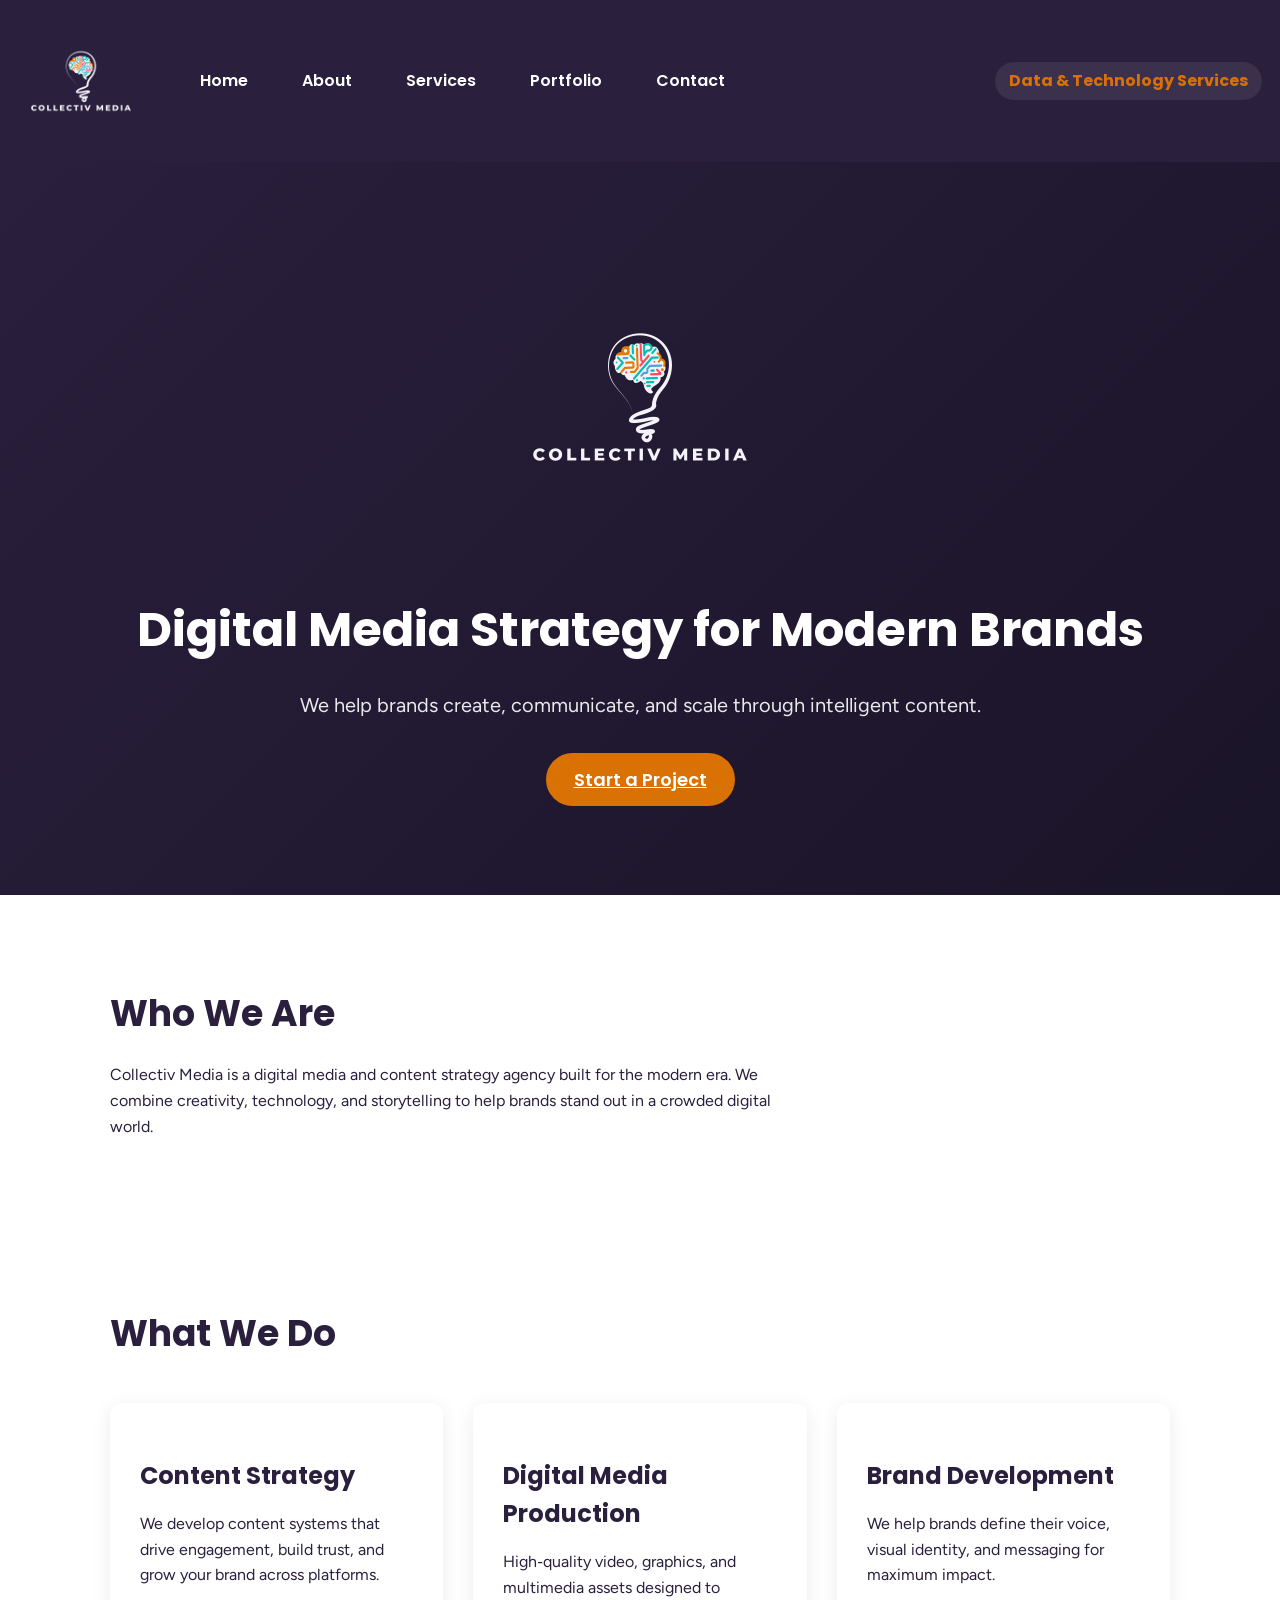
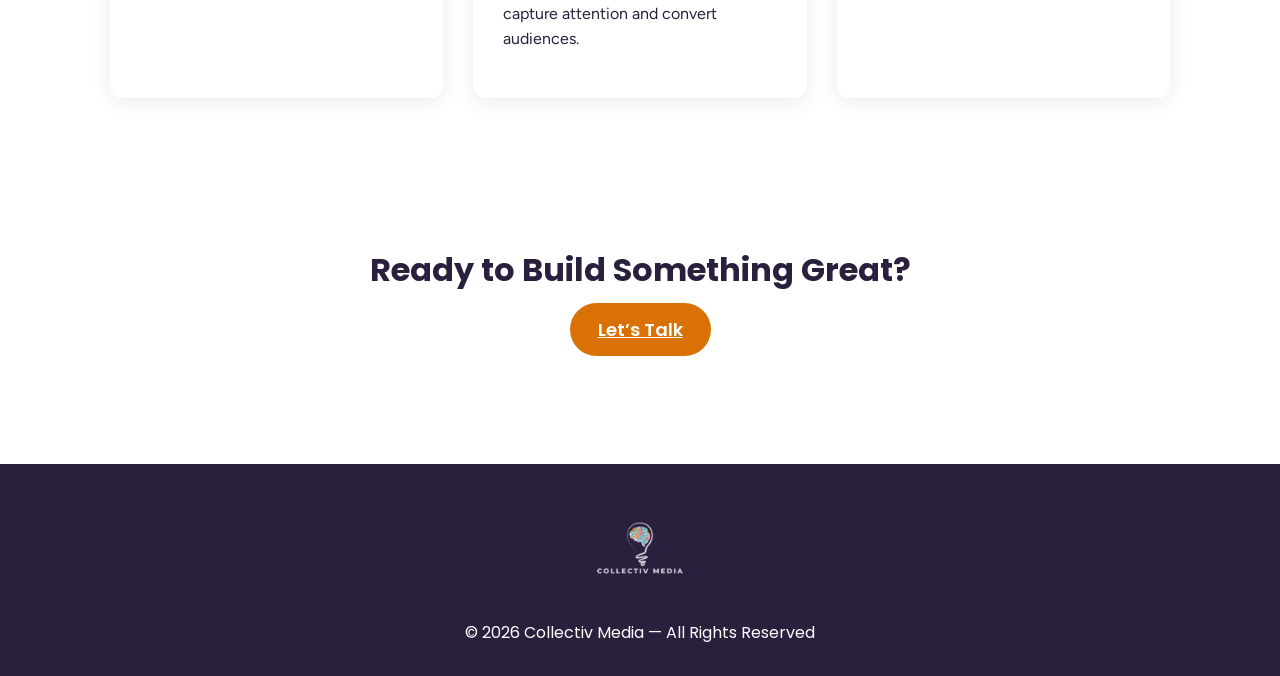
<file: index.html>
<!DOCTYPE html>
<html lang="en">
<head>
  <meta charset="UTF-8" />
  <meta name="viewport" content="width=device-width, initial-scale=1.0" />
  <title>Collectiv Media — Digital Media & Content Strategy</title>
  <link rel="stylesheet" href="style.css" />
</head>

<body>

  <!-- Navigation -->
 <nav>
  <a href="index.html" class="nav-logo">
    <img src="Assets/logo1_full_recolor.png" alt="Collectiv Media Logo" />
  </a>

  <!-- MOBILE MENU BUTTON -->
  <button class="cm-mobile-menu-btn" aria-label="Open Menu">
    <span></span>
    <span></span>
    <span></span>
  </button>

  <div class="nav-links">
    <a href="index.html">Home</a>
    <a href="about.html">About</a>
    <a href="services.html">Services</a>
    <a href="portfolio.html">Portfolio</a>
    <a href="contact.html">Contact</a>
  </div>

  <a href="NDIservices.html" class="nav-special">Data & Technology Services</a>
</nav>


  <!-- HERO SECTION -->
  <header>
    <img src="Assets/logo1_full_recolor.png" alt="Collectiv Media Logo" class="hero-logo" />

    <h1>Digital Media Strategy for Modern Brands</h1>
    <p>We help brands create, communicate, and scale through intelligent content.</p>
    <br />
    <a href="contact.html" class="btn">Start a Project</a>
  </header>

  <!-- ABOUT SECTION -->
  <section class="fade-in">
    <h2 style="font-family: var(--font-display); font-size: 36px; margin-bottom: 20px;">
      Who We Are
    </h2>
    <p style="max-width: 700px;">
      Collectiv Media is a digital media and content strategy agency built for the modern era.
      We combine creativity, technology, and storytelling to help brands stand out in a crowded digital world.
    </p>
  </section>

  <!-- SERVICES PREVIEW -->
  <section class="fade-in">
    <h2 style="font-family: var(--font-display); font-size: 36px; margin-bottom: 40px;">
      What We Do
    </h2>

    <div style="display: grid; grid-template-columns: repeat(auto-fit, minmax(280px, 1fr)); gap: 30px;">

      <div class="card">
        <h3 style="font-family: var(--font-display); font-size: 24px; margin-bottom: 10px;">
          Content Strategy
        </h3>
        <p>
          We develop content systems that drive engagement, build trust, and grow your brand across platforms.
        </p>
      </div>

      <div class="card">
        <h3 style="font-family: var(--font-display); font-size: 24px; margin-bottom: 10px;">
          Digital Media Production
        </h3>
        <p>
          High‑quality video, graphics, and multimedia assets designed to capture attention and convert audiences.
        </p>
      </div>

      <div class="card">
        <h3 style="font-family: var(--font-display); font-size: 24px; margin-bottom: 10px;">
          Brand Development
        </h3>
        <p>
          We help brands define their voice, visual identity, and messaging for maximum impact.
        </p>
      </div>

    </div>
  </section>

  <!-- CTA BANNER -->
  <section class="fade-in" style="text-align: center;">
    <h2 style="font-family: var(--font-display); font-size: 32px; margin-bottom: 20px;">
      Ready to Build Something Great?
    </h2>
    <a href="contact.html" class="btn">Let’s Talk</a>
  </section>

  <!-- FOOTER -->
  <footer>
    <div class="footer-logo">
      <img src="Assets/logo1_full_recolor.png" alt="Collectiv Media Logo" />
    </div>
    © 2026 Collectiv Media — All Rights Reserved
  </footer>

  <!-- MOBILE NAV JS -->
  <script>
    const cmMenuBtn = document.querySelector('.cm-mobile-menu-btn');
    const cmNavLinks = document.querySelector('nav .nav-links');

    cmMenuBtn.addEventListener('click', () => {
      cmMenuBtn.classList.toggle('active');
      cmNavLinks.classList.toggle('open');
    });
  </script>

</body>
</html>
</file>
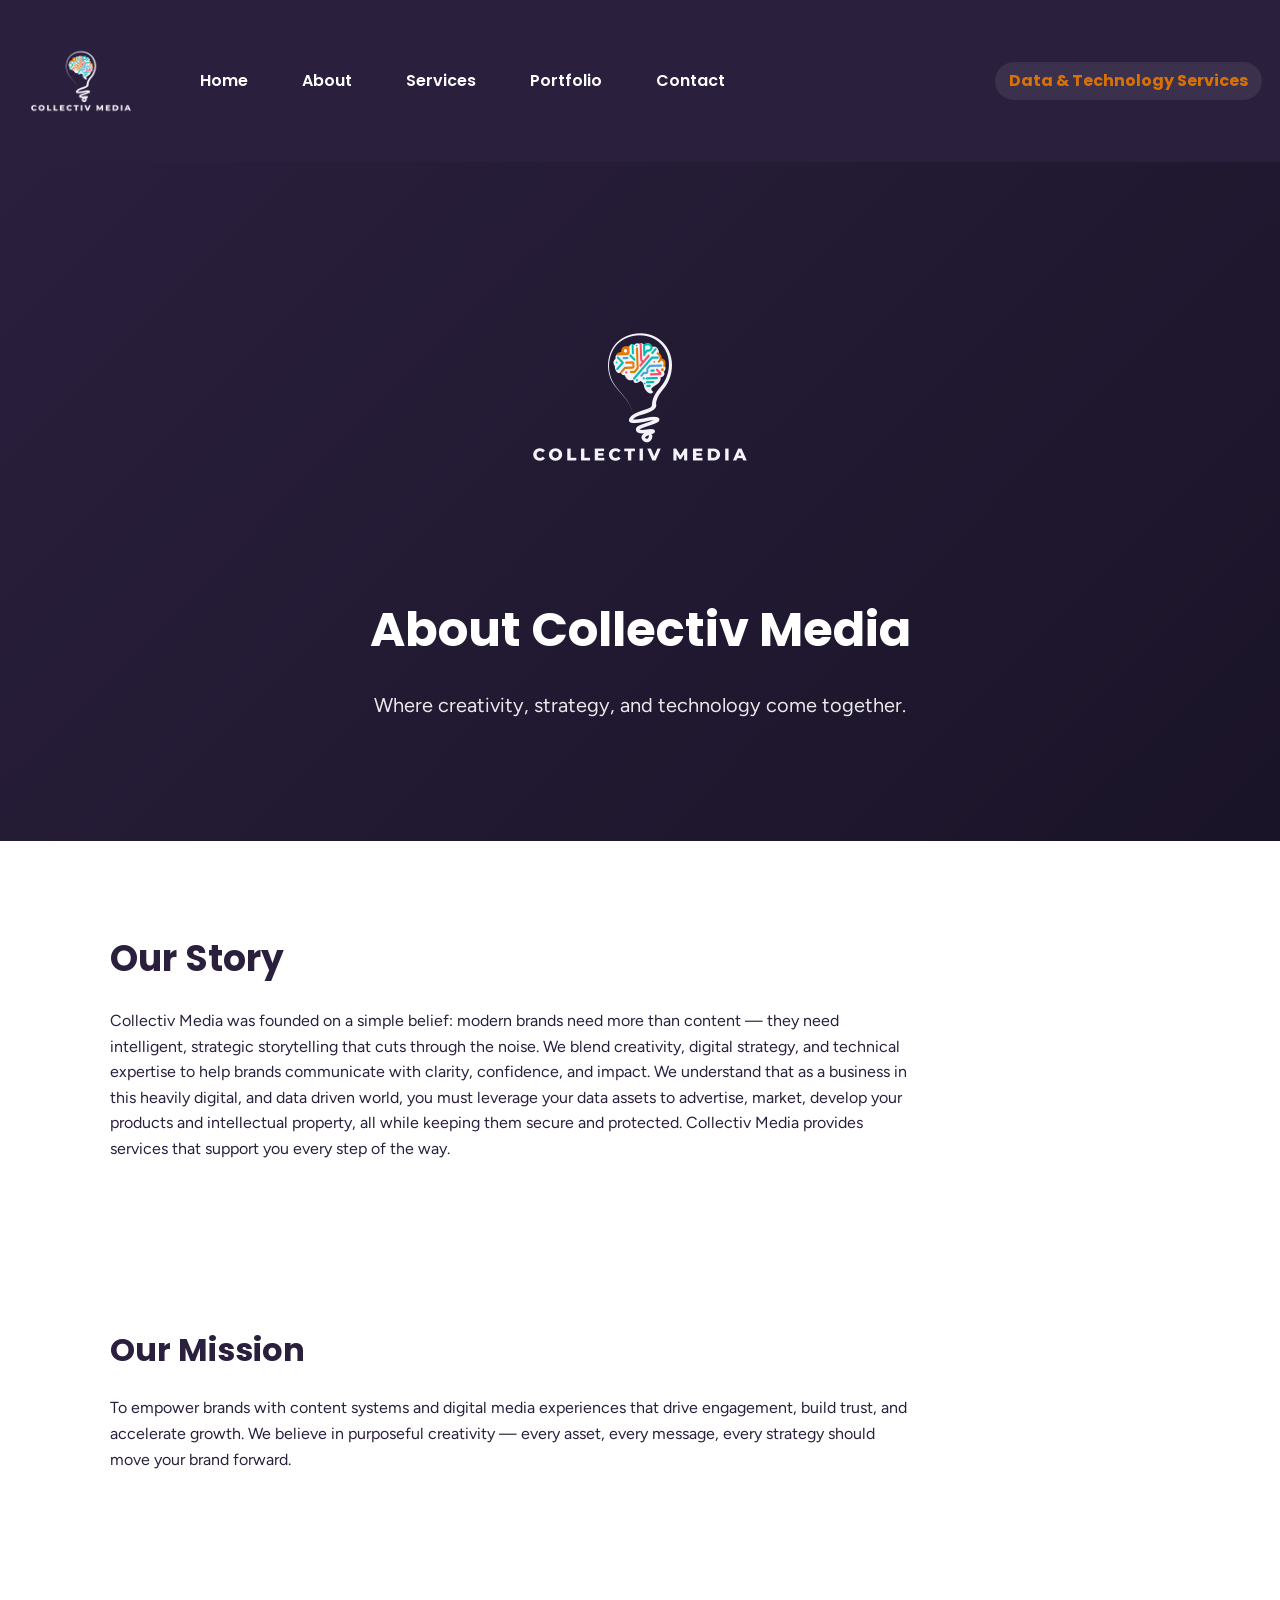
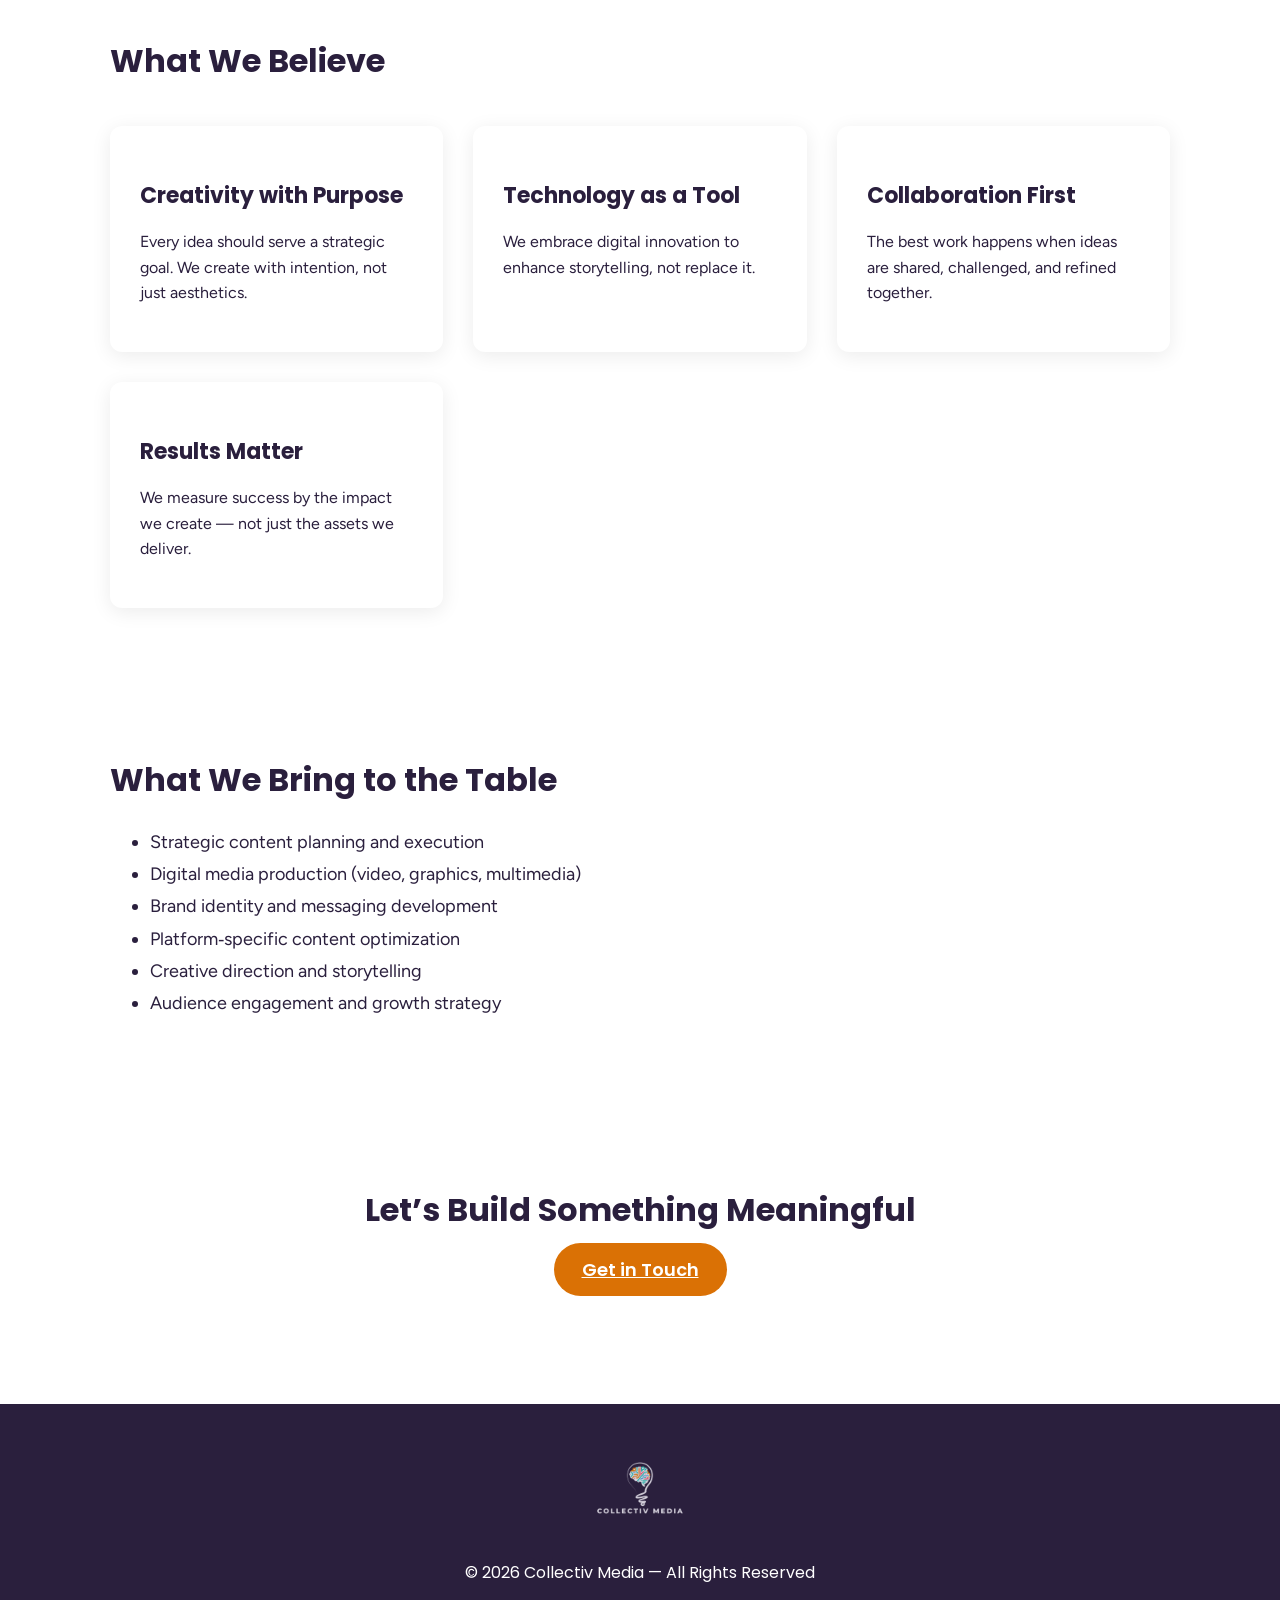
<file: about.html>
<!DOCTYPE html>
<html lang="en">
<head>
  <meta charset="UTF-8" />
  <meta name="viewport" content="width=device-width, initial-scale=1.0" />
  <title>About Us — Collectiv Media</title>
  <link rel="stylesheet" href="style.css" />
</head>

<body>

  <!-- Navigation -->
  <nav>
    <a href="index.html" class="nav-logo">
      <img src="Assets/logo1_full_recolor.png" alt="Collectiv Media Logo" />
    </a>

    <!-- MOBILE MENU BUTTON -->
    <button class="cm-mobile-menu-btn" aria-label="Open Menu">
      <span></span>
      <span></span>
      <span></span>
    </button>

    <div class="nav-links">
      <a href="index.html">Home</a>
      <a href="about.html">About</a>
      <a href="services.html">Services</a>
      <a href="portfolio.html">Portfolio</a>
      <a href="contact.html">Contact</a>
    </div>

    <a href="NDIservices.html" class="nav-special">Data & Technology Services</a>
  </nav>

  <!-- HERO -->
  <header>
    <img src="Assets/logo1_full_recolor.png" alt="Collectiv Media Logo" class="hero-logo" />

    <h1>About Collectiv Media</h1>
    <p>Where creativity, strategy, and technology come together.</p>
  </header>

  <!-- OUR STORY -->
  <section class="fade-in">
    <h2 style="font-family: var(--font-display); font-size: 36px; margin-bottom: 20px;">
      Our Story
    </h2>
    <p style="max-width: 800px;">
      Collectiv Media was founded on a simple belief: modern brands need more than content — 
      they need intelligent, strategic storytelling that cuts through the noise. 
      We blend creativity, digital strategy, and technical expertise to help brands communicate 
      with clarity, confidence, and impact.

      We understand that as a business in this heavily digital, and data driven world, you must 
      leverage your data assets to advertise, market, develop your products and intellectual property, 
      all while keeping them secure and protected. Collectiv Media provides services that support you 
      every step of the way.
    </p>
  </section>

  <!-- MISSION -->
  <section class="fade-in">
    <h2 style="font-family: var(--font-display); font-size: 32px; margin-bottom: 20px;">
      Our Mission
    </h2>
    <p style="max-width: 800px;">
      To empower brands with content systems and digital media experiences that drive engagement, 
      build trust, and accelerate growth. We believe in purposeful creativity — every asset, 
      every message, every strategy should move your brand forward.
    </p>
  </section>

  <!-- VALUES GRID -->
  <section class="fade-in">
    <h2 style="font-family: var(--font-display); font-size: 32px; margin-bottom: 40px;">
      What We Believe
    </h2>

    <div style="display: grid; grid-template-columns: repeat(auto-fit, minmax(260px, 1fr)); gap: 30px;">

      <div class="card">
        <h3 style="font-family: var(--font-display); font-size: 22px; margin-bottom: 10px;">
          Creativity with Purpose
        </h3>
        <p>
          Every idea should serve a strategic goal. We create with intention, not just aesthetics.
        </p>
      </div>

      <div class="card">
        <h3 style="font-family: var(--font-display); font-size: 22px; margin-bottom: 10px;">
          Technology as a Tool
        </h3>
        <p>
          We embrace digital innovation to enhance storytelling, not replace it.
        </p>
      </div>

      <div class="card">
        <h3 style="font-family: var(--font-display); font-size: 22px; margin-bottom: 10px;">
          Collaboration First
        </h3>
        <p>
          The best work happens when ideas are shared, challenged, and refined together.
        </p>
      </div>

      <div class="card">
        <h3 style="font-family: var(--font-display); font-size: 22px; margin-bottom: 10px;">
          Results Matter
        </h3>
        <p>
          We measure success by the impact we create — not just the assets we deliver.
        </p>
      </div>

    </div>
  </section>

  <!-- CAPABILITIES -->
  <section class="fade-in">
    <h2 style="font-family: var(--font-display); font-size: 32px; margin-bottom: 20px;">
      What We Bring to the Table
    </h2>

    <ul style="max-width: 800px; line-height: 1.8; font-size: 18px;">
      <li>Strategic content planning and execution</li>
      <li>Digital media production (video, graphics, multimedia)</li>
      <li>Brand identity and messaging development</li>
      <li>Platform‑specific content optimization</li>
      <li>Creative direction and storytelling</li>
      <li>Audience engagement and growth strategy</li>
    </ul>
  </section>

  <!-- CTA -->
  <section class="fade-in" style="text-align: center;">
    <h2 style="font-family: var(--font-display); font-size: 32px; margin-bottom: 20px;">
      Let’s Build Something Meaningful
    </h2>
    <a href="contact.html" class="btn">Get in Touch</a>
  </section>

  <!-- FOOTER -->
  <footer>
    <div class="footer-logo">
      <img src="Assets/logo1_full_recolor.png" alt="Collectiv Media Logo" />
    </div>
    © 2026 Collectiv Media — All Rights Reserved
  </footer>

  <!-- MOBILE NAV JS -->
  <script>
    const cmMenuBtn = document.querySelector('.cm-mobile-menu-btn');
    const cmNavLinks = document.querySelector('nav .nav-links');

    cmMenuBtn.addEventListener('click', () => {
      cmMenuBtn.classList.toggle('active');
      cmNavLinks.classList.toggle('open');
    });
  </script>

</body>
</html>
</file>
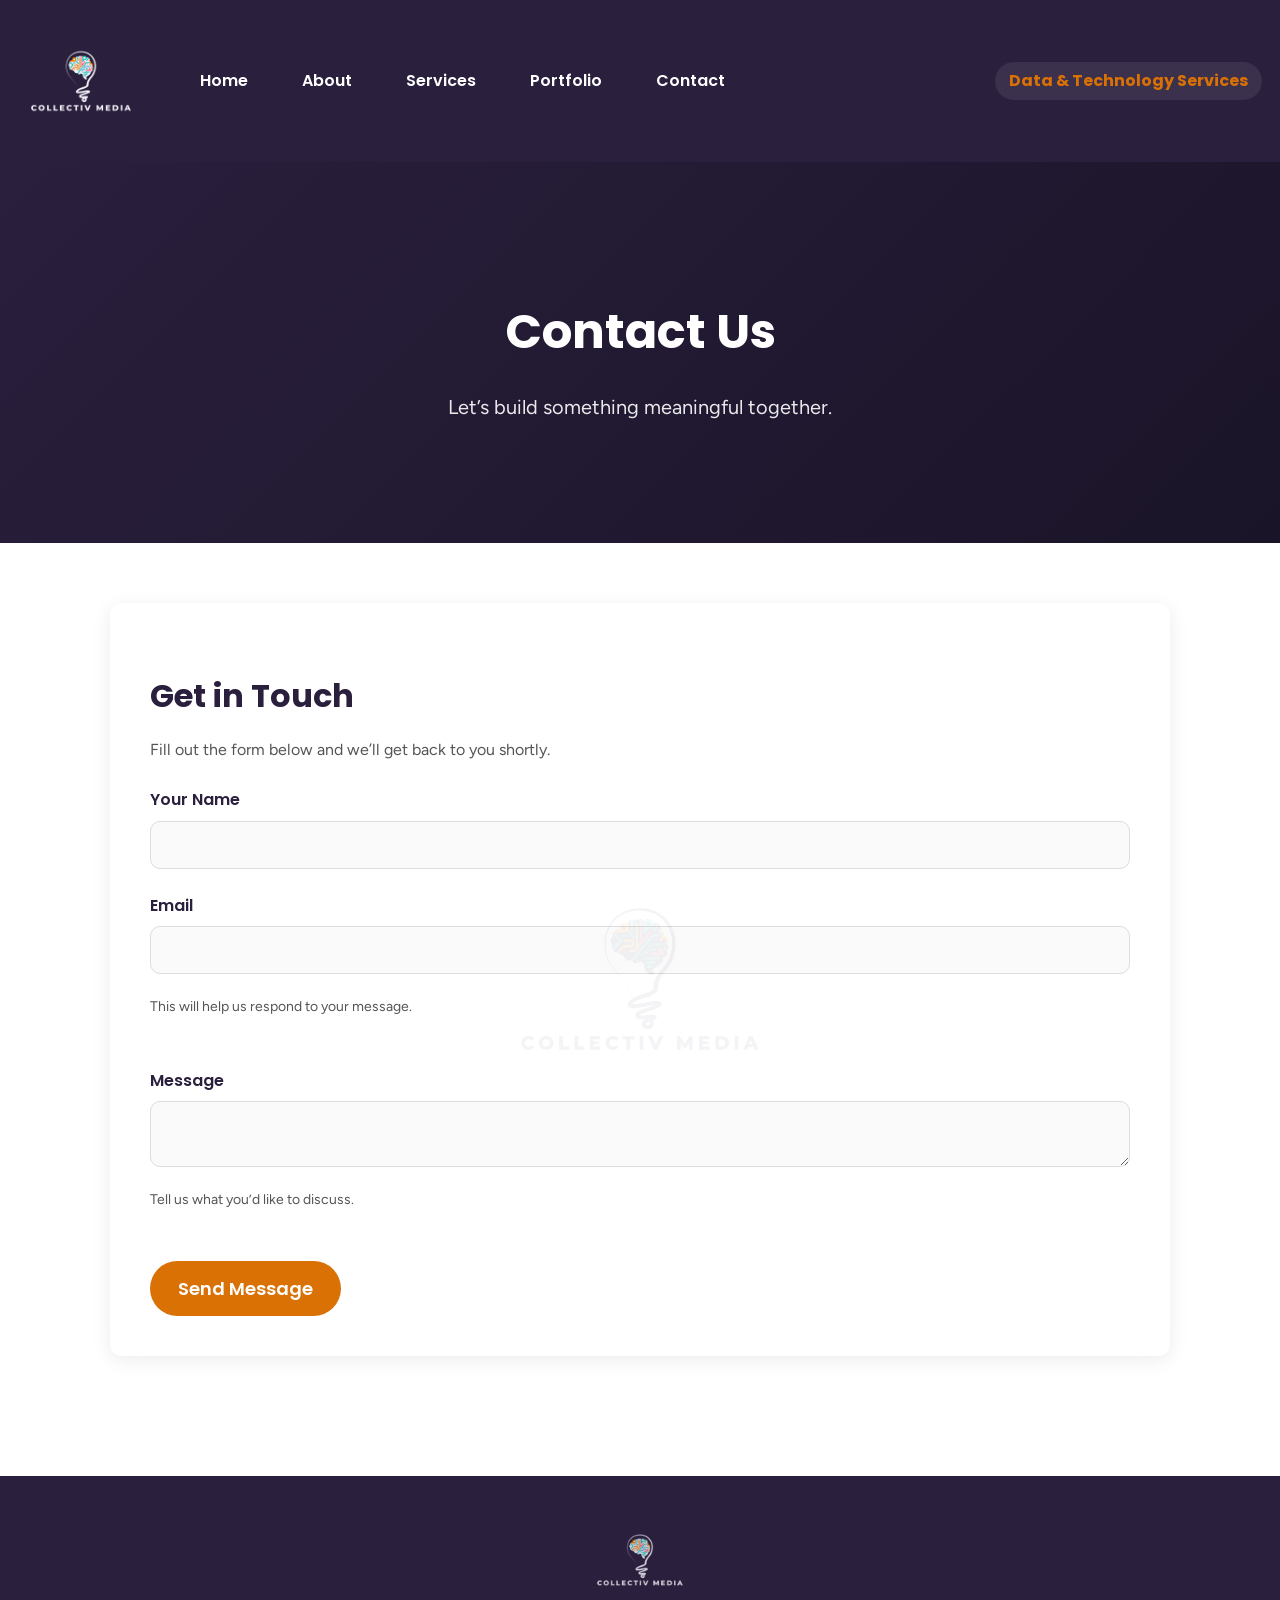
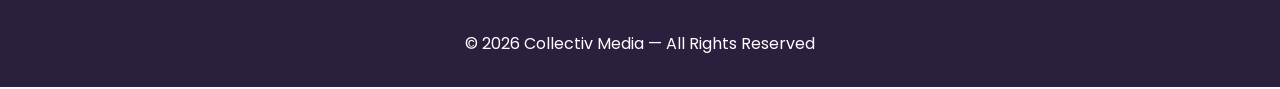
<file: contact.html>
<!DOCTYPE html>
<html lang="en">
<head>
  <meta charset="UTF-8" />
  <meta name="viewport" content="width=device-width, initial-scale=1.0" />
  <title>Contact Us — Collectiv Media</title>
  <link rel="stylesheet" href="style.css" />
</head>

<body>

  <!-- Background Accent -->
  <div class="bg-accent"></div>

  <!-- Navigation -->
  <nav>
    <a href="index.html" class="nav-logo">
      <img src="Assets/logo1_full_recolor.png" alt="Collectiv Media Logo" />
    </a>

    <!-- MOBILE MENU BUTTON -->
    <button class="cm-mobile-menu-btn" aria-label="Open Menu">
      <span></span>
      <span></span>
      <span></span>
    </button>

    <div class="nav-links">
      <a href="index.html">Home</a>
      <a href="about.html">About</a>
      <a href="services.html">Services</a>
      <a href="portfolio.html">Portfolio</a>
      <a href="contact.html">Contact</a>
    </div>

    <a href="NDIservices.html" class="nav-special">Data & Technology Services</a>
  </nav>

  <!-- HERO -->
  <header>
    <h1>Contact Us</h1>
    <p>Let’s build something meaningful together.</p>
  </header>

  <!-- CONTACT SECTION -->
  <section style="position: relative;">

    <!-- Watermark -->
    <img src="Assets/Collectiv_Media-clear.png" alt="Watermark" class="portfolio-watermark" />

    <div class="contact-container">
      <h2 style="font-family: var(--font-display); font-size: 32px; margin-bottom: 10px;">
        Get in Touch
      </h2>
      <p style="margin-bottom: 25px;">
        Fill out the form below and we’ll get back to you shortly.
      </p>

      <!-- Success Message -->
      <div id="success-message" class="success-message" style="display:none;">
        <strong>Message sent!</strong> Thanks for reaching out — we’ll respond soon.
      </div>

      <!-- FORMSPREE FORM -->
      <form
        action="https://formspree.io/f/{FORM_ID}"
        class="fs-form"
        target="_top"
        method="POST"
      >
        <div class="fs-field">
          <label class="fs-label" for="name">Your Name</label>
          <input class="fs-input" id="name" name="name" required />
        </div>

        <div class="fs-field">
          <label class="fs-label" for="email">Email</label>
          <input class="fs-input" id="email" name="email" required />
          <p class="fs-description">
            This will help us respond to your message.
          </p>
        </div>

        <div class="fs-field">
          <label class="fs-label" for="message">Message</label>
          <textarea
            class="fs-textarea"
            id="message"
            name="message"
            required
          ></textarea>
          <p class="fs-description">Tell us what you’d like to discuss.</p>
        </div>

        <div class="fs-button-group">
          <button class="fs-button" type="submit">Send Message</button>
        </div>
      </form>
    </div>

  </section>

  <!-- FOOTER -->
  <footer>
    <div class="footer-logo">
      <img src="Assets/logo1_full_recolor.png" alt="Collectiv Media Logo" />
    </div>
    © 2026 Collectiv Media — All Rights Reserved
  </footer>

  <!-- SUCCESS MESSAGE SCRIPT -->
  <script>
    const params = new URLSearchParams(window.location.search);
    if (params.get("sent") === "1") {
      document.getElementById("success-message").style.display = "block";
    }
  </script>

  <!-- MOBILE NAV JS -->
  <script>
    const cmMenuBtn = document.querySelector('.cm-mobile-menu-btn');
    const cmNavLinks = document.querySelector('nav .nav-links');

    cmMenuBtn.addEventListener('click', () => {
      cmMenuBtn.classList.toggle('active');
      cmNavLinks.classList.toggle('open');
    });
  </script>

</body>
</html>
</file>
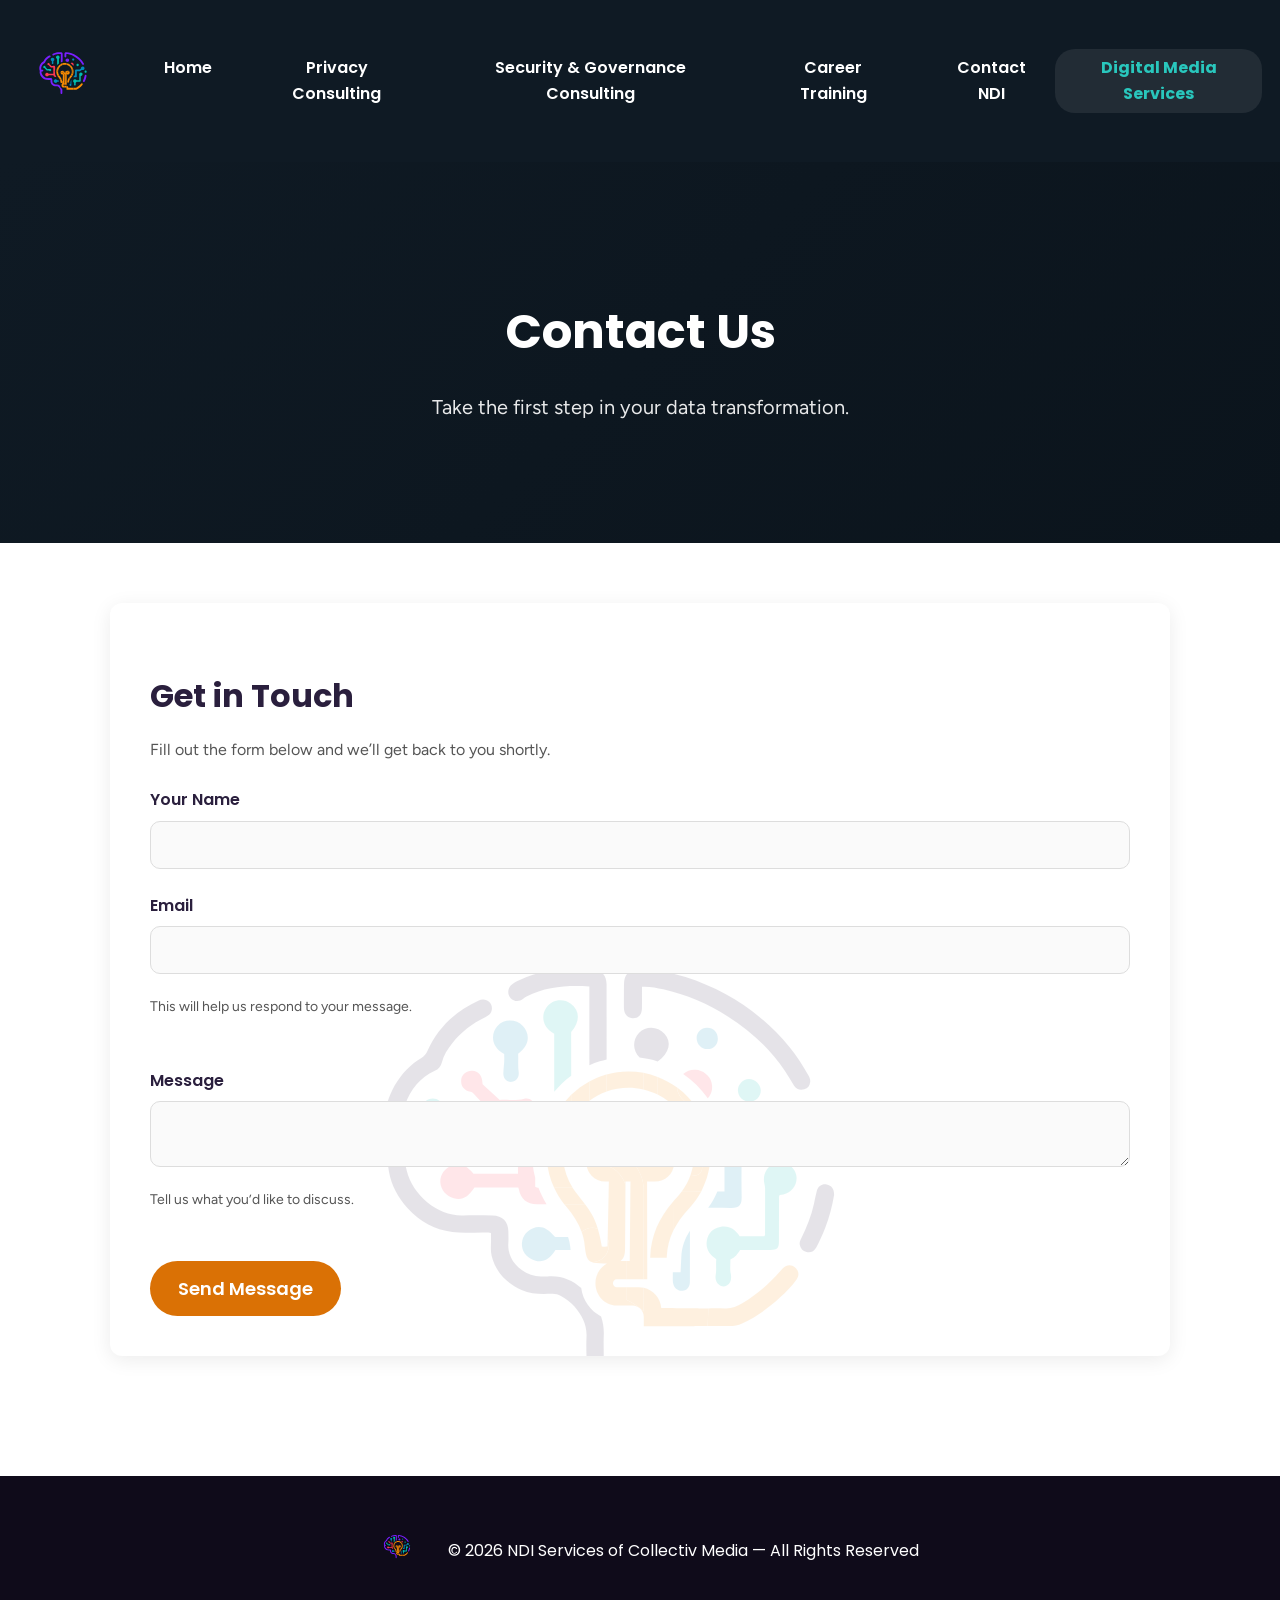
<file: contactNDI.html>
<!DOCTYPE html>
<html lang="en">
<head>
  <meta charset="UTF-8" />
  <meta name="viewport" content="width=device-width, initial-scale=1.0" />
  <title>Contact Us — NDI Services</title>

  <link rel="stylesheet" href="style.css" />
  <link rel="stylesheet" href="NDIstyle.css">

  <!-- Page‑specific logo override (safe, isolated) -->
  <style>
    body.ndi-page .nav-logo img {
      content: url("Assets/ndi-logo-light.svg") !important;
    }
  </style>
</head>

<body class="ndi-page">

  <!-- Background Accent -->
  <div class="bg-accent"></div>

  <!-- Navigation -->
  <nav>
    <a href="NDIservices.html" class="nav-logo">
      <img src="Assets/ndi-logo-light.svg" alt="NDI Services" />
    </a>

    <!-- MOBILE MENU BUTTON -->
    <button class="ndi-mobile-menu-btn" aria-label="Open Menu">
      <span></span>
      <span></span>
      <span></span>
    </button>

    <div class="nav-links">
      <a href="NDIservices.html">Home</a>
      <a href="NDIprivacy.html">Privacy Consulting</a>
      <a href="NDIgovernance.html">Security & Governance Consulting</a>
      <a href="NDIcareers.html">Career Training</a>
      <a href="contactNDI.html">Contact NDI</a>
    </div>

    <a href="NDIservices.html" class="nav-special">Digital Media Services</a>
  </nav>

  <!-- HERO -->
  <header>
    <h1>Contact Us</h1>
    <p>Take the first step in your data transformation.</p>
  </header>

  <!-- CONTACT SECTION -->
  <section style="position: relative;">

    <!-- Watermark -->
    <img src="Assets/ndi-logo-icon.svg" alt="Watermark" class="portfolio-watermark" />

    <div class="contact-container">
      <h2 style="font-family: var(--font-display); font-size: 32px; margin-bottom: 10px;">
        Get in Touch
      </h2>
      <p style="margin-bottom: 25px;">
        Fill out the form below and we’ll get back to you shortly.
      </p>

      <!-- Success Message -->
      <div id="success-message" class="success-message" style="display:none;">
        <strong>Message sent!</strong> Thanks for reaching out — we’ll respond soon.
      </div>

      <!-- FORMSPREE FORM -->
      <form
        action="https://formspree.io/f/{FORM_ID}"
        class="fs-form"
        target="_top"
        method="POST"
      >
        <div class="fs-field">
          <label class="fs-label" for="name">Your Name</label>
          <input class="fs-input" id="name" name="name" required />
        </div>

        <div class="fs-field">
          <label class="fs-label" for="email">Email</label>
          <input class="fs-input" id="email" name="email" required />
          <p class="fs-description">
            This will help us respond to your message.
          </p>
        </div>

        <div class="fs-field">
          <label class="fs-label" for="message">Message</label>
          <textarea
            class="fs-textarea"
            id="message"
            name="message"
            required
          ></textarea>
          <p class="fs-description">Tell us what you’d like to discuss.</p>
        </div>

        <div class="fs-button-group">
          <button class="fs-button" type="submit">Send Message</button>
        </div>
      </form>
    </div>

  </section>

  <!-- FOOTER -->
  <footer>
    <div class="ndi-footer-inner">
      <img src="Assets/ndi-logo-light.svg" class="ndi-footer-logo" alt="NDI Logo">
      <span>© 2026 NDI Services of Collectiv Media — All Rights Reserved</span>
    </div>
  </footer>

  <!-- SUCCESS MESSAGE SCRIPT -->
  <script>
    const params = new URLSearchParams(window.location.search);
    if (params.get("sent") === "1") {
      document.getElementById("success-message").style.display = "block";
    }
  </script>

  <!-- MOBILE NAV JS -->
  <script>
    const menuBtn = document.querySelector('.ndi-mobile-menu-btn');
    const navLinks = document.querySelector('nav .nav-links');

    menuBtn.addEventListener('click', () => {
      menuBtn.classList.toggle('active');
      navLinks.classList.toggle('open');
    });
  </script>

</body>
</html>
</file>
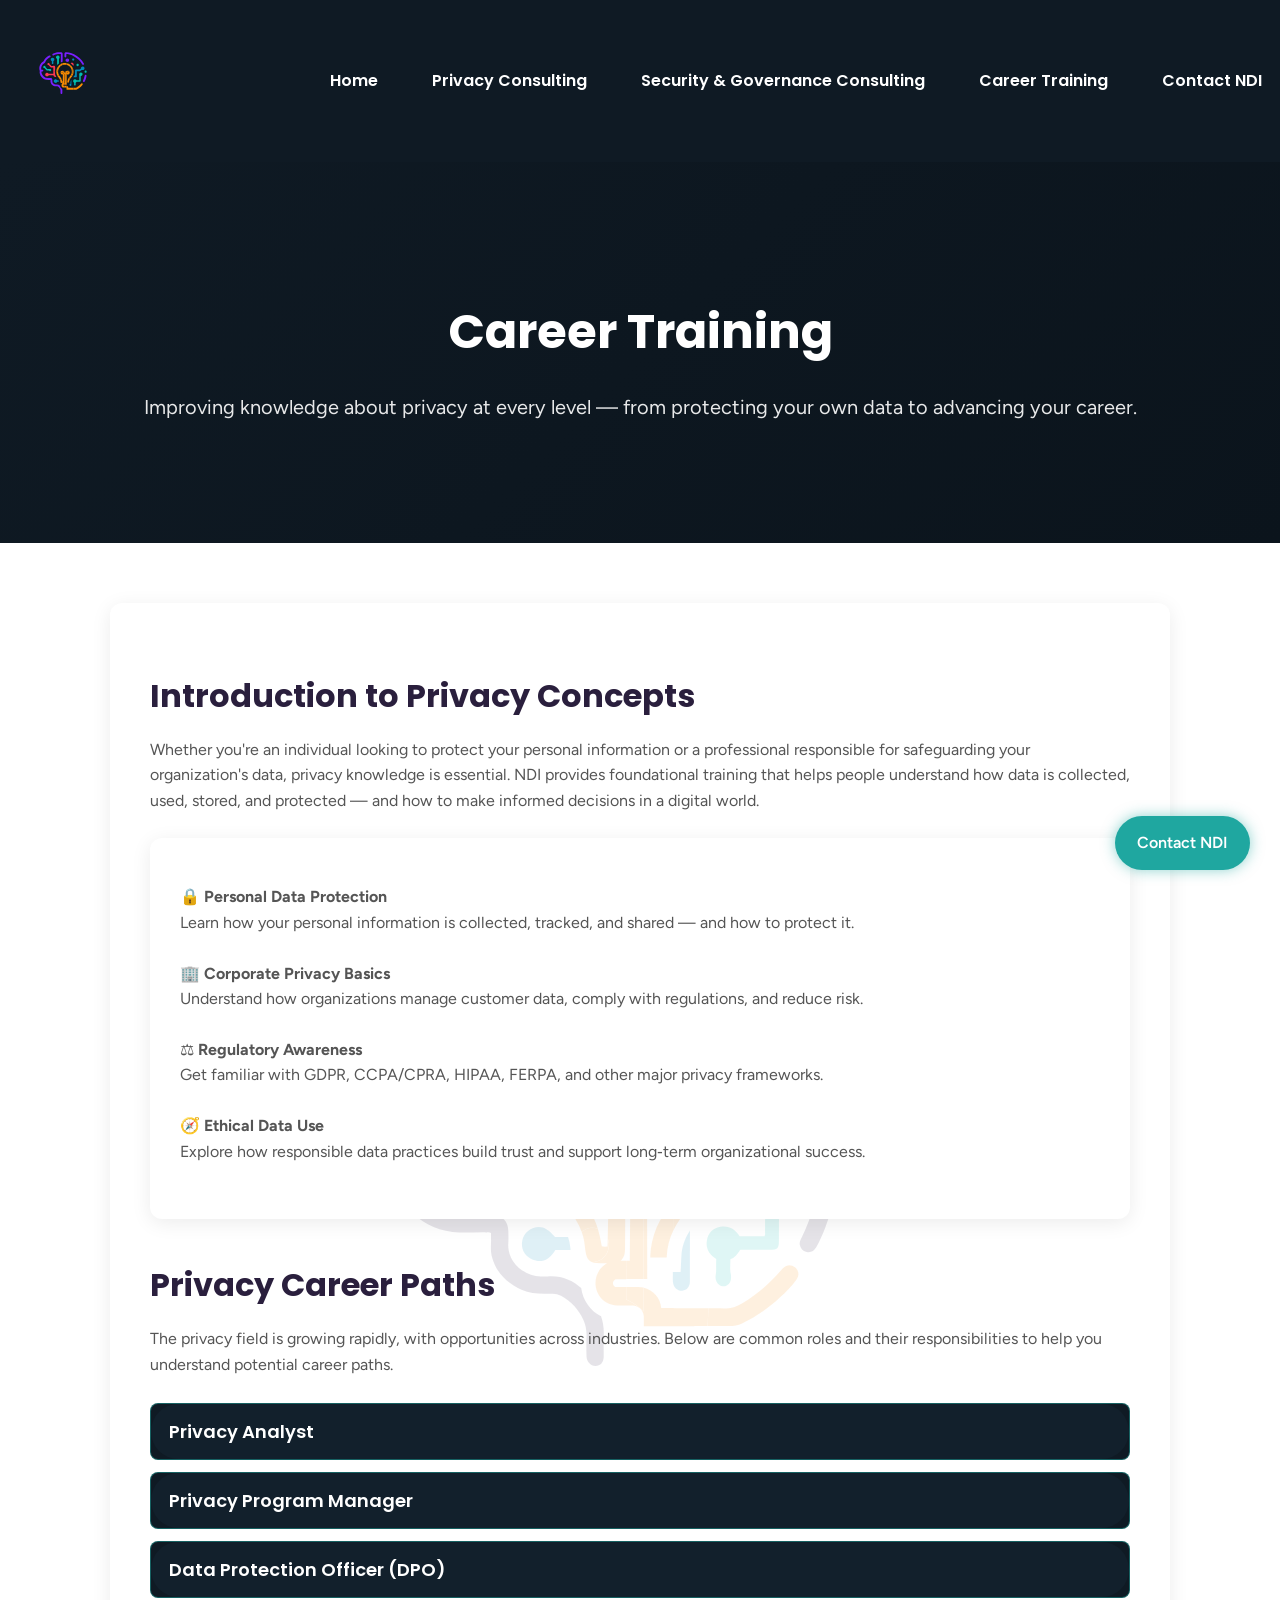
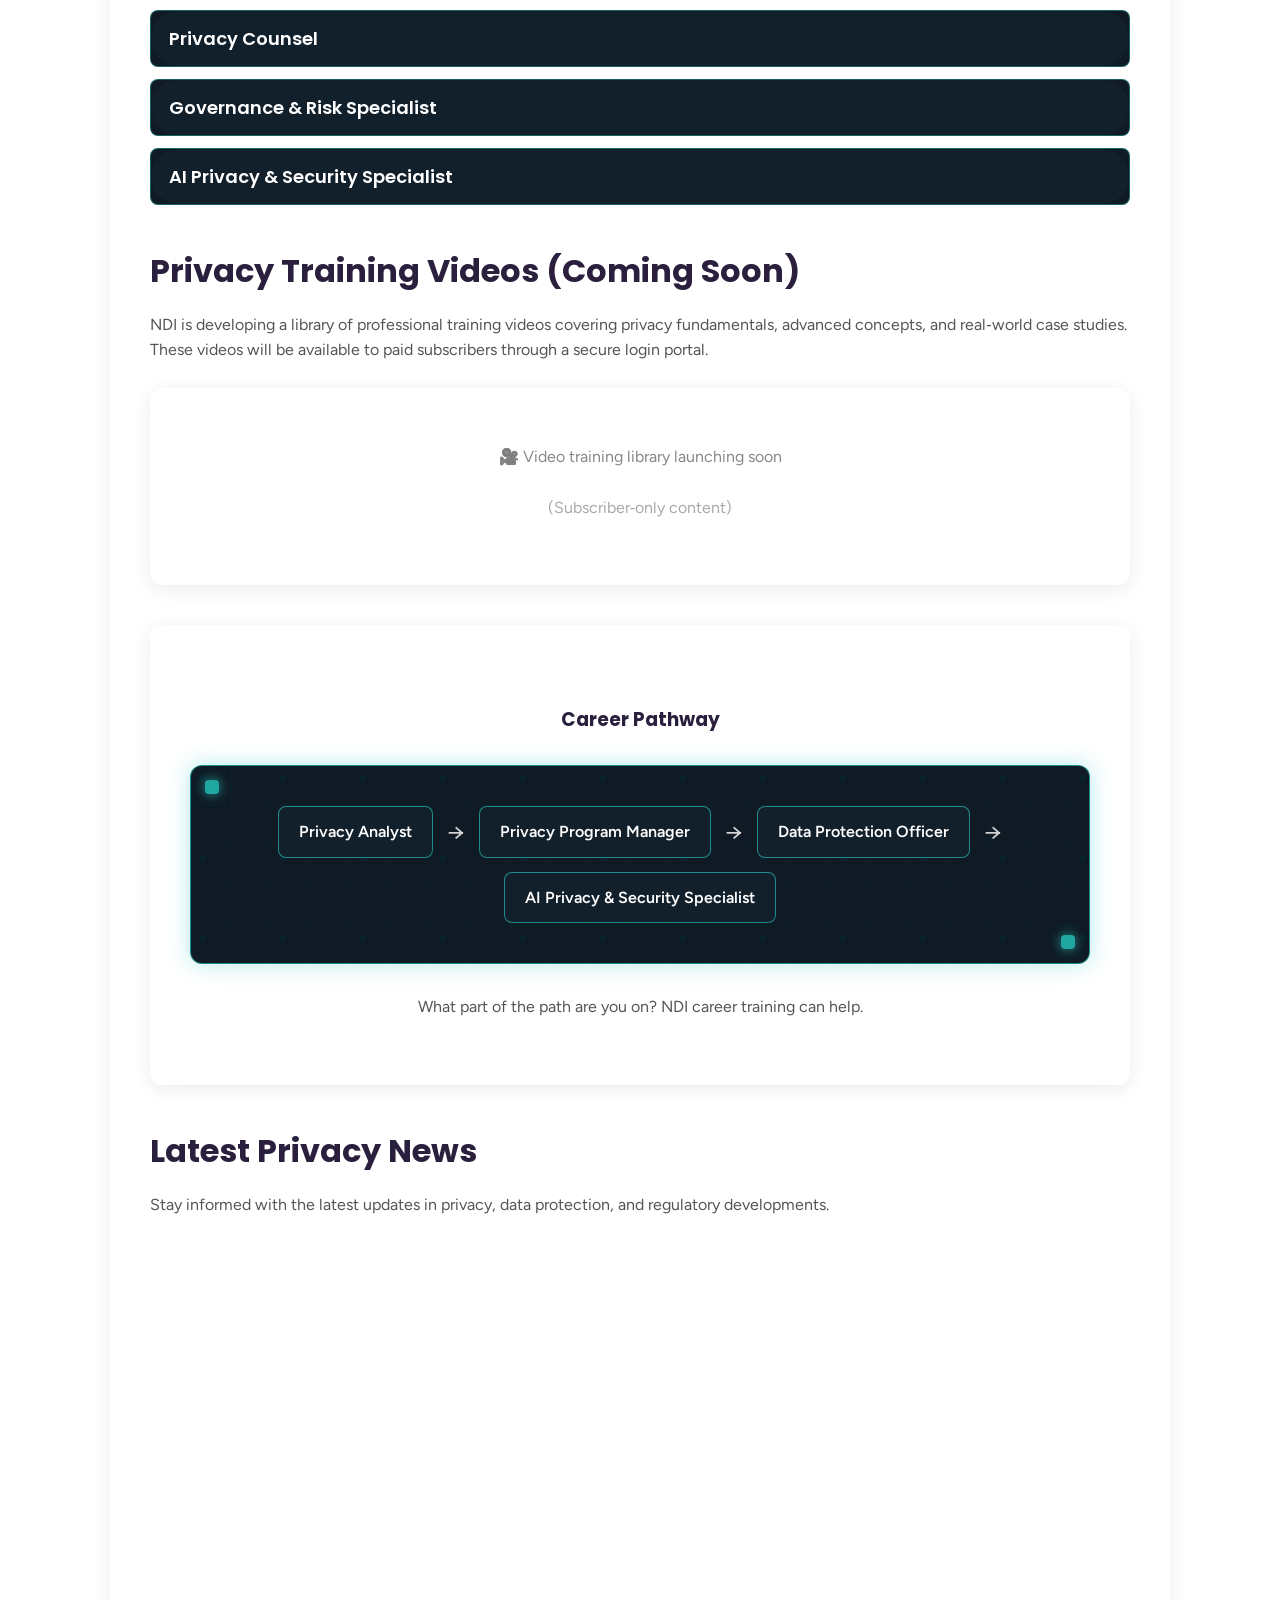
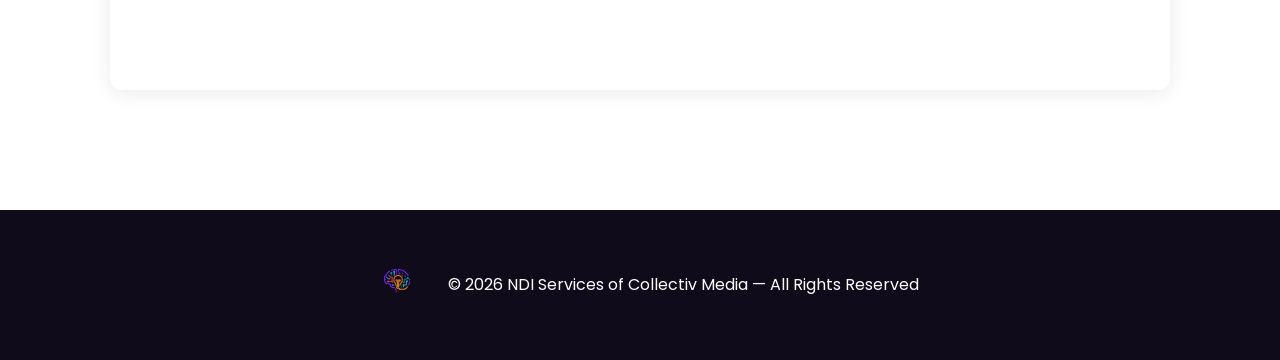
<file: NDIcareers.html>
<!DOCTYPE html>
<html lang="en">
<head>
  <meta charset="UTF-8" />
  <meta name="viewport" content="width=device-width, initial-scale=1.0" />
  <title>Career Training — NDI Services</title>

  <link rel="stylesheet" href="style.css" />
  <link rel="stylesheet" href="NDIstyle.css" />

  <!-- Page‑specific logo override (safe, isolated) -->
  <style>
    body.ndi-page .nav-logo img {
      content: url("Assets/ndi-logo-light.svg") !important;
    }
  </style>
</head>

<body class="ndi-page">

  <!-- Navigation -->
  <nav>
    <a href="NDIservices.html" class="nav-logo">
      <img src="Assets/ndi-logo-light.svg" alt="NDI Services Logo" />
    </a>

    <!-- MOBILE MENU BUTTON -->
    <button class="ndi-mobile-menu-btn" aria-label="Open Menu">
      <span></span>
      <span></span>
      <span></span>
    </button>

    <div class="nav-links">
      <a href="NDIservices.html">Home</a>
      <a href="NDIprivacy.html">Privacy Consulting</a>
      <a href="NDIgovernance.html">Security & Governance Consulting</a>
      <a href="NDIcareers.html">Career Training</a>
      <a href="contactNDI.html">Contact NDI</a>
    </div>
  </nav>

  <!-- HERO -->
  <header>
    <h1>Career Training</h1>
    <p>Improving knowledge about privacy at every level — from protecting your own data to advancing your career.</p>
  </header>

  <!-- MAIN CONTENT -->
  <section style="position: relative;">

    <div class="contact-container">

      <!-- SECTION 1: INTRO TO PRIVACY -->
      <h2 style="font-family: var(--font-display); font-size: 32px; margin-bottom: 10px;">
        Introduction to Privacy Concepts
      </h2>

      <p style="margin-bottom: 25px;">
        Whether you're an individual looking to protect your personal information or a professional responsible for
        safeguarding your organization's data, privacy knowledge is essential. NDI provides foundational training that
        helps people understand how data is collected, used, stored, and protected — and how to make informed decisions
        in a digital world.
      </p>

      <div class="card" style="margin-bottom: 40px;">
        <p><strong>🔒 Personal Data Protection</strong><br>
        Learn how your personal information is collected, tracked, and shared — and how to protect it.</p>

        <p><strong>🏢 Corporate Privacy Basics</strong><br>
        Understand how organizations manage customer data, comply with regulations, and reduce risk.</p>

        <p><strong>⚖ Regulatory Awareness</strong><br>
        Get familiar with GDPR, CCPA/CPRA, HIPAA, FERPA, and other major privacy frameworks.</p>

        <p><strong>🧭 Ethical Data Use</strong><br>
        Explore how responsible data practices build trust and support long‑term organizational success.</p>
      </div>


      <!-- SECTION 2: PRIVACY JOB TITLES -->
      <h2 style="font-family: var(--font-display); font-size: 32px; margin-bottom: 10px;">
        Privacy Career Paths
      </h2>

      <p style="margin-bottom: 25px;">
        The privacy field is growing rapidly, with opportunities across industries. Below are common roles and their
        responsibilities to help you understand potential career paths.
      </p>

      <div class="accordion">

        <div class="accordion-item">
          <button class="accordion-header">Privacy Analyst</button>
          <div class="accordion-body">
            Supports privacy operations, conducts assessments, and monitors compliance activities.
          </div>
        </div>

        <div class="accordion-item">
          <button class="accordion-header">Privacy Program Manager</button>
          <div class="accordion-body">
            Oversees privacy initiatives, manages policies, and coordinates cross‑functional compliance efforts.
          </div>
        </div>

        <div class="accordion-item">
          <button class="accordion-header">Data Protection Officer (DPO)</button>
          <div class="accordion-body">
            Ensures regulatory compliance, manages risk, and serves as the point of contact for regulators.
          </div>
        </div>

        <div class="accordion-item">
          <button class="accordion-header">Privacy Counsel</button>
          <div class="accordion-body">
            Provides legal guidance on data protection laws, contracts, and regulatory obligations.
          </div>
        </div>

        <div class="accordion-item">
          <button class="accordion-header">Governance & Risk Specialist</button>
          <div class="accordion-body">
            Focuses on data governance, risk assessments, and operational controls.
          </div>
        </div>

        <div class="accordion-item">
          <button class="accordion-header">AI Privacy & Security Specialist</button>
          <div class="accordion-body">
            Addresses privacy risks in AI systems, including LLMs, model training data, and automated decision‑making.
          </div>
        </div>

      </div>



      <!-- SECTION 3: TRAINING VIDEO PLACEHOLDER -->
      <h2 style="font-family: var(--font-display); font-size: 32px; margin-bottom: 10px;">
        Privacy Training Videos (Coming Soon)
      </h2>

      <p style="margin-bottom: 25px;">
        NDI is developing a library of professional training videos covering privacy fundamentals, advanced concepts,
        and real‑world case studies. These videos will be available to paid subscribers through a secure login portal.
      </p>

      <div class="card" style="margin-bottom: 40px; text-align:center; padding: 40px;">
        <p style="opacity: 0.7;">🎥 Video training library launching soon</p>
        <p style="opacity: 0.5;">(Subscriber‑only content)</p>
      </div>
      
      <div class="card" style="margin-bottom: 40px; text-align:center; padding: 40px;">
        <h3 style="font-family: var(--font-display); margin-top: 40px;">Career Pathway</h3>

        <div class="career-pathway">
          <div class="path-step">Privacy Analyst</div>
          <div class="path-arrow">→</div>
          <div class="path-step">Privacy Program Manager</div>
          <div class="path-arrow">→</div>
          <div class="path-step">Data Protection Officer</div>
          <div class="path-arrow">→</div>
          <div class="path-step">AI Privacy & Security Specialist</div>
          <div class="corner-node"></div>
        </div>

        <p style="margin-bottom: 25px;">
          What part of the path are you on? NDI career training can help. 
        </p>
      </div>

      <!-- SECTION 4: RSS FEED -->
      <h2 style="font-family: var(--font-display); font-size: 32px; margin-bottom: 10px;">
        Latest Privacy News
      </h2>

      <p style="margin-bottom: 25px;">
        Stay informed with the latest updates in privacy, data protection, and regulatory developments.
      </p>

      <!-- RSS FEED EMBED -->
      <iframe 
        src="https://www.dataprotectionreport.com/feed/"
        style="width:100%; height:400px; border:1px solid rgba(255,255,255,0.2); border-radius:8px; background:white;">
      </iframe>

    </div>

  </section>

  <!-- FOOTER -->
  <footer>
    <div class="ndi-footer-inner">
      <img src="Assets/ndi-logo-light.svg" class="ndi-footer-logo" alt="NDI Logo">
      <span>© 2026 NDI Services of Collectiv Media — All Rights Reserved</span>
    </div>
  </footer>

  <a href="contactNDI.html" class="floating-cta-ndi">Contact NDI</a>

  <!-- ACCORDION SCRIPT -->
  <script>
    document.querySelectorAll('.accordion-header').forEach(header => {
      header.addEventListener('click', () => {
        const item = header.parentElement;
        const accordion = item.parentElement;

        accordion.querySelectorAll('.accordion-item').forEach(i => {
          if (i !== item) i.classList.remove('active');
        });

        item.classList.toggle('active');
      });
    });
  </script>

  <!-- MOBILE NAV JS -->
  <script>
    const menuBtn = document.querySelector('.ndi-mobile-menu-btn');
    const navLinks = document.querySelector('nav .nav-links');

    menuBtn.addEventListener('click', () => {
      menuBtn.classList.toggle('active');
      navLinks.classList.toggle('open');
    });
  </script>

</body>
</html>
</file>
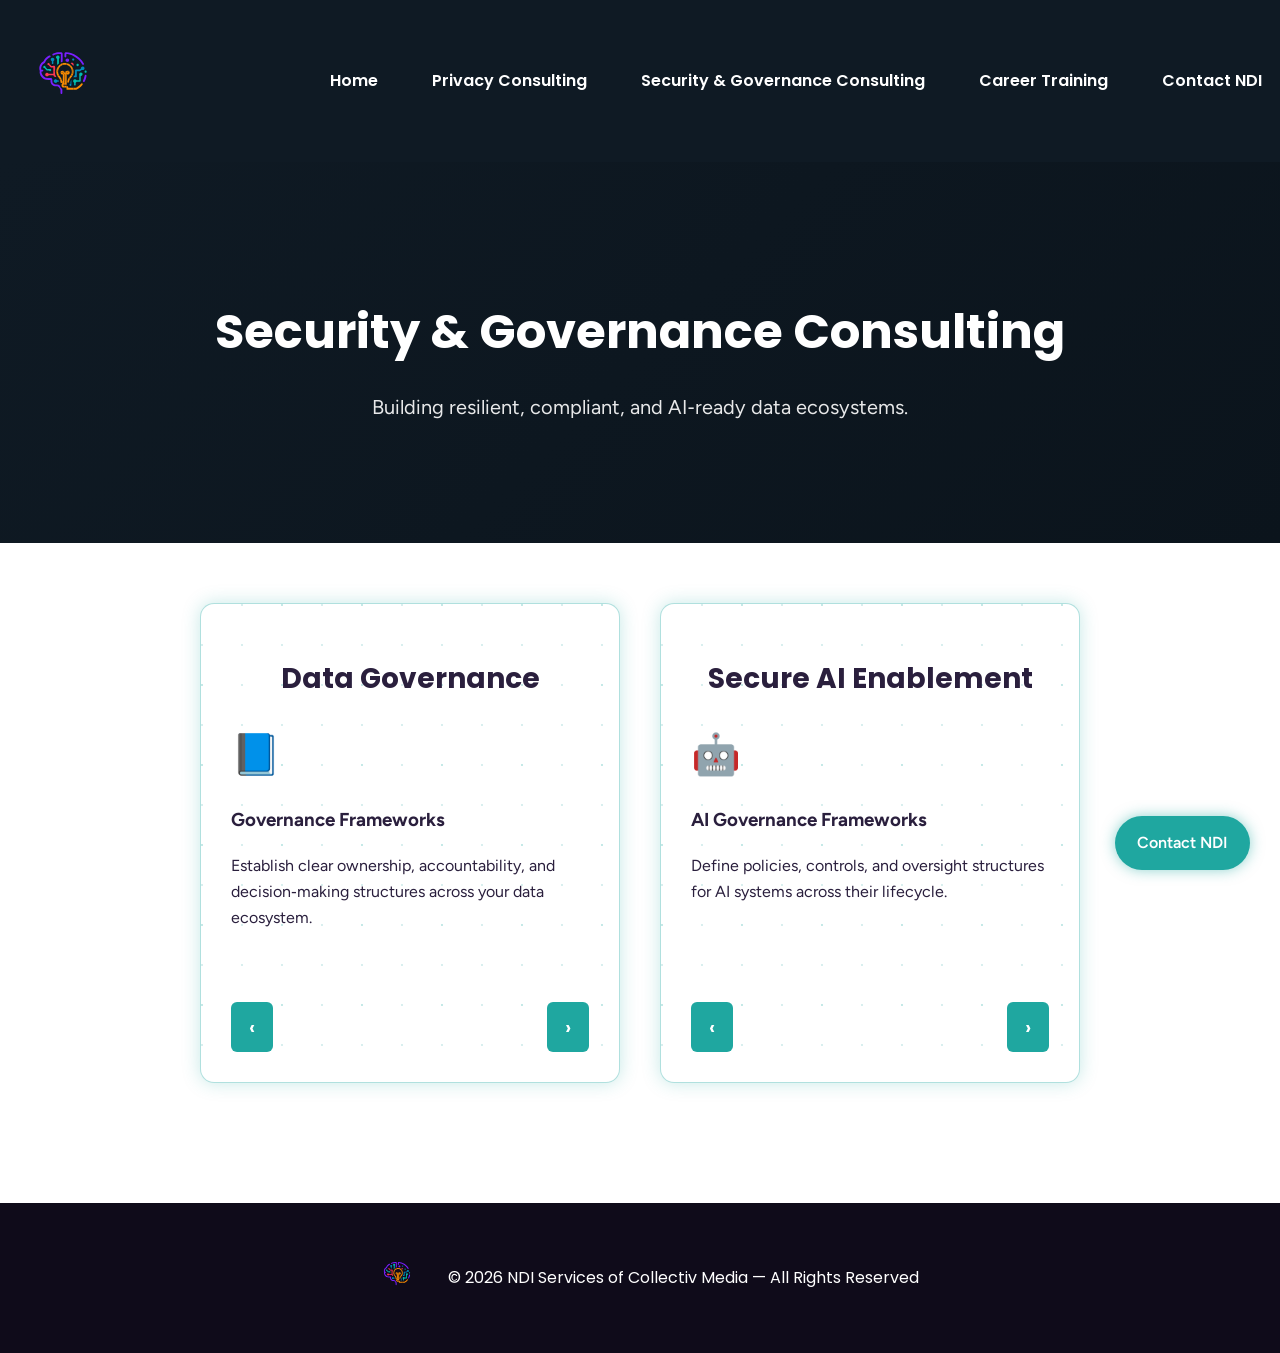
<file: NDIgovernance.html>
<!DOCTYPE html>
<html lang="en">
<head>
  <meta charset="UTF-8" />
  <meta name="viewport" content="width=device-width, initial-scale=1.0" />
  <title>Security & Governance Consulting — NDI Services</title>

  <link rel="stylesheet" href="style.css" />
  <link rel="stylesheet" href="NDIstyle.css" />

  <!-- Page‑specific logo override (safe, isolated) -->
  <style>
    body.ndi-page .nav-logo img {
      content: url("Assets/ndi-logo-light.svg") !important;
    }
  </style>
</head>

<body class="ndi-page">

  <!-- Navigation -->
  <nav>
    <a href="NDIservices.html" class="nav-logo">
      <img src="Assets/ndi-logo-light.svg" alt="NDI Services Logo" />
    </a>

    <!-- MOBILE MENU BUTTON -->
    <button class="ndi-mobile-menu-btn" aria-label="Open Menu">
      <span></span>
      <span></span>
      <span></span>
    </button>

    <div class="nav-links">
      <a href="NDIservices.html">Home</a>
      <a href="NDIprivacy.html">Privacy Consulting</a>
      <a href="NDIgovernance.html">Security & Governance Consulting</a>
      <a href="NDIcareers.html">Career Training</a>
      <a href="contactNDI.html">Contact NDI</a>
    </div>
  </nav>

  <!-- HERO -->
  <header>
    <h1>Security & Governance Consulting</h1>
    <p>Building resilient, compliant, and AI‑ready data ecosystems.</p>
  </header>

  <!-- MAIN CONTENT -->
  <section class="ndi-booklets">

    <!-- DATA GOVERNANCE BOOKLET -->
    <div class="booklet">
      <h2 class="booklet-title">Data Governance</h2>

      <div class="booklet-pages" data-booklet="governance">

        <div class="page active">
          <div class="page-icon">📘</div>
          <h3>Governance Frameworks</h3>
          <p>Establish clear ownership, accountability, and decision‑making structures across your data ecosystem.</p>
        </div>

        <div class="page">
          <div class="page-icon">🧭</div>
          <h3>Stewardship Programs</h3>
          <p>Define stewardship roles, responsibilities, and workflows that maintain data quality and consistency.</p>
        </div>

        <div class="page">
          <div class="page-icon">📑</div>
          <h3>Policy Creation & Enforcement</h3>
          <p>Create and operationalize policies for access, retention, classification, and lifecycle management.</p>
        </div>

        <div class="page">
          <div class="page-icon">🔍</div>
          <h3>Data Quality Controls</h3>
          <p>Implement validation, monitoring, and remediation processes that keep your data reliable.</p>
        </div>

        <div class="page">
          <div class="page-icon">🛡</div>
          <h3>Security Architecture Alignment</h3>
          <p>Ensure governance and security work together to reduce risk and strengthen resilience.</p>
        </div>

      </div>

      <div class="booklet-controls">
        <button class="prev" data-target="governance">‹</button>
        <button class="next" data-target="governance">›</button>
      </div>
    </div>

    <!-- AI SECURITY & GOVERNANCE BOOKLET -->
    <div class="booklet">
      <h2 class="booklet-title">Secure AI Enablement</h2>

      <div class="booklet-pages" data-booklet="ai">

        <div class="page active">
          <div class="page-icon">🤖</div>
          <h3>AI Governance Frameworks</h3>
          <p>Define policies, controls, and oversight structures for AI systems across their lifecycle.</p>
        </div>

        <div class="page">
          <div class="page-icon">🔐</div>
          <h3>AI Security & Threat Modeling</h3>
          <p>Address risks such as prompt injection, model poisoning, data leakage, and unauthorized model access.</p>
        </div>

        <div class="page">
          <div class="page-icon">🧠</div>
          <h3>LLM Risk Management</h3>
          <p>Manage hallucinations, bias, over‑reliance, and uncontrolled data exposure in large language models.</p>
        </div>

        <div class="page">
          <div class="page-icon">🛠</div>
          <h3>Responsible AI Operations (RAIO)</h3>
          <p>Implement monitoring, auditing, and continuous evaluation to ensure AI behaves as intended.</p>
        </div>

        <div class="page">
          <div class="page-icon">🚀</div>
          <h3>AI Enablement & Adoption</h3>
          <p>NDI specializes in <em>facilitating organizations with using AI to its fullest capabilities, but doing so securely</em>.</p>
        </div>

      </div>

      <div class="booklet-controls">
        <button class="prev" data-target="ai">‹</button>
        <button class="next" data-target="ai">›</button>
      </div>
    </div>

  </section>

  <!-- FOOTER -->
  <footer>
    <div class="ndi-footer-inner">
      <img src="Assets/ndi-logo-light.svg" class="ndi-footer-logo" alt="NDI Logo">
      <span>© 2026 NDI Services of Collectiv Media — All Rights Reserved</span>
    </div>
  </footer>

  <a href="contactNDI.html" class="floating-cta-ndi">Contact NDI</a>

  <!-- BOOKLET SCRIPT -->
  <script>
    document.querySelectorAll('.booklet-controls button').forEach(btn => {
      btn.addEventListener('click', () => {
        const target = btn.dataset.target;
        const pages = document.querySelectorAll(`.booklet-pages[data-booklet="${target}"] .page`);
        let index = [...pages].findIndex(p => p.classList.contains('active'));

        pages[index].classList.remove('active');

        if (btn.classList.contains('next')) {
          index = (index + 1) % pages.length;
        } else {
          index = (index - 1 + pages.length) % pages.length;
        }

        pages[index].classList.add('active');
      });
    });
  </script>

  <!-- MOBILE NAV JS -->
  <script>
    const menuBtn = document.querySelector('.ndi-mobile-menu-btn');
    const navLinks = document.querySelector('nav .nav-links');

    menuBtn.addEventListener('click', () => {
      menuBtn.classList.toggle('active');
      navLinks.classList.toggle('open');
    });
  </script>

</body>
</html>
</file>
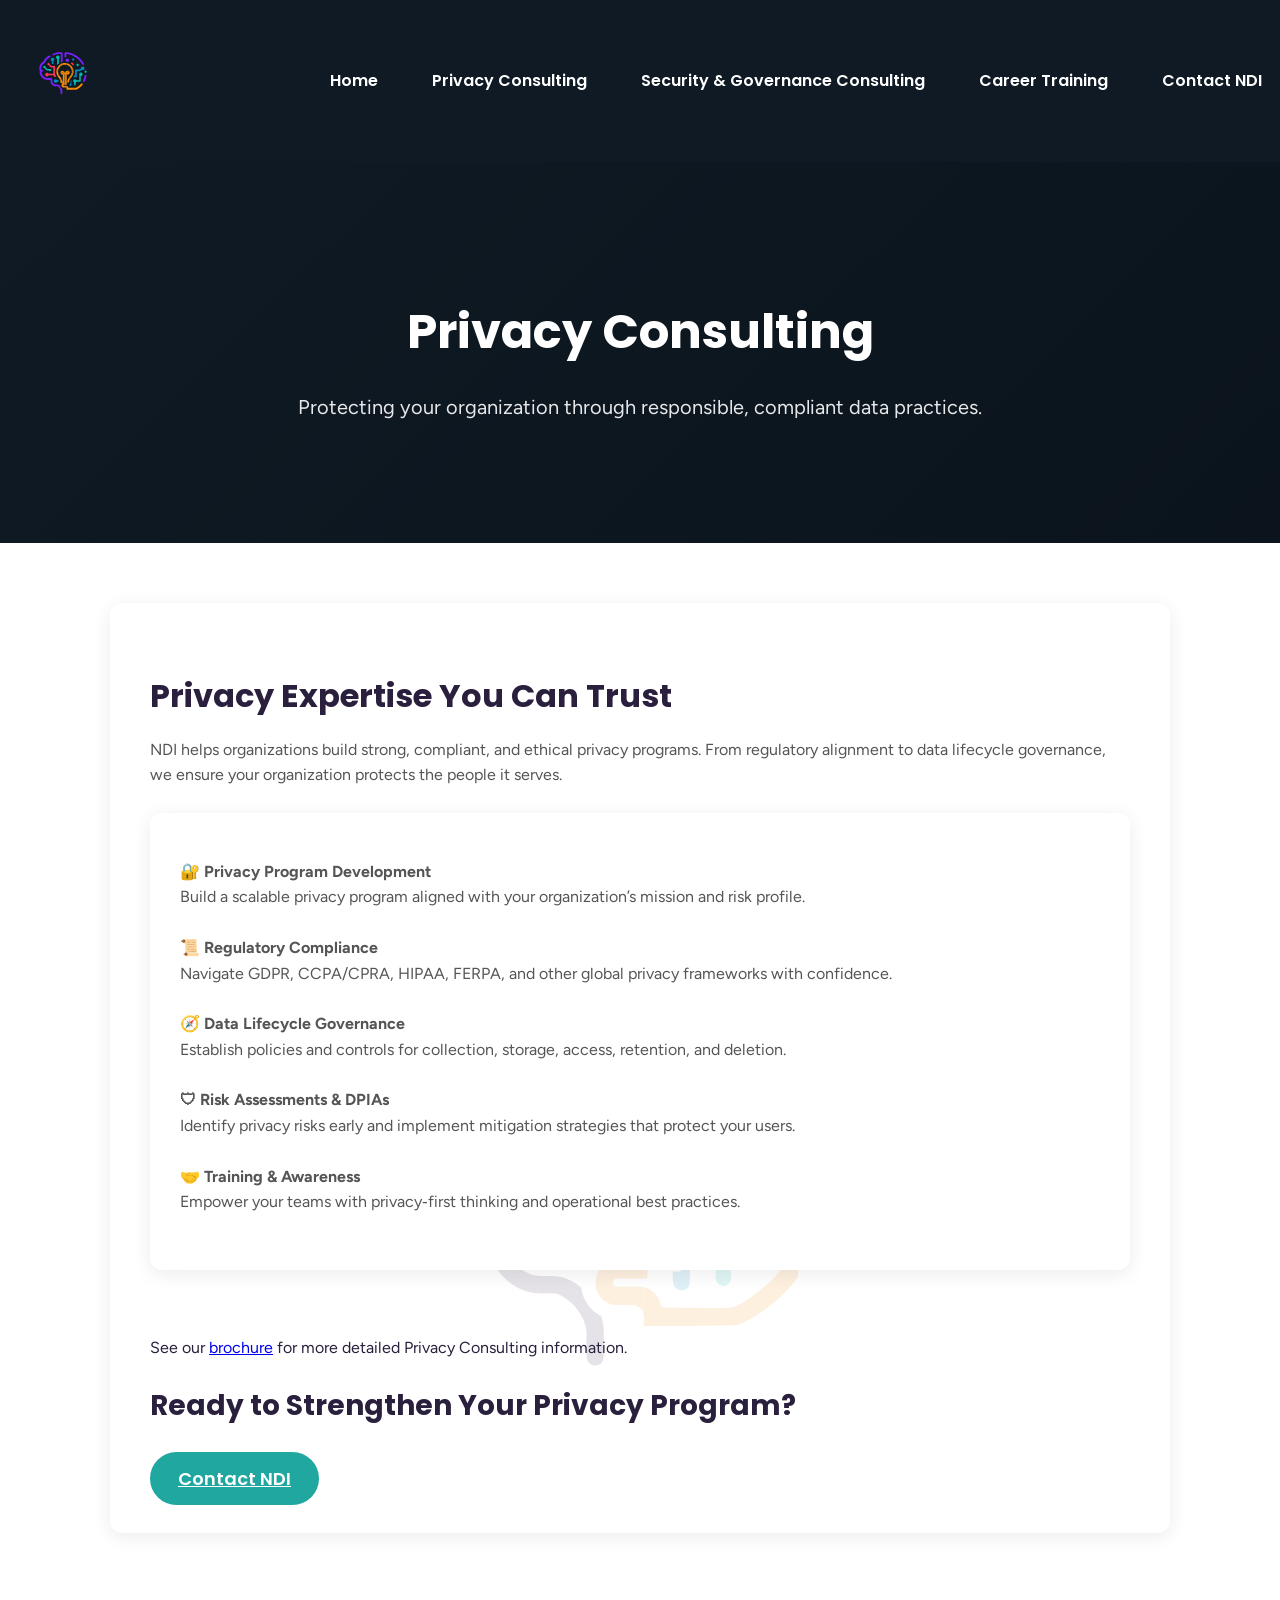
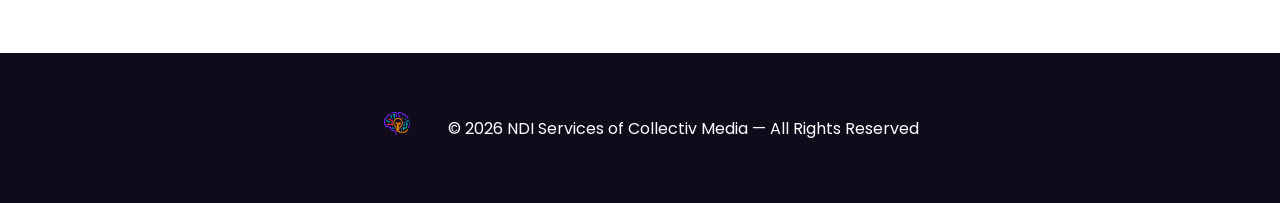
<file: NDIprivacy.html>
<!DOCTYPE html>
<html lang="en">
<head>
  <meta charset="UTF-8" />
  <meta name="viewport" content="width=device-width, initial-scale=1.0" />
  <title>Privacy Consulting — NDI Services</title>

  <link rel="stylesheet" href="style.css" />
  <link rel="stylesheet" href="NDIstyle.css" />

  <!-- Page‑specific logo override (safe, isolated) -->
  <style>
    body.ndi-page .nav-logo img {
      content: url("Assets/ndi-logo-light.svg") !important;
    }
  </style>
</head>

<body class="ndi-page">

  <!-- Navigation -->
  <nav>
    <a href="NDIservices.html" class="nav-logo">
      <img src="Assets/ndi-logo-light.svg" alt="NDI Services Logo" />
    </a>

    <!-- MOBILE MENU BUTTON -->
    <button class="ndi-mobile-menu-btn" aria-label="Open Menu">
      <span></span>
      <span></span>
      <span></span>
    </button>

    <div class="nav-links">
      <a href="NDIservices.html">Home</a>
      <a href="NDIprivacy.html">Privacy Consulting</a>
      <a href="NDIgovernance.html">Security & Governance Consulting</a>
      <a href="NDIcareers.html">Career Training</a>
      <a href="contactNDI.html">Contact NDI</a>
    </div>
  </nav>

  <!-- HERO -->
  <header>
    <h1>Privacy Consulting</h1>
    <p>Protecting your organization through responsible, compliant data practices.</p>
  </header>

  <!-- MAIN CONTENT -->
  <section style="position: relative;">

    <!-- Watermark -->
    <img src="Assets/ndi-logo-icon.svg" alt="Watermark" class="portfolio-watermark" />

    <div class="contact-container">
      <h2 style="font-family: var(--font-display); font-size: 32px; margin-bottom: 10px;">
        Privacy Expertise You Can Trust
      </h2>

      <p style="margin-bottom: 25px;">
        NDI helps organizations build strong, compliant, and ethical privacy programs.
        From regulatory alignment to data lifecycle governance, we ensure your
        organization protects the people it serves.
      </p>

      <div class="card" style="margin-bottom: 40px;">
        <p><strong>🔐 Privacy Program Development</strong><br>
        Build a scalable privacy program aligned with your organization’s mission and risk profile.</p>

        <p><strong>📜 Regulatory Compliance</strong><br>
        Navigate GDPR, CCPA/CPRA, HIPAA, FERPA, and other global privacy frameworks with confidence.</p>

        <p><strong>🧭 Data Lifecycle Governance</strong><br>
        Establish policies and controls for collection, storage, access, retention, and deletion.</p>

        <p><strong>🛡 Risk Assessments & DPIAs</strong><br>
        Identify privacy risks early and implement mitigation strategies that protect your users.</p>

        <p><strong>🤝 Training & Awareness</strong><br>
        Empower your teams with privacy‑first thinking and operational best practices.</p>
      </div>

      <br>
      See our <a href="NDIPrivacyBrochure.pdf">brochure</a> for more detailed Privacy Consulting information.
      <br>
    
      <h2 style="font-family: var(--font-display); font-size: 28px; margin-bottom: 10px;">
        Ready to Strengthen Your Privacy Program?
      </h2>
      <br>

      <a href="contactNDI.html" class="btn">Contact NDI</a>
    </div>

  </section>

  <!-- FOOTER -->
  <footer>
    <div class="ndi-footer-inner">
      <img src="Assets/ndi-logo-light.svg" class="ndi-footer-logo" alt="NDI Logo">
      <span>© 2026 NDI Services of Collectiv Media — All Rights Reserved</span>
    </div>
  </footer>

  <!-- MOBILE NAV JS -->
  <script>
    const menuBtn = document.querySelector('.ndi-mobile-menu-btn');
    const navLinks = document.querySelector('nav .nav-links');

    menuBtn.addEventListener('click', () => {
      menuBtn.classList.toggle('active');
      navLinks.classList.toggle('open');
    });
  </script>

</body>
</html>
</file>
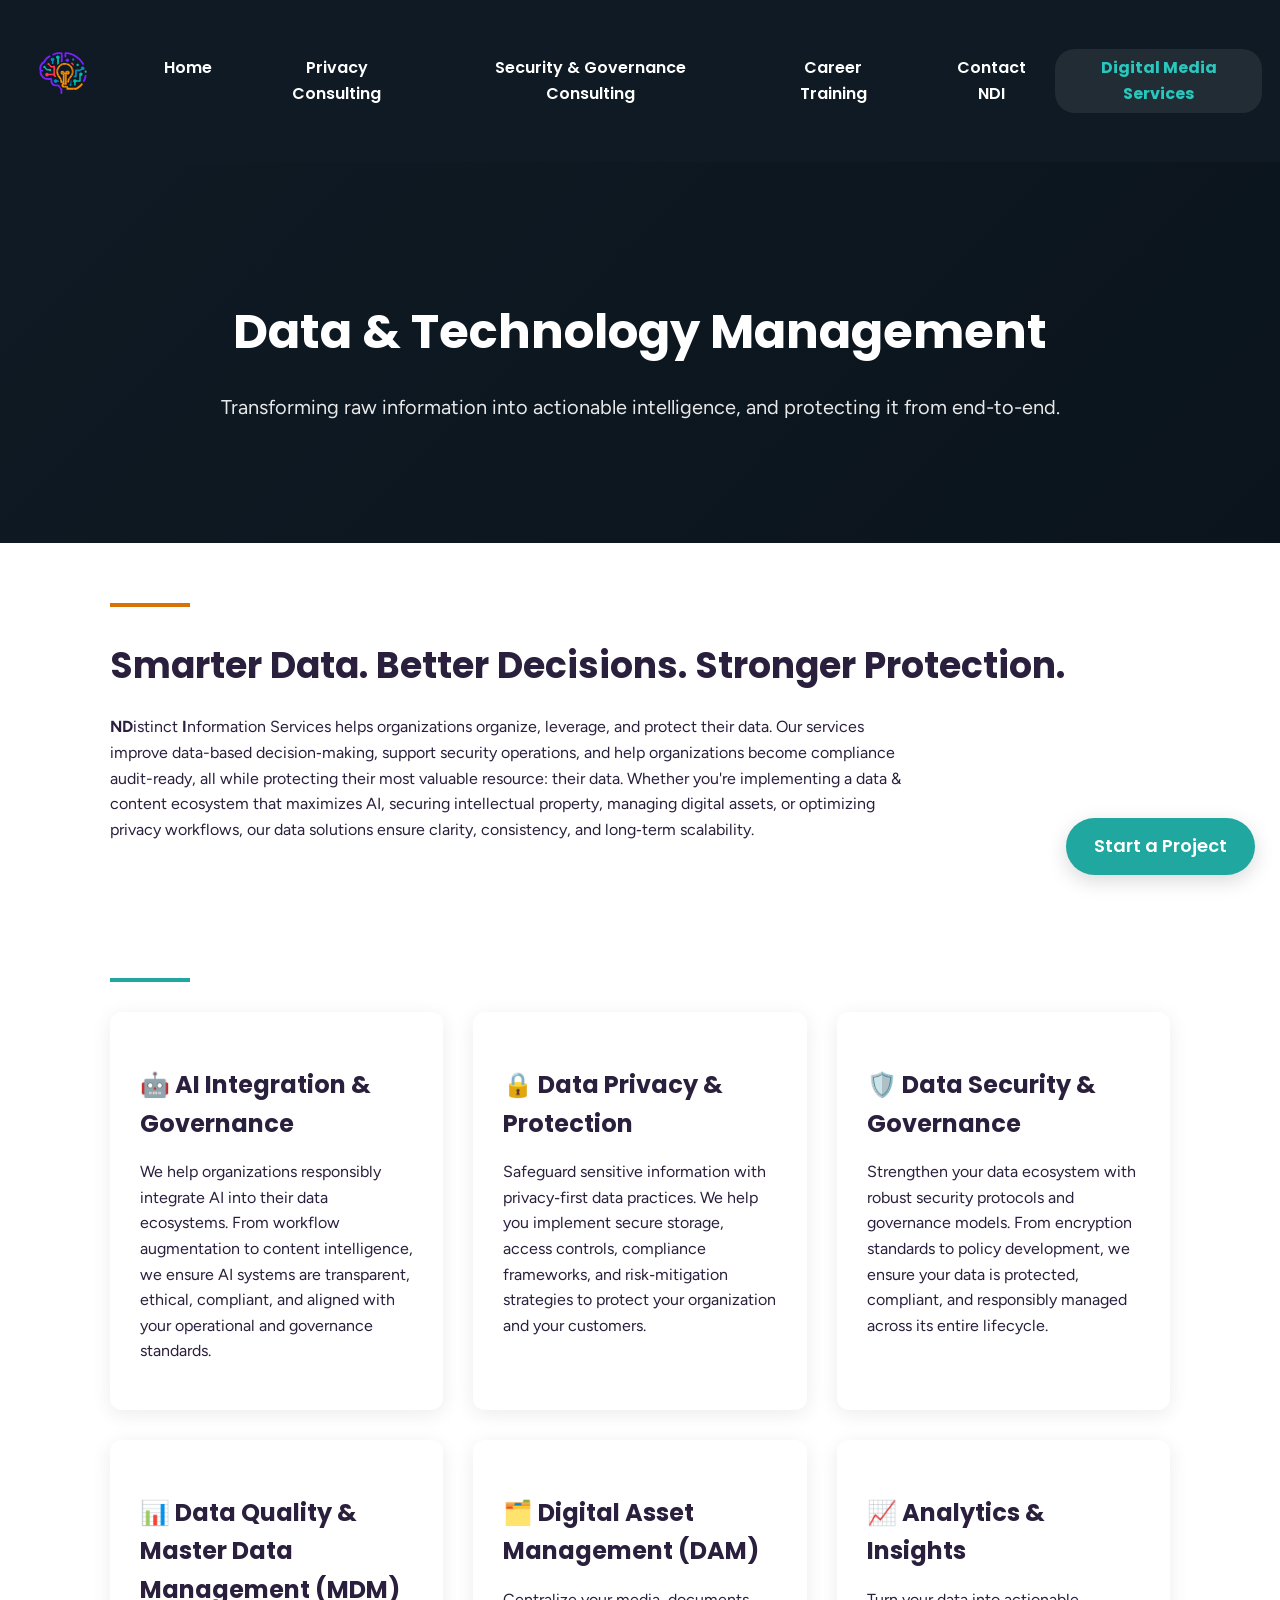
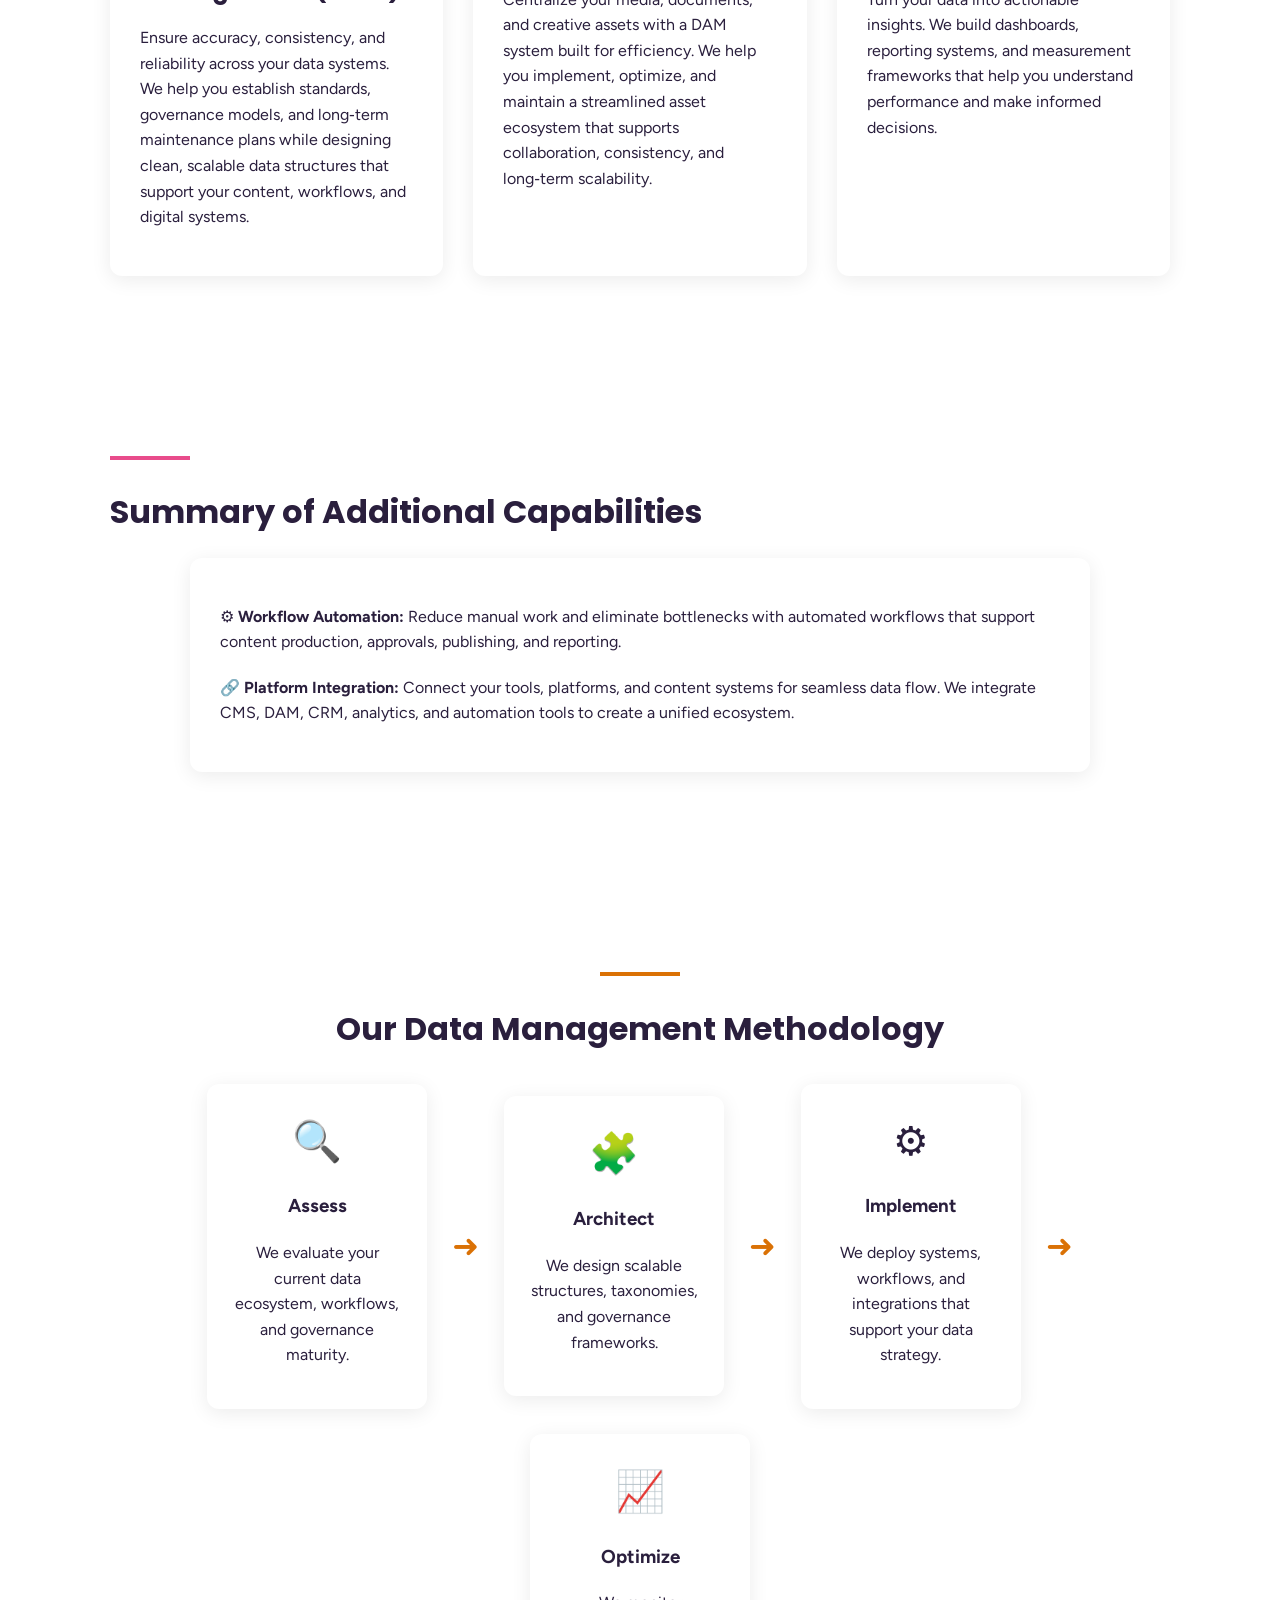
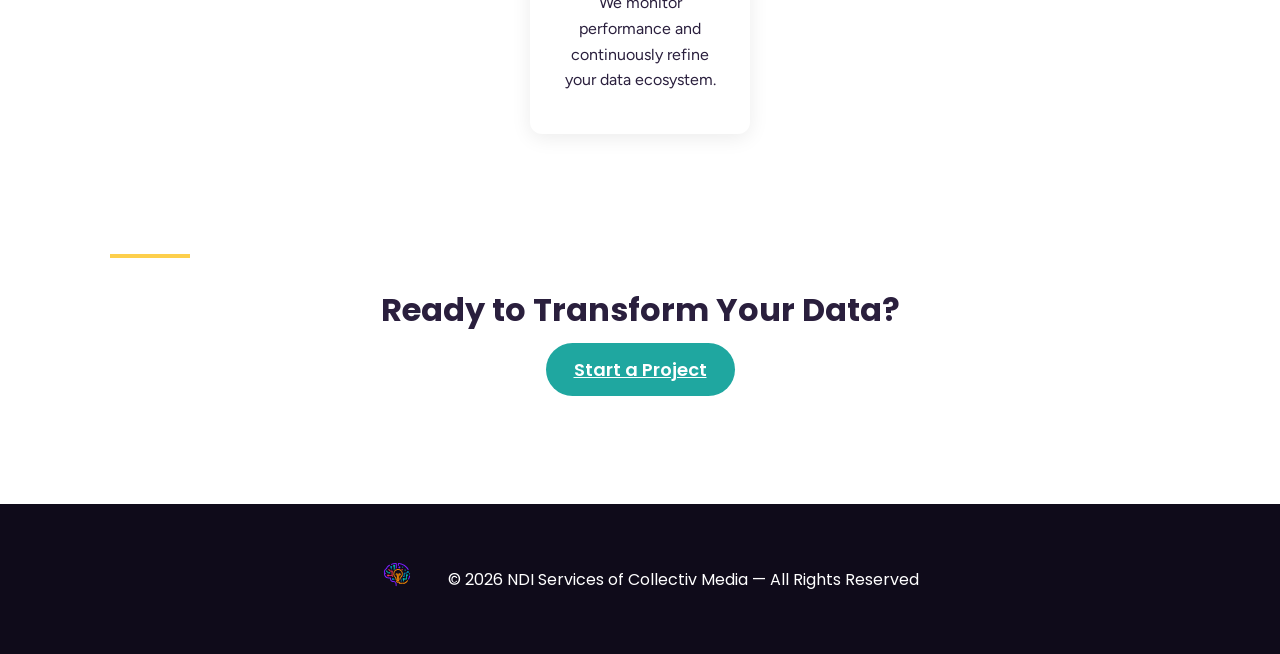
<file: NDIservices.html>
<!DOCTYPE html>
<html lang="en">
<head>
  <meta charset="UTF-8" />
  <meta name="viewport" content="width=device-width, initial-scale=1.0" />
  <title>Data & Technology Management — NDI Services</title>

  <link rel="stylesheet" href="style.css">
  <link rel="stylesheet" href="NDIstyle.css">

  <!-- Page‑specific logo override (safe, isolated) -->
  <style>
    body.ndi-page .nav-logo img {
      content: url("Assets/ndi-logo-light.svg") !important;
    }
  </style>
</head>

<body class="ndi-page">

  <!-- Navigation -->
  <nav>
    <!-- NDI Logo (overridden by CSS above) -->
    <a href="NDIservices.html" class="nav-logo">
      <img src="Assets/ndi-logo-light.svg" alt="NDI Services Logo" />
    </a>

    <!-- MOBILE MENU BUTTON -->
    <button class="ndi-mobile-menu-btn" aria-label="Open Menu">
      <span></span>
      <span></span>
      <span></span>
    </button>

    <!-- Main navigation links -->
    <div class="nav-links">
      <a href="NDIservices.html">Home</a>
      <a href="NDIprivacy.html">Privacy Consulting</a>
      <a href="NDIgovernance.html">Security & Governance Consulting</a>
      <a href="NDIcareers.html">Career Training</a>
      <a href="contactNDI.html">Contact NDI</a>
    </div>

    <!-- Special right‑side link (Glow Pulse accent pill) -->
    <a href="index.html" class="nav-special">Digital Media Services</a>
  </nav>

  <!-- HERO -->
  <header>
    <h1>Data & Technology Management</h1>
    <p>Transforming raw information into actionable intelligence, and protecting it from end-to-end.</p>
  </header>

  <!-- INTRO -->
  <section class="fade-in">
    <div style="height: 4px; width: 80px; background: var(--brand-orange); margin-bottom: 20px;"></div>
    <h2 style="font-family: var(--font-display); font-size: 36px; margin-bottom: 20px;">
      Smarter Data. Better Decisions. Stronger Protection.
    </h2>
    <p style="max-width: 800px;">
      <b>ND</b>istinct <b>I</b>nformation Services helps organizations organize, leverage, and protect their data. 
      Our services improve data-based decision‑making, support security operations, and help organizations become 
      compliance audit-ready, all while protecting their most valuable resource: their data. 
      Whether you're implementing a data & content ecosystem that maximizes AI, securing intellectual property, 
      managing digital assets, or optimizing privacy workflows, our data solutions ensure clarity, consistency, 
      and long‑term scalability.
    </p>
  </section>

  <!-- SERVICES GRID -->
  <section class="fade-in">
    <div style="height: 4px; width: 80px; background: var(--brand-teal); margin-bottom: 30px;"></div>

    <div style="display: grid; grid-template-columns: repeat(auto-fit, minmax(300px, 1fr)); gap: 30px;">

      <!-- SERVICE 1 — AI Integration & Governance -->
      <div class="card">
        <h3 style="font-family: var(--font-display); font-size: 24px; margin-bottom: 10px;">
          🤖 AI Integration & Governance
        </h3>
        <p>
          We help organizations responsibly integrate AI into their data ecosystems. From workflow augmentation 
          to content intelligence, we ensure AI systems are transparent, ethical, compliant, and aligned with 
          your operational and governance standards.
        </p>
      </div>

      <!-- SERVICE 2 — Data Privacy & Protection -->
      <div class="card">
        <h3 style="font-family: var(--font-display); font-size: 24px; margin-bottom: 10px;">
          🔒 Data Privacy & Protection
        </h3>
        <p>
          Safeguard sensitive information with privacy‑first data practices. We help you implement secure storage, 
          access controls, compliance frameworks, and risk‑mitigation strategies to protect your organization and 
          your customers.
        </p>
      </div>

      <!-- SERVICE 3 — Data Security & Governance -->
      <div class="card">
        <h3 style="font-family: var(--font-display); font-size: 24px; margin-bottom: 10px;">
          🛡️ Data Security & Governance
        </h3>
        <p>
          Strengthen your data ecosystem with robust security protocols and governance models. From encryption 
          standards to policy development, we ensure your data is protected, compliant, and responsibly managed 
          across its entire lifecycle.
        </p>
      </div>

      <!-- SERVICE 4 — Data Quality & MDM -->
      <div class="card">
        <h3 style="font-family: var(--font-display); font-size: 24px; margin-bottom: 10px;">
          📊 Data Quality & Master Data Management (MDM)
        </h3>
        <p>
          Ensure accuracy, consistency, and reliability across your data systems. We help you establish standards, 
          governance models, and long‑term maintenance plans while designing clean, scalable data structures that 
          support your content, workflows, and digital systems.
        </p>
      </div>

      <!-- SERVICE 5 — Digital Asset Management (DAM) -->
      <div class="card">
        <h3 style="font-family: var(--font-display); font-size: 24px; margin-bottom: 10px;">
          🗂️ Digital Asset Management (DAM)
        </h3>
        <p>
          Centralize your media, documents, and creative assets with a DAM system built for efficiency. 
          We help you implement, optimize, and maintain a streamlined asset ecosystem that supports 
          collaboration, consistency, and long‑term scalability.
        </p>
      </div>

      <!-- SERVICE 6 — Analytics & Insights -->
      <div class="card">
        <h3 style="font-family: var(--font-display); font-size: 24px; margin-bottom: 10px;">
          📈 Analytics & Insights
        </h3>
        <p>
          Turn your data into actionable insights. We build dashboards, reporting systems, and measurement 
          frameworks that help you understand performance and make informed decisions.
        </p>
      </div>

    </div>
  </section>

  <!-- SUMMARY SECTION -->
  <section class="fade-in" style="margin-top: 60px;">
    <div style="height: 4px; width: 80px; background: var(--brand-pink); margin-bottom: 20px;"></div>

    <h2 style="font-family: var(--font-display); font-size: 32px; margin-bottom: 20px;">
      Summary of Additional Capabilities
    </h2>

    <div class="card" style="max-width: 900px; margin: auto;">
      <p style="margin-bottom: 20px;">
        <strong>⚙️ Workflow Automation:</strong>  
        Reduce manual work and eliminate bottlenecks with automated workflows that support content production, 
        approvals, publishing, and reporting.
      </p>

      <p>
        <strong>🔗 Platform Integration:</strong>  
        Connect your tools, platforms, and content systems for seamless data flow. We integrate CMS, DAM, CRM, 
        analytics, and automation tools to create a unified ecosystem.
      </p>
    </div>
  </section>

  <!-- METHODOLOGY DIAGRAM -->
  <section class="fade-in" style="margin-top: 80px; text-align: center;">
    <div style="height: 4px; width: 80px; background: var(--brand-orange); margin: 0 auto 20px auto;"></div>

    <h2 style="font-family: var(--font-display); font-size: 32px; margin-bottom: 30px;">
      Our Data Management Methodology
    </h2>

    <div class="methodology-diagram">
      <div class="method-step">
        <div class="method-icon">🔍</div>
        <h3>Assess</h3>
        <p>We evaluate your current data ecosystem, workflows, and governance maturity.</p>
      </div>

      <div class="method-arrow">➜</div>

      <div class="method-step">
        <div class="method-icon">🧩</div>
        <h3>Architect</h3>
        <p>We design scalable structures, taxonomies, and governance frameworks.</p>
      </div>

      <div class="method-arrow">➜</div>

      <div class="method-step">
        <div class="method-icon">⚙️</div>
        <h3>Implement</h3>
        <p>We deploy systems, workflows, and integrations that support your data strategy.</p>
      </div>

      <div class="method-arrow">➜</div>

      <div class="method-step">
        <div class="method-icon">📈</div>
        <h3>Optimize</h3>
        <p>We monitor performance and continuously refine your data ecosystem.</p>
      </div>
    </div>
  </section>

  <!-- CTA -->
  <section class="fade-in" style="text-align: center;">
    <div style="height: 4px; width: 80px; background: var(--brand-yellow); margin-bottom: 20px;"></div>

    <h2 style="font-family: var(--font-display); font-size: 32px; margin-bottom: 20px;">
      Ready to Transform Your Data?
    </h2>
    <a href="contactNDI.html" class="btn">Start a Project</a>
  </section>

  <!-- FOOTER -->
  <footer>
    <div class="ndi-footer-inner">
      <img src="Assets/ndi-logo-light.svg" class="ndi-footer-logo" alt="NDI Logo">
      <span>© 2026 NDI Services of Collectiv Media — All Rights Reserved</span>
    </div>
  </footer>

  <!-- FLOATING CTA BUTTON -->
  <a href="contactNDI.html" class="floating-cta">Start a Project</a>

  <!-- MOBILE NAV JS -->
  <script>
    const menuBtn = document.querySelector('.ndi-mobile-menu-btn');
    const navLinks = document.querySelector('nav .nav-links');

    menuBtn.addEventListener('click', () => {
      menuBtn.classList.toggle('active');
      navLinks.classList.toggle('open');
    });
  </script>

</body>
</html>
</file>
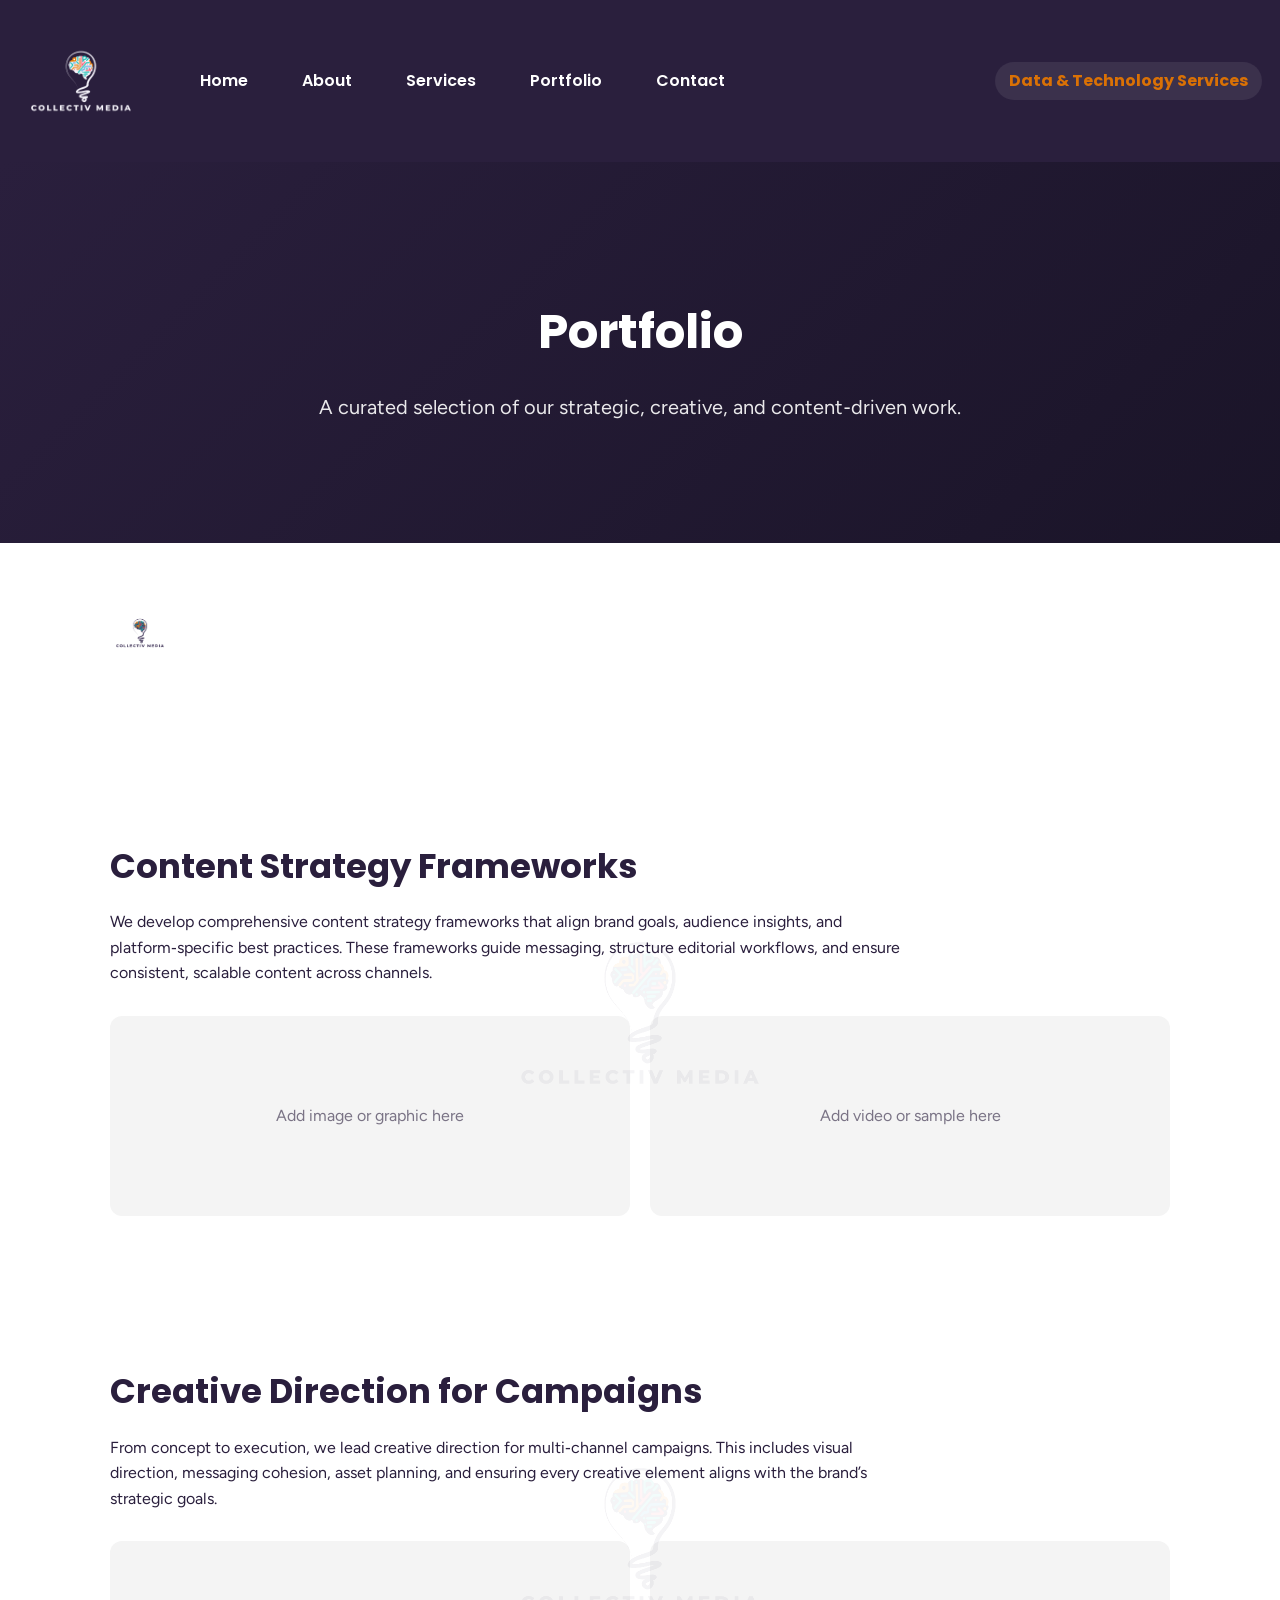
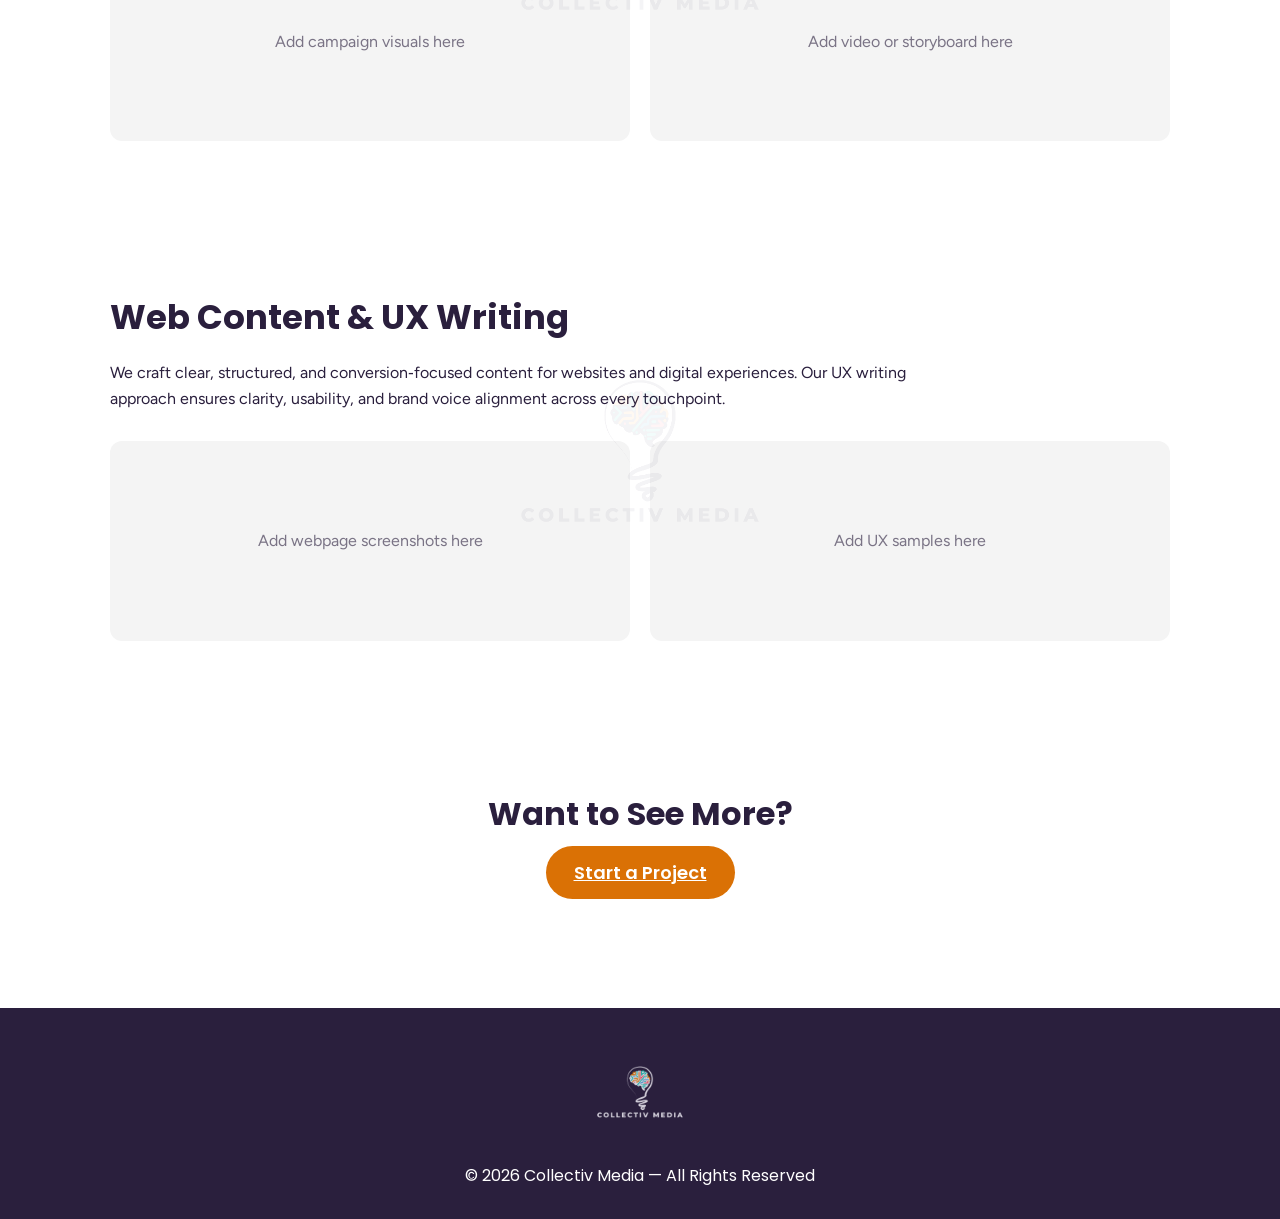
<file: portfolio.html>
<!DOCTYPE html>
<html lang="en">
<head>
  <meta charset="UTF-8" />
  <meta name="viewport" content="width=device-width, initial-scale=1.0" />
  <title>Portfolio — Collectiv Media</title>
  <link rel="stylesheet" href="style.css" />
</head>
<body>

  <!-- Background Accent -->
  <div class="bg-accent"></div>

  <!-- Navigation -->
  <nav>
    <a href="index.html" class="nav-logo">
      <img src="Assets/logo1_full_recolor.png" alt="Collectiv Media Logo" />
    </a>

    <!-- MOBILE MENU BUTTON -->
    <button class="cm-mobile-menu-btn" aria-label="Open Menu">
      <span></span>
      <span></span>
      <span></span>
    </button>

    <div class="nav-links">
      <a href="index.html">Home</a>
      <a href="about.html">About</a>
      <a href="services.html">Services</a>
      <a href="portfolio.html">Portfolio</a>
      <a href="contact.html">Contact</a>
    </div>

    <a href="NDIservices.html" class="nav-special">Data & Technology Services</a>
  </nav>

  <!-- HERO -->
  <header>
    <h1>Portfolio</h1>
    <p>A curated selection of our strategic, creative, and content‑driven work.</p>
  </header>

  <!-- SECTION LOGO (light version for contrast) -->
  <section>
    <img src="Assets/Collectiv_Media-clear.png" alt="Collectiv Media Logo" class="section-logo" />
    <div class="section-divider"></div>
  </section>

  <!-- =============================== -->
  <!-- PROJECT 1 — CONTENT STRATEGY    -->
  <!-- =============================== -->
  <section style="position: relative;">

    <!-- Watermark (light version) -->
    <img src="Assets/Collectiv_Media-clear.png" alt="Watermark" class="portfolio-watermark" />

    <h2 style="font-family: var(--font-display); font-size: 34px; margin-bottom: 15px;">
      Content Strategy Frameworks
    </h2>

    <p style="max-width: 800px; margin-bottom: 30px;">
      We develop comprehensive content strategy frameworks that align brand goals, audience insights,
      and platform‑specific best practices. These frameworks guide messaging, structure editorial workflows,
      and ensure consistent, scalable content across channels.
    </p>

    <!-- MEDIA AREA -->
    <div style="display: flex; flex-wrap: wrap; gap: 20px; margin-top: 20px;">
      <div style="flex: 1 1 300px; min-height: 200px; background: #f4f4f4; border-radius: 12px; display: flex; align-items: center; justify-content: center;">
        <p style="opacity: 0.6;">Add image or graphic here</p>
      </div>

      <div style="flex: 1 1 300px; min-height: 200px; background: #f4f4f4; border-radius: 12px; display: flex; align-items: center; justify-content: center;">
        <p style="opacity: 0.6;">Add video or sample here</p>
      </div>
    </div>

  </section>

  <!-- =============================== -->
  <!-- PROJECT 2 — CREATIVE DIRECTION  -->
  <!-- =============================== -->
  <section style="position: relative;">

    <!-- Watermark -->
    <img src="Assets/Collectiv_Media-clear.png" alt="Watermark" class="portfolio-watermark" />

    <h2 style="font-family: var(--font-display); font-size: 34px; margin-bottom: 15px;">
      Creative Direction for Campaigns
    </h2>

    <p style="max-width: 800px; margin-bottom: 30px;">
      From concept to execution, we lead creative direction for multi‑channel campaigns. This includes
      visual direction, messaging cohesion, asset planning, and ensuring every creative element aligns
      with the brand’s strategic goals.
    </p>

    <!-- MEDIA AREA -->
    <div style="display: flex; flex-wrap: wrap; gap: 20px; margin-top: 20px;">
      <div style="flex: 1 1 300px; min-height: 200px; background: #f4f4f4; border-radius: 12px; display: flex; align-items: center; justify-content: center;">
        <p style="opacity: 0.6;">Add campaign visuals here</p>
      </div>

      <div style="flex: 1 1 300px; min-height: 200px; background: #f4f4f4; border-radius: 12px; display: flex; align-items: center; justify-content: center;">
        <p style="opacity: 0.6;">Add video or storyboard here</p>
      </div>
    </div>

  </section>

  <!-- =============================== -->
  <!-- PROJECT 3 — UX & WEB CONTENT    -->
  <!-- =============================== -->
  <section style="position: relative;">

    <!-- Watermark -->
    <img src="Assets/Collectiv_Media-clear.png" alt="Watermark" class="portfolio-watermark" />

    <h2 style="font-family: var(--font-display); font-size: 34px; margin-bottom: 15px;">
      Web Content & UX Writing
    </h2>

    <p style="max-width: 800px; margin-bottom: 30px;">
      We craft clear, structured, and conversion‑focused content for websites and digital experiences.
      Our UX writing approach ensures clarity, usability, and brand voice alignment across every touchpoint.
    </p>

    <!-- MEDIA AREA -->
    <div style="display: flex; flex-wrap: wrap; gap: 20px; margin-top: 20px;">
      <div style="flex: 1 1 300px; min-height: 200px; background: #f4f4f4; border-radius: 12px; display: flex; align-items: center; justify-content: center;">
        <p style="opacity: 0.6;">Add webpage screenshots here</p>
      </div>

      <div style="flex: 1 1 300px; min-height: 200px; background: #f4f4f4; border-radius: 12px; display: flex; align-items: center; justify-content: center;">
        <p style="opacity: 0.6;">Add UX samples here</p>
      </div>
    </div>

  </section>

  <!-- CTA -->
  <section style="text-align: center;">
    <h2 style="font-family: var(--font-display); font-size: 32px; margin-bottom: 20px;">
      Want to See More?
    </h2>
    <a href="contact.html" class="btn">Start a Project</a>
  </section>

  <!-- FOOTER -->
  <footer>
    <div class="footer-logo">
      <img src="Assets/logo1_full_recolor.png" alt="Collectiv Media Logo" />
    </div>
    © 2026 Collectiv Media — All Rights Reserved
  </footer>

  <!-- MOBILE NAV JS -->
  <script>
    const cmMenuBtn = document.querySelector('.cm-mobile-menu-btn');
    const cmNavLinks = document.querySelector('nav .nav-links');

    cmMenuBtn.addEventListener('click', () => {
      cmMenuBtn.classList.toggle('active');
      cmNavLinks.classList.toggle('open');
    });
  </script>

</body>
</html>
</file>
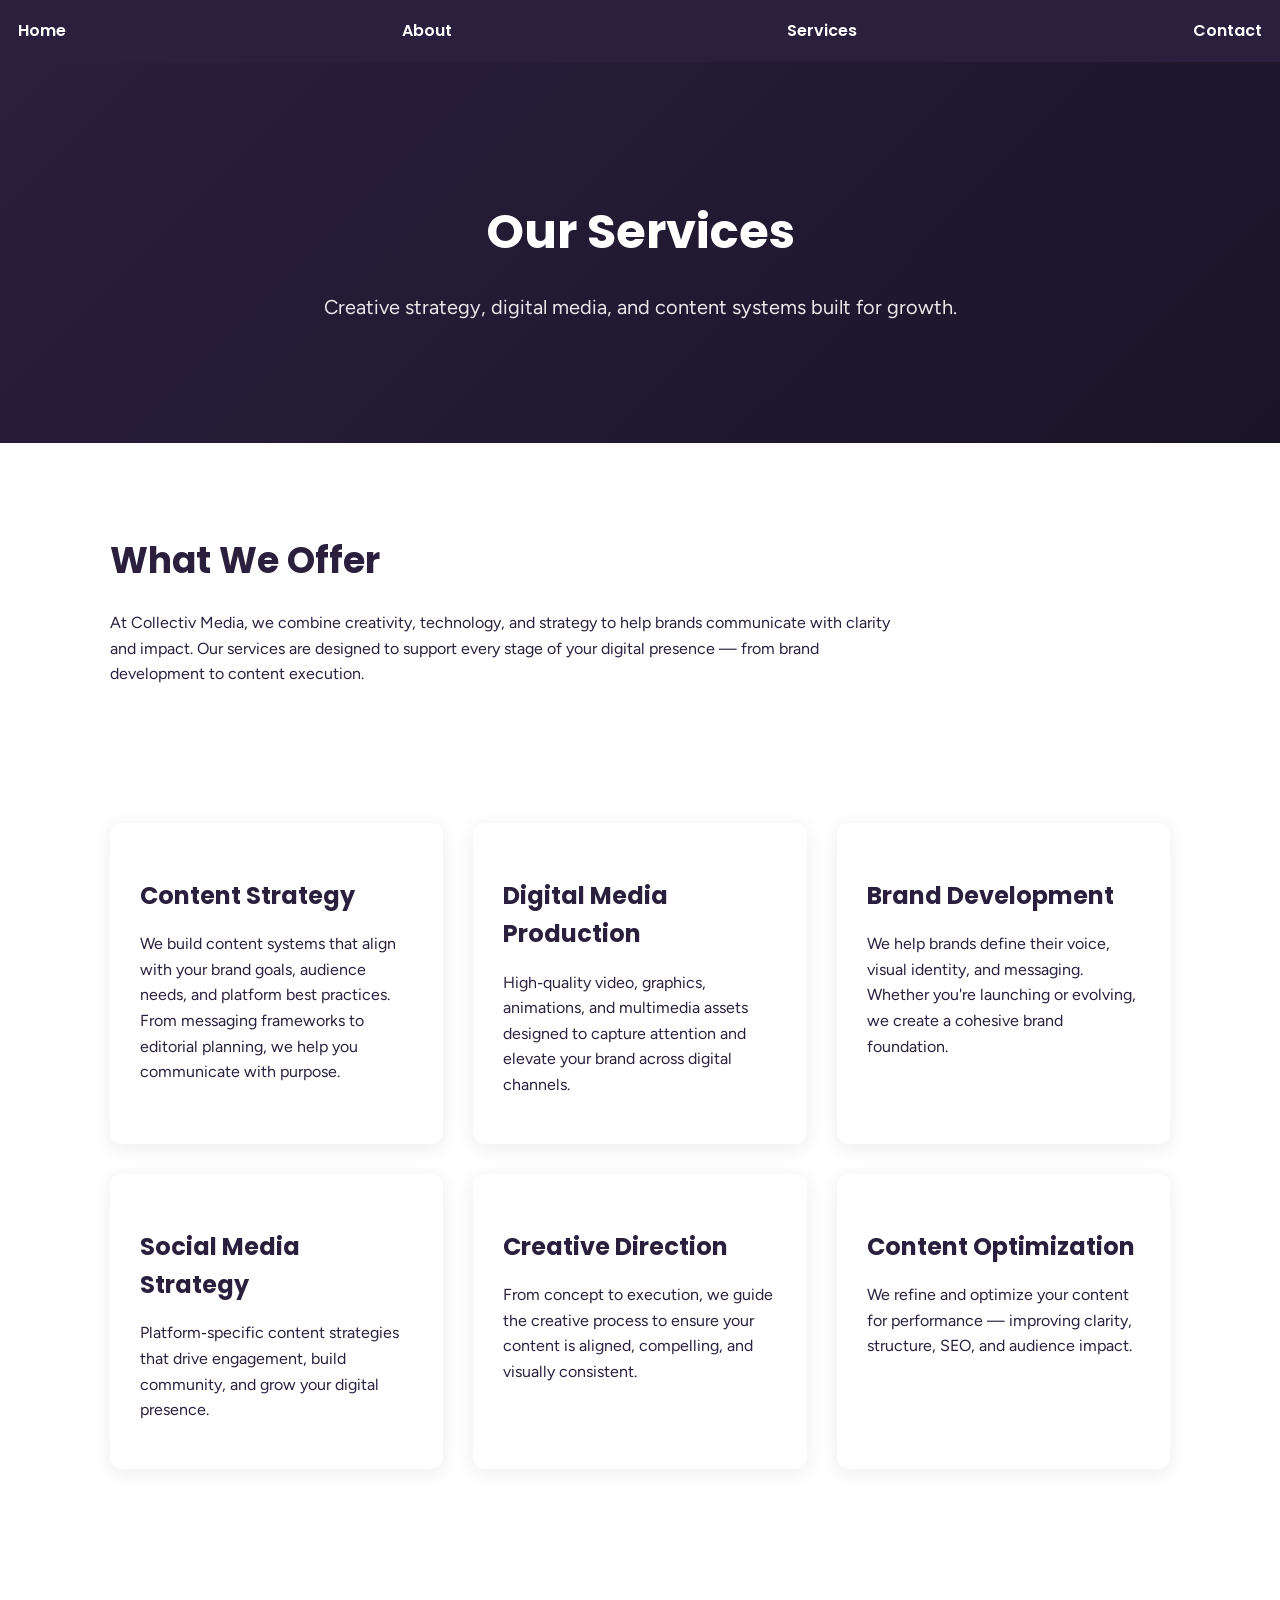
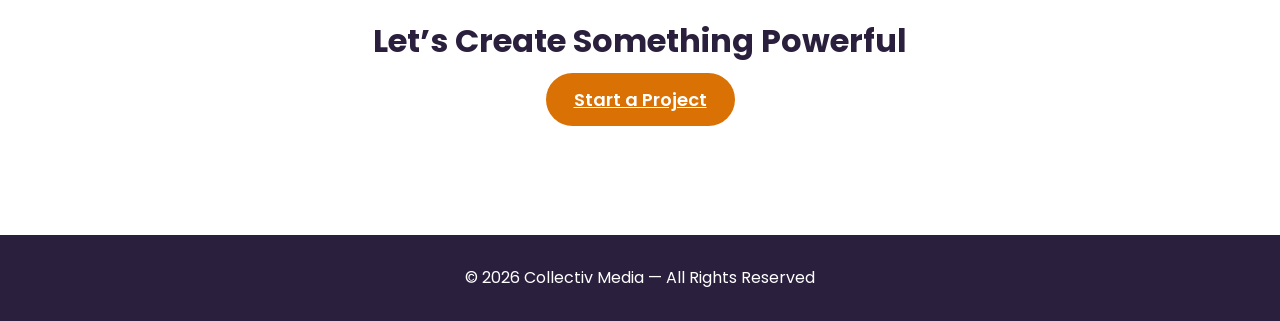
<file: Services.html>
<!DOCTYPE html>
<html lang="en">
<head>
  <meta charset="UTF-8" />
  <meta name="viewport" content="width=device-width, initial-scale=1.0" />
  <title>Services — Collectiv Media</title>
  <link rel="stylesheet" href="style.css" />
</head>

<body>

  <!-- Navigation -->
  <nav>
    <a href="index.html">Home</a>
    <a href="about.html">About</a>
    <a href="services.html">Services</a>
    <a href="contact.html">Contact</a>
  </nav>

  <!-- HERO -->
  <header>
    <h1>Our Services</h1>
    <p>Creative strategy, digital media, and content systems built for growth.</p>
  </header>

  <!-- INTRO -->
  <section class="fade-in">
    <h2 style="font-family: var(--font-display); font-size: 36px; margin-bottom: 20px;">
      What We Offer
    </h2>
    <p style="max-width: 800px;">
      At Collectiv Media, we combine creativity, technology, and strategy to help brands communicate
      with clarity and impact. Our services are designed to support every stage of your digital presence —
      from brand development to content execution.
    </p>
  </section>

  <!-- SERVICES GRID -->
  <section class="fade-in">
    <div style="display: grid; grid-template-columns: repeat(auto-fit, minmax(280px, 1fr)); gap: 30px;">

      <!-- SERVICE 1 -->
      <div class="card">
        <h3 style="font-family: var(--font-display); font-size: 24px; margin-bottom: 10px;">
          Content Strategy
        </h3>
        <p>
          We build content systems that align with your brand goals, audience needs, and platform best practices.
          From messaging frameworks to editorial planning, we help you communicate with purpose.
        </p>
      </div>

      <!-- SERVICE 2 -->
      <div class="card">
        <h3 style="font-family: var(--font-display); font-size: 24px; margin-bottom: 10px;">
          Digital Media Production
        </h3>
        <p>
          High‑quality video, graphics, animations, and multimedia assets designed to capture attention
          and elevate your brand across digital channels.
        </p>
      </div>

      <!-- SERVICE 3 -->
      <div class="card">
        <h3 style="font-family: var(--font-display); font-size: 24px; margin-bottom: 10px;">
          Brand Development
        </h3>
        <p>
          We help brands define their voice, visual identity, and messaging. Whether you're launching or evolving,
          we create a cohesive brand foundation.
        </p>
      </div>

      <!-- SERVICE 4 -->
      <div class="card">
        <h3 style="font-family: var(--font-display); font-size: 24px; margin-bottom: 10px;">
          Social Media Strategy
        </h3>
        <p>
          Platform‑specific content strategies that drive engagement, build community, and grow your digital presence.
        </p>
      </div>

      <!-- SERVICE 5 -->
      <div class="card">
        <h3 style="font-family: var(--font-display); font-size: 24px; margin-bottom: 10px;">
          Creative Direction
        </h3>
        <p>
          From concept to execution, we guide the creative process to ensure your content is aligned, compelling,
          and visually consistent.
        </p>
      </div>

      <!-- SERVICE 6 -->
      <div class="card">
        <h3 style="font-family: var(--font-display); font-size: 24px; margin-bottom: 10px;">
          Content Optimization
        </h3>
        <p>
          We refine and optimize your content for performance — improving clarity, structure, SEO, and audience impact.
        </p>
      </div>

    </div>
  </section>

  <!-- CTA -->
  <section class="fade-in" style="text-align: center;">
    <h2 style="font-family: var(--font-display); font-size: 32px; margin-bottom: 20px;">
      Let’s Create Something Powerful
    </h2>
    <a href="contact.html" class="btn">Start a Project</a>
  </section>

  <!-- FOOTER -->
  <footer>
    © 2026 Collectiv Media — All Rights Reserved
  </footer>

</body>
</html>
</file>
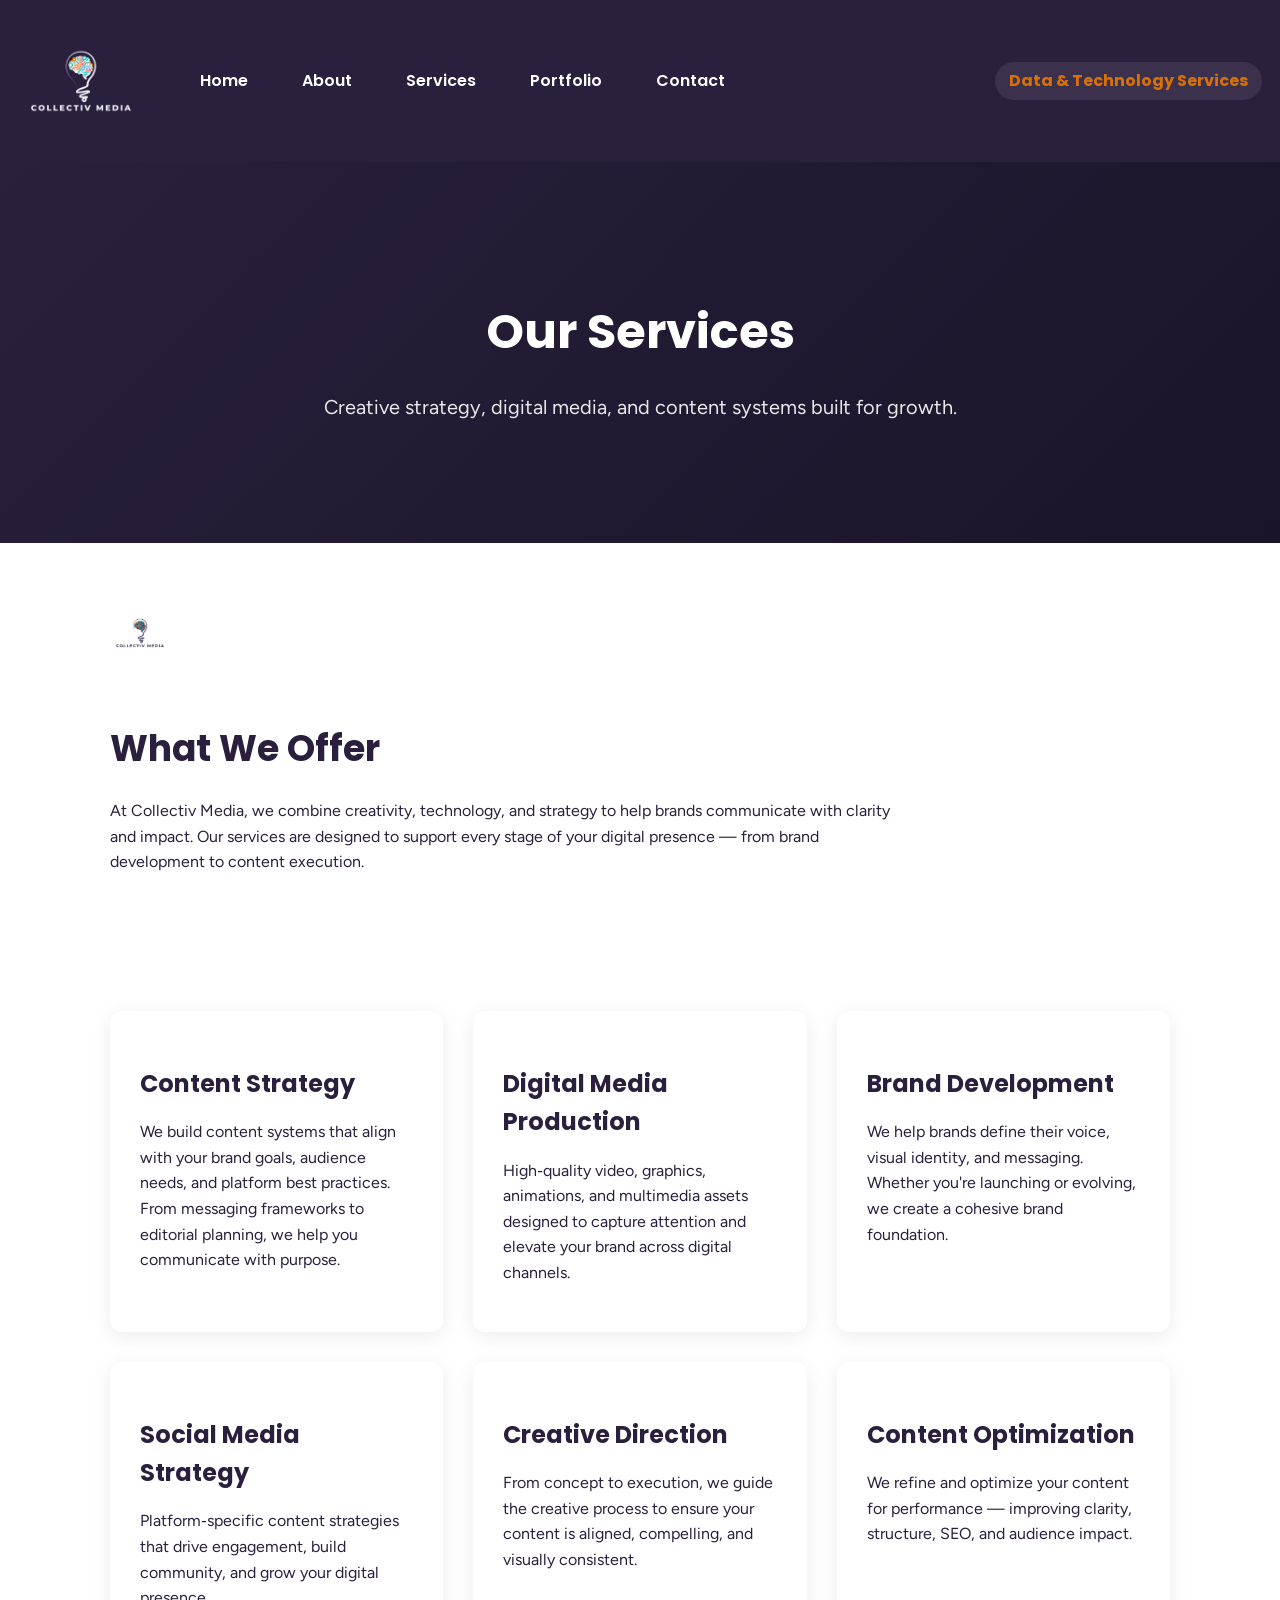
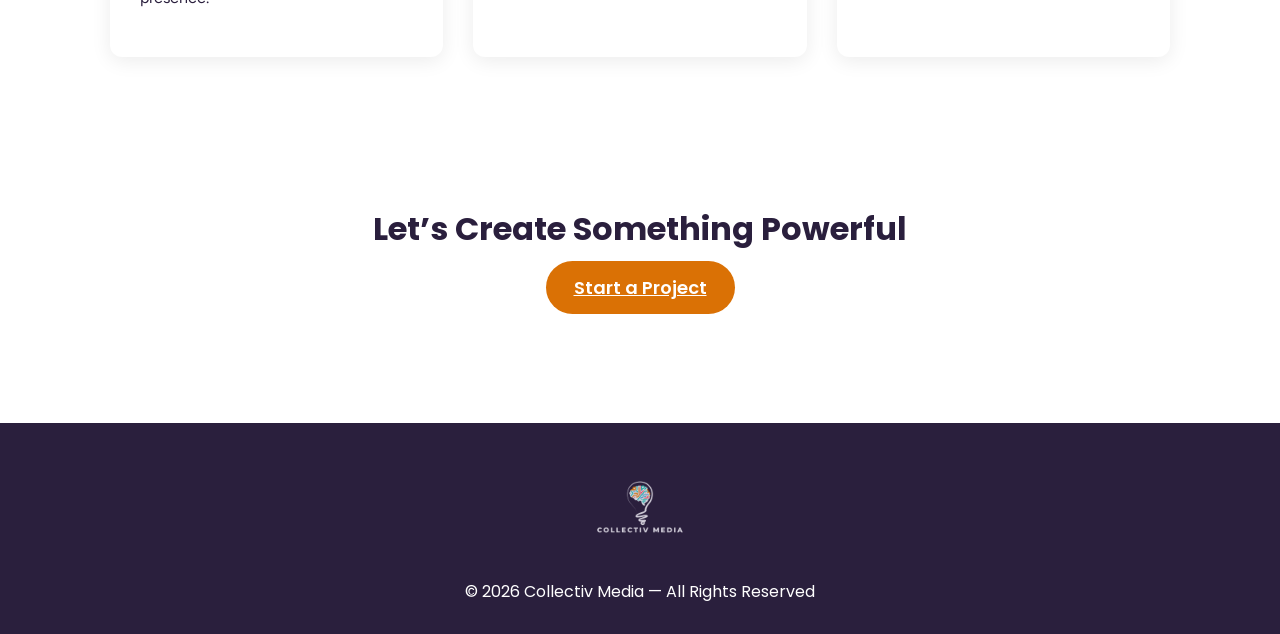
<file: services.html>
<!DOCTYPE html>
<html lang="en">
<head>
  <meta charset="UTF-8" />
  <meta name="viewport" content="width=device-width, initial-scale=1.0" />
  <title>Services — Collectiv Media</title>
  <link rel="stylesheet" href="style.css" />

  <style>
    /* Override global fade-in ONLY on this page */
    .services-page .fade-in {
      opacity: 0 !important;
      transform: translateY(20px) !important;
      animation: none !important; /* disable global auto-animation */
    }

    .services-page .fade-in.visible {
      opacity: 1 !important;
      transform: translateY(0) !important;
      transition: opacity 0.6s ease, transform 0.6s ease;
    }
  </style>
</head>

<body class="services-page">

  <!-- Background Accent -->
  <div class="bg-accent"></div>

  <!-- Navigation -->
  <nav>
    <a href="index.html" class="nav-logo">
      <img src="Assets/logo1_full_recolor.png" alt="Collectiv Media Logo" />
    </a>

    <!-- MOBILE MENU BUTTON -->
    <button class="cm-mobile-menu-btn" aria-label="Open Menu">
      <span></span>
      <span></span>
      <span></span>
    </button>

    <div class="nav-links">
      <a href="index.html">Home</a>
      <a href="about.html">About</a>
      <a href="services.html">Services</a>
      <a href="portfolio.html">Portfolio</a>
      <a href="contact.html">Contact</a>
    </div>

    <a href="NDIservices.html" class="nav-special">Data & Technology Services</a>
  </nav>

  <!-- HERO -->
  <header>
    <h1>Our Services</h1>
    <p>Creative strategy, digital media, and content systems built for growth.</p>
  </header>

  <!-- SECTION LOGO -->
  <section class="fade-in">
    <img src="Assets/Collectiv_Media-clear.png" alt="Collectiv Media Logo" class="section-logo" />

    <div class="section-divider"></div>

    <!-- INTRO -->
    <h2 style="font-family: var(--font-display); font-size: 36px; margin-bottom: 20px;">
      What We Offer
    </h2>
    <p style="max-width: 800px;">
      At Collectiv Media, we combine creativity, technology, and strategy to help brands communicate
      with clarity and impact. Our services are designed to support every stage of your digital presence —
      from brand development to content execution.
    </p>
  </section>

  <!-- SERVICES GRID -->
  <section class="fade-in">
    <div style="display: grid; grid-template-columns: repeat(auto-fit, minmax(280px, 1fr)); gap: 30px;">

      <!-- SERVICE 1 -->
      <div class="card">
        <h3 style="font-family: var(--font-display); font-size: 24px; margin-bottom: 10px;">
          Content Strategy
        </h3>
        <p>
          We build content systems that align with your brand goals, audience needs, and platform best practices.
          From messaging frameworks to editorial planning, we help you communicate with purpose.
        </p>
      </div>

      <!-- SERVICE 2 -->
      <div class="card">
        <h3 style="font-family: var(--font-display); font-size: 24px; margin-bottom: 10px;">
          Digital Media Production
        </h3>
        <p>
          High‑quality video, graphics, animations, and multimedia assets designed to capture attention
          and elevate your brand across digital channels.
        </p>
      </div>

      <!-- SERVICE 3 -->
      <div class="card">
        <h3 style="font-family: var(--font-display); font-size: 24px; margin-bottom: 10px;">
          Brand Development
        </h3>
        <p>
          We help brands define their voice, visual identity, and messaging. Whether you're launching or evolving,
          we create a cohesive brand foundation.
        </p>
      </div>

      <!-- SERVICE 4 -->
      <div class="card">
        <h3 style="font-family: var(--font-display); font-size: 24px; margin-bottom: 10px;">
          Social Media Strategy
        </h3>
        <p>
          Platform‑specific content strategies that drive engagement, build community, and grow your digital presence.
        </p>
      </div>

      <!-- SERVICE 5 -->
      <div class="card">
        <h3 style="font-family: var(--font-display); font-size: 24px; margin-bottom: 10px;">
          Creative Direction
        </h3>
        <p>
          From concept to execution, we guide the creative process to ensure your content is aligned, compelling,
          and visually consistent.
        </p>
      </div>

      <!-- SERVICE 6 -->
      <div class="card">
        <h3 style="font-family: var(--font-display); font-size: 24px; margin-bottom: 10px;">
          Content Optimization
        </h3>
        <p>
          We refine and optimize your content for performance — improving clarity, structure, SEO, and audience impact.
        </p>
      </div>

    </div>
  </section>

  <!-- CTA -->
  <section class="fade-in" style="text-align: center;">
    <h2 style="font-family: var(--font-display); font-size: 32px; margin-bottom: 20px;">
      Let’s Create Something Powerful
    </h2>
    <a href="contact.html" class="btn">Start a Project</a>
  </section>

  <!-- FOOTER -->
  <footer>
    <div class="footer-logo">
      <img src="Assets/logo1_full_recolor.png" alt="Collectiv Media Logo" />
    </div>
    © 2026 Collectiv Media — All Rights Reserved
  </footer>

  <!-- SCROLL ANIMATION SCRIPT -->
  <script>
    document.addEventListener("DOMContentLoaded", () => {
      const faders = document.querySelectorAll('.fade-in');

      const appear = new IntersectionObserver((entries) => {
        entries.forEach(entry => {
          if (entry.isIntersecting) {
            entry.target.classList.add('visible');
          }
        });
      }, { threshold: 0.2 });

      faders.forEach(el => appear.observe(el));
    });
  </script>

  <!-- MOBILE NAV JS -->
  <script>
    const cmMenuBtn = document.querySelector('.cm-mobile-menu-btn');
    const cmNavLinks = document.querySelector('nav .nav-links');

    cmMenuBtn.addEventListener('click', () => {
      cmMenuBtn.classList.toggle('active');
      cmNavLinks.classList.toggle('open');
    });
  </script>

</body>
</html>
</file>
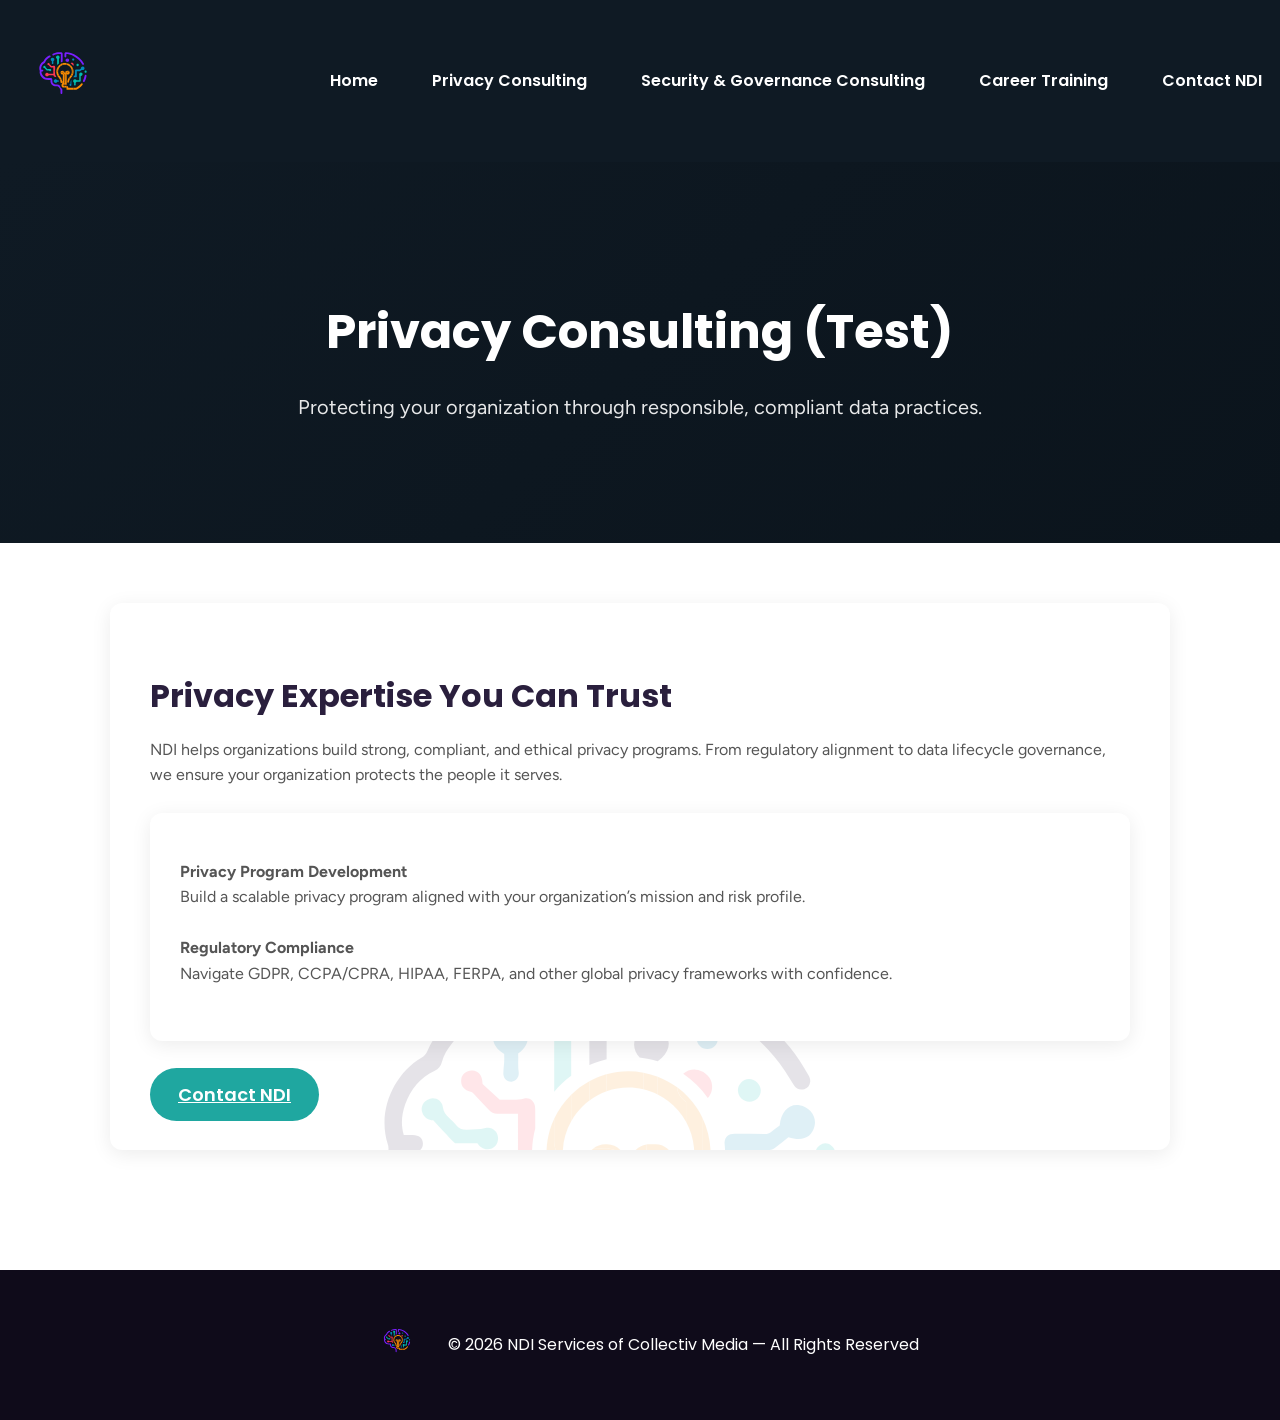
<file: test/testpage.html>
<!DOCTYPE html>
<html lang="en">
<head>
  <meta charset="UTF-8" />
  <meta name="viewport" content="width=device-width, initial-scale=1.0" />
  <title>Privacy Consulting — NDI Services (Test)</title>

<link rel="stylesheet" href="style.css" />
<link rel="stylesheet" href="teststyles.css" />

</head>

<body class="ndi-page">

  <!-- Navigation -->
<nav>
  <a href="NDIservices.html" class="nav-logo">
    <img src="../Assets/ndi-logo-light.svg" alt="NDI Services Logo" />
  </a>

  <!-- MOBILE MENU BUTTON -->
  <button class="ndi-mobile-menu-btn" aria-label="Open Menu">
    <span></span>
    <span></span>
    <span></span>
  </button>

  <div class="nav-links">
    <a href="NDIservices.html">Home</a>
    <a href="NDIprivacy.html">Privacy Consulting</a>
    <a href="NDIgovernance.html">Security & Governance Consulting</a>
    <a href="NDIcareers.html">Career Training</a>
    <a href="contactNDI.html">Contact NDI</a>
  </div>
</nav>


  <!-- HERO -->
  <header>
    <h1>Privacy Consulting (Test)</h1>
    <p>Protecting your organization through responsible, compliant data practices.</p>
  </header>

  <!-- MAIN CONTENT -->
  <section style="position: relative;">
    <div class="contact-container">
      <h2 style="font-family: var(--font-display); font-size: 32px; margin-bottom: 10px;">
        Privacy Expertise You Can Trust
      </h2>

      <p style="margin-bottom: 25px;">
        NDI helps organizations build strong, compliant, and ethical privacy programs.
        From regulatory alignment to data lifecycle governance, we ensure your
        organization protects the people it serves.
      </p>

      <div class="card" style="margin-bottom: 40px;">
        <p><strong>Privacy Program Development</strong><br>
        Build a scalable privacy program aligned with your organization’s mission and risk profile.</p>

        <p><strong>Regulatory Compliance</strong><br>
        Navigate GDPR, CCPA/CPRA, HIPAA, FERPA, and other global privacy frameworks with confidence.</p>
      </div>

      <a href="../contactNDI.html" class="btn">Contact NDI</a>
    </div>
  </section>

  <footer>
    <div class="ndi-footer-inner">
      <img src="../Assets/ndi-logo-light.svg" class="ndi-footer-logo" alt="NDI Logo">
      <span>© 2026 NDI Services of Collectiv Media — All Rights Reserved</span>
    </div>
  </footer>

<script>
const menuBtn = document.querySelector('.ndi-mobile-menu-btn');
const navLinks = document.querySelector('nav .nav-links');

menuBtn.addEventListener('click', () => {
  menuBtn.classList.toggle('active');
  navLinks.classList.toggle('open');
});
</script>

</body>
</html>
</file>
<file: style.css>
/* -------------------------------------------------- */
/* BRAND IMPORTS (LOGO-ALIGNED TYPOGRAPHY)            */
/* -------------------------------------------------- */

@import url("https://fonts.googleapis.com/css2?family=Figtree:wght@300;400;500;600;700&family=Poppins:wght@400;500;600;700;800&display=swap");

/* -------------------------------------------------- */
/* BRAND VARIABLES (EXTRACTED FROM YOUR LOGO)         */
/* -------------------------------------------------- */

:root {
  --brand-dark: #2a1f3d;        /* deep purple/charcoal */
  --brand-orange: #da7105;      /* electric orange */
  --brand-teal: #1fa7a0;        /* teal accent */
  --brand-pink: #e84c8b;        /* hot pink accent */
  --brand-yellow: #fdcf4c;      /* highlight yellow */
  --brand-white: #ffffff;

  --font-display: "Poppins", system-ui, sans-serif;
  --font-body: "Figtree", system-ui, sans-serif;

  --radius-card: 12px;
  --radius-pill: 9999px;

  --shadow-soft: 0 4px 20px rgba(0,0,0,0.08);
  --shadow-medium: 0 6px 30px rgba(0,0,0,0.12);

  --max-width: 1100px;
}

/* -------------------------------------------------- */
/* GLOBAL RESET                                        */
/* -------------------------------------------------- */

*,
*::before,
*::after {
  box-sizing: border-box;
}

body {
  margin: 0;
  background: var(--brand-white);
  color: var(--brand-dark);
  font-family: var(--font-body);
  line-height: 1.6;
  -webkit-font-smoothing: antialiased;
}

/* -------------------------------------------------- */
/* GLOBAL LAYOUT                                       */
/* -------------------------------------------------- */

section {
  max-width: var(--max-width);
  margin: auto;
  padding: 60px 20px;
}

/* -------------------------------------------------- */
/* LOGOS                                          */
/* -------------------------------------------------- */

.nav-logo img {
  height: 126px;
  width: auto;
  vertical-align: middle;
  margin-right: 20px;
}

.hero-logo {
  height: 270px;
  width: auto;
  margin-bottom: 20px;
}

.footer-logo img {
  height: 108px;
  width: auto;
  opacity: 0.85;
  margin-bottom: 10px;
}

.section-logo {
  height: 60px;
  width: auto;
  margin-bottom: 20px;
  opacity: 0.9;
}

.portfolio-watermark {
  position: absolute;
  top: 50%;
  left: 50%;
  height: 300px;
  width: auto;
  opacity: 0.05;
  transform: translate(-50%, -50%);
  pointer-events: none;
}


/* -------------------------------------------------- */
/* NAVIGATION                                          */
/* -------------------------------------------------- */

nav {
  background: var(--brand-dark);
  padding: 18px 0;
  text-align: center;
  position: sticky;
  top: 0;
  z-index: 100;
}

nav a {
  color: var(--brand-white);
  margin: 0 18px;
  text-decoration: none;
  font-weight: 600;
  font-family: var(--font-display);
  position: relative;
  transition: color 0.2s ease;
}

nav a:hover {
  color: var(--brand-orange);
}

nav a::after {
  content: "";
  position: absolute;
  left: 0;
  bottom: -4px;
  width: 0%;
  height: 2px;
  background: var(--brand-orange);
  transition: width 0.25s ease;
}

nav a:hover::after {
  width: 100%;
}

/* -------------------------------------------------- */
/* HEADER / HERO                                       */
/* -------------------------------------------------- */

header {
  background: linear-gradient(135deg, var(--brand-dark), #1a1428);
  color: var(--brand-white);
  padding: 100px 20px;
  text-align: center;
}

header h1 {
  font-family: var(--font-display);
  font-size: 48px;
  margin-bottom: 10px;
  font-weight: 700;
}

header p {
  font-size: 20px;
  opacity: 0.9;
}

/* -------------------------------------------------- */
/* BUTTONS                                             */
/* -------------------------------------------------- */

.btn,
button,
.fs-button {
  background: var(--brand-orange);
  color: var(--brand-white);
  padding: 14px 28px;
  border-radius: var(--radius-pill);
  font-family: var(--font-display);
  font-size: 18px;
  font-weight: 600;
  border: none;
  cursor: pointer;
  transition: background 0.25s ease, transform 0.15s ease;
}

.btn:hover,
button:hover,
.fs-button:hover {
  background: var(--brand-dark);
  transform: translateY(-2px);
}

/* -------------------------------------------------- */
/* CARD COMPONENTS                                     */
/* -------------------------------------------------- */

.card {
  background: var(--brand-white);
  border-radius: var(--radius-card);
  padding: 30px;
  box-shadow: var(--shadow-soft);
  transition: transform 0.25s ease, box-shadow 0.25s ease;
}

.card:hover {
  transform: translateY(-6px);
  box-shadow: var(--shadow-medium);
}

/* -------------------------------------------------- */
/* CONTACT FORM (FORMSPREE)                            */
/* -------------------------------------------------- */

.contact-container {
  background: var(--brand-white);
  padding: 40px;
  border-radius: var(--radius-card);
  box-shadow: var(--shadow-soft);
}

.contact-container h2 {
  font-family: var(--font-display);
  font-size: 32px;
  margin-bottom: 10px;
}

.contact-container p {
  color: #555;
  margin-bottom: 25px;
}

/* Formspree fields */
.fs-form {
  display: grid;
  row-gap: 1.5rem;
}

.fs-field {
  display: flex;
  flex-direction: column;
  row-gap: 0.5rem;
}

.fs-label {
  font-family: var(--font-display);
  font-weight: 600;
  color: var(--brand-dark);
}

.fs-input,
.fs-textarea {
  border-radius: 10px;
  border: 1px solid #ddd;
  padding: 14px;
  font-size: 16px;
  background: #fafafa;
  transition: border-color 0.2s ease, background 0.2s ease;
}

.fs-input:focus,
.fs-textarea:focus {
  border-color: var(--brand-orange);
  background: var(--brand-white);
  outline: none;
}

.fs-description {
  color: #666;
  font-size: 14px;
}

/* -------------------------------------------------- */
/* FOOTER                                              */
/* -------------------------------------------------- */

footer {
  background: var(--brand-dark);
  color: var(--brand-white);
  text-align: center;
  padding: 30px 20px;
  margin-top: 60px;
  font-family: var(--font-display);
  font-size: 16px;
}

/* -------------------------------------------------- */
/* ANIMATIONS                                          */
/* -------------------------------------------------- */

.fade-in {
  opacity: 0;
  transform: translateY(20px);
  animation: fadeInUp 0.6s ease forwards;
}
.fade-in.visible {
  opacity: 1;
  transform: translateY(0);
}

@keyframes fadeInUp {
  to {
    opacity: 1;
    transform: translateY(0);
  }
}

/* -------------------------------------------------- */
/* METHODOLOGY DIAGRAM                                */
/* -------------------------------------------------- */

.methodology-diagram {
  display: flex;
  justify-content: center;
  align-items: center;
  gap: 25px;
  flex-wrap: wrap;
  margin-top: 30px;
}

.method-step {
  background: var(--brand-white);
  border-radius: var(--radius-card);
  padding: 25px;
  width: 220px;
  box-shadow: var(--shadow-soft);
  text-align: center;
  transition: transform 0.25s ease, box-shadow 0.25s ease;
}

.method-step:hover {
  transform: translateY(-6px);
  box-shadow: var(--shadow-medium);
}

.method-icon {
  font-size: 40px;
  margin-bottom: 10px;
}

.method-arrow {
  font-size: 32px;
  color: var(--brand-orange);
  font-weight: bold;
}

/* -------------------------------------------------- */
/* FLOATING CTA BUTTON                                 */
/* -------------------------------------------------- */

.floating-cta {
  position: fixed;
  bottom: 25px;
  right: 25px;
  background: var(--brand-orange);
  color: var(--brand-white);
  padding: 14px 28px;
  border-radius: var(--radius-pill);
  font-family: var(--font-display);
  font-size: 18px;
  font-weight: 600;
  text-decoration: none;
  box-shadow: 0 6px 20px rgba(0,0,0,0.15);
  transition: background 0.25s ease, transform 0.2s ease;
  z-index: 999;
}

.floating-cta:hover {
  background: var(--brand-dark);
  transform: translateY(-3px);
}

/* Right‑aligned special nav link */
.nav-right {
  margin-left: auto;
  font-weight: 700;
  color: var(--brand-orange);
}

.nav-right:hover {
  color: var(--brand-white);
}

/* Navigation layout upgrade */
nav {
  display: flex;
  align-items: center;
  justify-content: space-between;
}

/* Group of main links */
.nav-links {
  display: flex;
  gap: 18px;
}

/* Special right‑side link */
.nav-special {
  margin-left: auto;
  font-weight: 700;
  color: var(--brand-orange);
}

.nav-special:hover {
  color: var(--brand-white);
}

/* Accent Pill for the right‑side nav link */
.nav-special {
  margin-left: auto;
  padding: 6px 14px;
  border-radius: 20px;
  background: rgba(255, 255, 255, 0.08);
  font-weight: 700;
  color: var(--brand-orange);
  transition: background 0.3s ease, color 0.3s ease;
}

.nav-special:hover {
  background: var(--brand-orange);
  color: var(--brand-white);
}

/* Accent Pill + Glow Pulse Hover */
.nav-special {
  margin-left: auto;
  padding: 6px 14px;
  border-radius: 20px;
  background: rgba(255, 255, 255, 0.08);
  font-weight: 700;
  color: var(--brand-orange);
  transition: 
    background 0.3s ease,
    color 0.3s ease,
    box-shadow 0.3s ease;
}

.nav-special:hover {
  background: var(--brand-orange);
  color: var(--brand-white);
  box-shadow: 0 0 12px rgba(255, 140, 0, 0.6);
}

/* ============================
   COLLECTIV MEDIA — MOBILE NAV
   ============================ */

/* Default: hide hamburger on desktop */
.cm-mobile-menu-btn {
  display: none !important;
}

/* MOBILE BREAKPOINT — expanded to 1200px */
@media (max-width: 1200px) {

  nav {
    display: flex !important;
    align-items: center !important;
    justify-content: space-between !important;
    padding: 14px 18px !important;
    position: sticky;
    top: 0;
    z-index: 1000;
  }

  .cm-mobile-menu-btn {
    all: unset;
    display: flex !important;
    flex-direction: column;
    justify-content: space-between;
    width: 32px;
    height: 22px;
    cursor: pointer;
    margin-left: auto;
    z-index: 1001;
  }

  .cm-mobile-menu-btn span {
    display: block;
    height: 3px;
    width: 100%;
    background: var(--brand-white);
    border-radius: 3px;
    transition: 0.3s ease;
  }

  nav .nav-links {
    all: unset;
    position: fixed !important;
    top: 0;
    right: -100%;
    height: 100vh;
    width: 260px;
    background: var(--brand-dark);
    padding-top: 80px;
    padding-left: 20px;
    display: flex !important;
    flex-direction: column !important;
    gap: 22px;
    transition: right 0.35s ease;
    z-index: 1000;
    box-shadow: -4px 0 12px rgba(0,0,0,0.4);
  }

  nav .nav-links.open {
    right: 0 !important;
  }

  nav .nav-links a {
    display: block !important;
    font-size: 20px !important;
    padding: 6px 0;
    color: var(--brand-white) !important;
  }

  .nav-special {
    display: none !important;
  }

  .cm-mobile-menu-btn.active span:nth-child(1) {
    transform: translateY(9px) rotate(45deg);
  }
  .cm-mobile-menu-btn.active span:nth-child(2) {
    opacity: 0;
  }
  .cm-mobile-menu-btn.active span:nth-child(3) {
    transform: translateY(-9px) rotate(-45deg);
  }
}
</file>
<file: NDIstyle.css>
/* -------------------------------------------------- */
/* NDI PAGE SCOPING                                   */
/* -------------------------------------------------- */
/* All NDI-specific styling is safely isolated */
body.ndi-page {
  --ndi-dark: #0f1a24;
  --ndi-accent: #1fa7a0;
  --ndi-accent-light: #29c7bd;
  --ndi-white: #ffffff;
}

/* -------------------------------------------------- */
/* NDI LOGO OVERRIDE                                  */
/* -------------------------------------------------- */
body.ndi-page .nav-logo img {
  content: url("Assets/logo2_white.png") !important;
  height: 126px;
  width: auto;
  display: block;
}

/* Prevent global nav underline from affecting the logo */
body.ndi-page .nav-logo::after {
  display: none !important;
  content: none !important;
}

body.ndi-page .nav-logo {
  margin: 0 !important;
  padding: 0 !important;
}

/* -------------------------------------------------- */
/* NDI NAVIGATION TWEAKS                              */
/* -------------------------------------------------- */

/* Optional: NDI-specific nav background */
body.ndi-page nav {
  background: var(--ndi-dark);
}

/* Optional: NDI-specific hover color */
body.ndi-page nav a:hover {
  color: var(--ndi-accent-light);
}

/* Keep the Glow Pulse accent pill but allow NDI tinting */
body.ndi-page .nav-special {
  background: rgba(255, 255, 255, 0.08);
  color: var(--ndi-accent-light);
}

body.ndi-page .nav-special:hover {
  background: var(--ndi-accent-light);
  color: var(--ndi-dark);
  box-shadow: 0 0 12px rgba(41, 199, 189, 0.6);
}

/* -------------------------------------------------- */
/* NDI HEADER / HERO                                  */
/* -------------------------------------------------- */

body.ndi-page header {
  background: linear-gradient(135deg, var(--ndi-dark), #0b141c);
  color: var(--ndi-white);
}

/* -------------------------------------------------- */
/* NDI ACCENT BARS                                    */
/* -------------------------------------------------- */

body.ndi-page .ndi-accent-bar {
  height: 4px;
  width: 80px;
  background: var(--ndi-accent);
  margin-bottom: 20px;
}

/* -------------------------------------------------- */
/* NDI CTA BUTTONS                                    */
/* -------------------------------------------------- */

body.ndi-page .btn,
body.ndi-page .floating-cta {
  background: var(--ndi-accent);
  color: var(--ndi-white);
}

body.ndi-page .btn:hover,
body.ndi-page .floating-cta:hover {
  background: var(--ndi-accent-light);
  transform: translateY(-3px);
}

/* Floating CTA */
.floating-cta-ndi {
  position: fixed;
  bottom: 30px;
  right: 30px;
  background: var(--ndi-accent);
  color: white;
  padding: 14px 22px;
  border-radius: 50px;
  font-weight: 600;
  text-decoration: none;
  box-shadow: 0 0 14px rgba(31,167,160,0.5);
  transition: transform 0.2s ease, background 0.2s ease;
  z-index: 999;
}

.floating-cta-ndi:hover {
  background: var(--ndi-accent-light);
  transform: translateY(-4px);
}


/* -------------------------------------------------- */
/* NDI WATERMARK (optional)                           */
/* -------------------------------------------------- */

/* Global NDI watermark overlay */
body.ndi-page .contact-container {
  position: relative;
  z-index: 1;
}

body.ndi-page .contact-container::before {
  content: "";
  position: absolute;
  inset: 0;
  background-image: url("Assets/ndi-logo-icon.svg");
  background-repeat: no-repeat;
  background-size: 1200px; /* bigger */
  background-position: right -40px top 40px; /* lower */
  opacity: 0.12; /* THIS NOW WORKS */
  pointer-events: none;
  z-index: 0;
}

/* Ensure all content sits above the watermark */
body.ndi-page .contact-container > * {
  position: relative;
  z-index: 2;
}



/* -------------------------------------------------- */
/* NDI FOOTER (FINAL WORKING VERSION)                 */
/* -------------------------------------------------- */

/* Footer container */
body.ndi-page footer {
  background: #0F0B1A; /* NDI dark */
  color: white;
  padding: 40px 20px;
}

/* Inline layout: logo left, text centered */
body.ndi-page footer .ndi-footer-inner {
  display: flex;
  justify-content: center;   /* centers logo + text as a group */
  align-items: center;       /* perfect vertical alignment */
  gap: 16px;                 /* spacing between logo and text */
  text-align: center;
}

/* Footer logo (real image, never cropped) */
body.ndi-page footer .ndi-footer-logo {
  height: 70px;
  width: auto;
  display: block;
}

/* -------------------------------------------------- */
/* BOOKLET LAYOUT                                     */
/* -------------------------------------------------- */

.ndi-booklets {
  display: flex;
  gap: 40px;
  justify-content: center;
  padding: 60px 20px;
  flex-wrap: wrap;
}

.booklet {
  background: rgba(255,255,255,0.05);
  border: 1px solid rgba(31, 167, 160, 0.35); /* NDI accent tint */
  box-shadow: 0 0 18px rgba(31, 167, 160, 0.25); /* soft aqua glow */
  padding: 30px;
  width: 420px;
  border-radius: 14px;
  position: relative;
  backdrop-filter: blur(6px);
  transition: box-shadow 0.3s ease, border-color 0.3s ease;

  /* ⭐ Subtle circuit-board pattern */
  background-image:
    radial-gradient(circle at 1px 1px, rgba(31,167,160,0.18) 1px, transparent 0),
    radial-gradient(circle at 1px 1px, rgba(31,167,160,0.10) 1px, transparent 0);
  background-size: 40px 40px, 80px 80px;
  background-blend-mode: overlay;
}

/* Optional hover polish */
.booklet:hover {
  border-color: rgba(41, 199, 189, 0.55);
  box-shadow: 0 0 26px rgba(41, 199, 189, 0.35);
}

.booklet-title {
  font-family: var(--font-display);
  font-size: 28px;
  margin-bottom: 20px;
  text-align: center;
}

/* PAGES */
.booklet-pages {
  position: relative;
  height: 260px;
  overflow: hidden;
}

.page {
  position: absolute;
  top: 0;
  left: 0;
  width: 100%;
  opacity: 0;
  transform: translateX(40px);
  transition: all 0.35s ease;
}

.page.active {
  opacity: 1;
  transform: translateX(0);
}

.page-icon {
  font-size: 40px;
  margin-bottom: 10px;
}

/* CONTROLS */
.booklet-controls {
  display: flex;
  justify-content: space-between;
  margin-top: 20px;
}

.booklet-controls button {
  background: var(--ndi-accent);
  color: white;
  border: none;
  padding: 10px 18px;
  border-radius: 6px;
  font-size: 20px;
  cursor: pointer;
  transition: background 0.2s ease;
}

.booklet-controls button:hover {
  background: var(--ndi-accent-light);
}

/* -------------------------------------------------- */
/* Career Pathway Diagram                             */
/* -------------------------------------------------- */

/* Career Pathway Diagram — Enhanced Circuit Background + Animation */
.career-pathway {
  display: flex;
  align-items: center;
  justify-content: center;
  gap: 14px;
  margin: 30px 0;
  flex-wrap: wrap;
  padding: 40px;
  border-radius: 12px;
  position: relative;

  /* Solid NDI dark background for contrast */
  background: #0f1a24;

  /* Lighter circuit board pattern */
  background-image:
    linear-gradient(90deg, rgba(41,199,189,0.45) 1px, transparent 1px),
    linear-gradient(0deg, rgba(41,199,189,0.45) 1px, transparent 1px),
    radial-gradient(circle at 12px 12px, rgba(41,199,189,0.55) 3px, transparent 0);
  background-size: 40px 40px, 40px 40px, 80px 80px;
  background-blend-mode: overlay;

  border: 1px solid rgba(41,199,189,0.65);
  box-shadow: 0 0 22px rgba(41,199,189,0.35);

  /* Animated circuit trace overlay */
  overflow: hidden;
}

.career-pathway::after {
  content: "";
  position: absolute;
  top: 0;
  left: -200%;
  width: 200%;
  height: 100%;
  background: linear-gradient(
    90deg,
    transparent 0%,
    rgba(41,199,189,0.25) 50%,
    transparent 100%
  );
  animation: circuit-sweep 6s linear infinite;
  pointer-events: none;
  opacity: 0.4;
}

@keyframes circuit-sweep {
  0% { transform: translateX(0); }
  100% { transform: translateX(100%); }
}

/* Corner nodes */
.career-pathway::before,
.career-pathway .corner-node {
  content: "";
  position: absolute;
  width: 14px;
  height: 14px;
  border-radius: 4px;
  background: var(--ndi-accent);
  box-shadow: 0 0 12px rgba(41,199,189,0.8);
}

.career-pathway::before {
  top: 14px;
  left: 14px;
}

.career-pathway .corner-node {
  bottom: 14px;
  right: 14px;
}

/* Path steps */
.path-step {
  background: #12202c;
  border: 1px solid rgba(41,199,189,0.65);
  padding: 12px 20px;
  border-radius: 8px;
  font-weight: 600;
  color: #ffffff;
  backdrop-filter: blur(4px);
  transition: background 0.2s ease, box-shadow 0.2s ease;
}

.path-step:hover {
  background: #163040;
  box-shadow: 0 0 12px rgba(41,199,189,0.4);
}

/* Arrows */
.path-arrow {
  font-size: 24px;
  opacity: 0.9;
  color: rgba(255,255,255,0.9);
}



/* -------------------------------------------------- */
/* Accordion                                           */
/* -------------------------------------------------- */

.accordion {
  margin-bottom: 40px;
}

/* Each item container */
.accordion-item {
  border: 1px solid rgba(31,167,160,0.5);
  border-radius: 8px;
  margin-bottom: 12px;
  overflow: hidden;
  background: #0f1a24; /* solid NDI dark for contrast */
}

/* Header (job title) */
.accordion-header {
  width: 100%;
  text-align: left;
  background: #12202c; /* slightly lighter than var(--ndi-dark) */
  padding: 14px 18px;
  font-size: 18px;
  font-weight: 600;
  color: #ffffff;
  border: none;
  cursor: pointer;
  transition: background 0.2s ease, color 0.2s ease;
}

.accordion-header:hover {
  background: #163040;
}

/* Body (description) */
.accordion-body {
  padding: 16px 18px;
  display: none;
  color: rgba(255,255,255,0.9);
  line-height: 1.5;
  background: #0b151e;
}

/* When active, show body */
.accordion-item.active .accordion-body {
  display: block;
}

/* ============================
   FINAL MOBILE NAVIGATION (NDI)
   ============================ */

/* Hide hamburger on desktop */
body.ndi-page .ndi-mobile-menu-btn {
  display: none !important;
}

/* MOBILE BREAKPOINT */
@media (max-width: 900px) {

  /* Reset global nav layout */
  body.ndi-page nav {
    display: flex !important;
    align-items: center !important;
    justify-content: space-between !important;
    padding: 12px 16px !important;
    position: relative !important;
    z-index: 1000 !important;
  }

  /* Reset global button styles */
  body.ndi-page .ndi-mobile-menu-btn {
    all: unset;
    display: flex !important;
    flex-direction: column;
    justify-content: space-between;
    width: 32px;
    height: 22px;
    cursor: pointer;
    margin-left: auto;
    z-index: 1001;
  }

  body.ndi-page .ndi-mobile-menu-btn span {
    display: block;
    height: 3px;
    width: 100%;
    background: white !important;
    border-radius: 3px;
    transition: 0.3s ease;
  }

  /* Slide-in menu panel */
  body.ndi-page nav .nav-links {
    all: unset;
    position: fixed !important;
    top: 0;
    right: -100%;
    height: 100vh;
    width: 260px;
    background: #0f1a24;
    padding-top: 80px;
    padding-left: 20px;
    display: flex !important;
    flex-direction: column !important;
    gap: 22px;
    transition: right 0.35s ease;
    z-index: 1000;
    box-shadow: -4px 0 12px rgba(0,0,0,0.4);
  }

  body.ndi-page nav .nav-links.open {
    right: 0 !important;
  }

  /* Ensure nav links display correctly */
  body.ndi-page nav .nav-links a {
    display: block !important;
    font-size: 20px !important;
    padding: 6px 0;
    color: white !important;
  }

  /* Hide nav-special on mobile IF it exists */
  body.ndi-page nav .nav-special {
    display: none !important;
  }

  /* Hamburger animation */
  body.ndi-page .ndi-mobile-menu-btn.active span:nth-child(1) {
    transform: translateY(9px) rotate(45deg);
  }
  body.ndi-page .ndi-mobile-menu-btn.active span:nth-child(2) {
    opacity: 0;
  }
  body.ndi-page .ndi-mobile-menu-btn.active span:nth-child(3) {
    transform: translateY(-9px) rotate(-45deg);
  }
}
</file>
<file: test/style.css>
/* -------------------------------------------------- */
/* BRAND IMPORTS (LOGO-ALIGNED TYPOGRAPHY)            */
/* -------------------------------------------------- */

@import url("https://fonts.googleapis.com/css2?family=Figtree:wght@300;400;500;600;700&family=Poppins:wght@400;500;600;700;800&display=swap");

/* -------------------------------------------------- */
/* BRAND VARIABLES (EXTRACTED FROM YOUR LOGO)         */
/* -------------------------------------------------- */

:root {
  --brand-dark: #2a1f3d;        /* deep purple/charcoal */
  --brand-orange: #da7105;      /* electric orange */
  --brand-teal: #1fa7a0;        /* teal accent */
  --brand-pink: #e84c8b;        /* hot pink accent */
  --brand-yellow: #fdcf4c;      /* highlight yellow */
  --brand-white: #ffffff;

  --font-display: "Poppins", system-ui, sans-serif;
  --font-body: "Figtree", system-ui, sans-serif;

  --radius-card: 12px;
  --radius-pill: 9999px;

  --shadow-soft: 0 4px 20px rgba(0,0,0,0.08);
  --shadow-medium: 0 6px 30px rgba(0,0,0,0.12);

  --max-width: 1100px;
}

/* -------------------------------------------------- */
/* GLOBAL RESET                                        */
/* -------------------------------------------------- */

*,
*::before,
*::after {
  box-sizing: border-box;
}

body {
  margin: 0;
  background: var(--brand-white);
  color: var(--brand-dark);
  font-family: var(--font-body);
  line-height: 1.6;
  -webkit-font-smoothing: antialiased;
}

/* -------------------------------------------------- */
/* GLOBAL LAYOUT                                       */
/* -------------------------------------------------- */

section {
  max-width: var(--max-width);
  margin: auto;
  padding: 60px 20px;
}

/* -------------------------------------------------- */
/* LOGOS                                          */
/* -------------------------------------------------- */

.nav-logo img {
  height: 126px;
  width: auto;
  vertical-align: middle;
  margin-right: 20px;
}

.hero-logo {
  height: 270px;
  width: auto;
  margin-bottom: 20px;
}

.footer-logo img {
  height: 108px;
  width: auto;
  opacity: 0.85;
  margin-bottom: 10px;
}

.section-logo {
  height: 60px;
  width: auto;
  margin-bottom: 20px;
  opacity: 0.9;
}

.portfolio-watermark {
  position: absolute;
  top: 50%;
  left: 50%;
  height: 300px;
  width: auto;
  opacity: 0.05;
  transform: translate(-50%, -50%);
  pointer-events: none;
}


/* -------------------------------------------------- */
/* NAVIGATION                                          */
/* -------------------------------------------------- */

nav {
  background: var(--brand-dark);
  padding: 18px 0;
  text-align: center;
  position: sticky;
  top: 0;
  z-index: 100;
}

nav a {
  color: var(--brand-white);
  margin: 0 18px;
  text-decoration: none;
  font-weight: 600;
  font-family: var(--font-display);
  position: relative;
  transition: color 0.2s ease;
}

nav a:hover {
  color: var(--brand-orange);
}

nav a::after {
  content: "";
  position: absolute;
  left: 0;
  bottom: -4px;
  width: 0%;
  height: 2px;
  background: var(--brand-orange);
  transition: width 0.25s ease;
}

nav a:hover::after {
  width: 100%;
}

/* -------------------------------------------------- */
/* HEADER / HERO                                       */
/* -------------------------------------------------- */

header {
  background: linear-gradient(135deg, var(--brand-dark), #1a1428);
  color: var(--brand-white);
  padding: 100px 20px;
  text-align: center;
}

header h1 {
  font-family: var(--font-display);
  font-size: 48px;
  margin-bottom: 10px;
  font-weight: 700;
}

header p {
  font-size: 20px;
  opacity: 0.9;
}

/* -------------------------------------------------- */
/* BUTTONS                                             */
/* -------------------------------------------------- */

.btn,
button,
.fs-button {
  background: var(--brand-orange);
  color: var(--brand-white);
  padding: 14px 28px;
  border-radius: var(--radius-pill);
  font-family: var(--font-display);
  font-size: 18px;
  font-weight: 600;
  border: none;
  cursor: pointer;
  transition: background 0.25s ease, transform 0.15s ease;
}

.btn:hover,
button:hover,
.fs-button:hover {
  background: var(--brand-dark);
  transform: translateY(-2px);
}

/* -------------------------------------------------- */
/* CARD COMPONENTS                                     */
/* -------------------------------------------------- */

.card {
  background: var(--brand-white);
  border-radius: var(--radius-card);
  padding: 30px;
  box-shadow: var(--shadow-soft);
  transition: transform 0.25s ease, box-shadow 0.25s ease;
}

.card:hover {
  transform: translateY(-6px);
  box-shadow: var(--shadow-medium);
}

/* -------------------------------------------------- */
/* CONTACT FORM (FORMSPREE)                            */
/* -------------------------------------------------- */

.contact-container {
  background: var(--brand-white);
  padding: 40px;
  border-radius: var(--radius-card);
  box-shadow: var(--shadow-soft);
}

.contact-container h2 {
  font-family: var(--font-display);
  font-size: 32px;
  margin-bottom: 10px;
}

.contact-container p {
  color: #555;
  margin-bottom: 25px;
}

/* Formspree fields */
.fs-form {
  display: grid;
  row-gap: 1.5rem;
}

.fs-field {
  display: flex;
  flex-direction: column;
  row-gap: 0.5rem;
}

.fs-label {
  font-family: var(--font-display);
  font-weight: 600;
  color: var(--brand-dark);
}

.fs-input,
.fs-textarea {
  border-radius: 10px;
  border: 1px solid #ddd;
  padding: 14px;
  font-size: 16px;
  background: #fafafa;
  transition: border-color 0.2s ease, background 0.2s ease;
}

.fs-input:focus,
.fs-textarea:focus {
  border-color: var(--brand-orange);
  background: var(--brand-white);
  outline: none;
}

.fs-description {
  color: #666;
  font-size: 14px;
}

/* -------------------------------------------------- */
/* FOOTER                                              */
/* -------------------------------------------------- */

footer {
  background: var(--brand-dark);
  color: var(--brand-white);
  text-align: center;
  padding: 30px 20px;
  margin-top: 60px;
  font-family: var(--font-display);
  font-size: 16px;
}

/* -------------------------------------------------- */
/* ANIMATIONS                                          */
/* -------------------------------------------------- */

.fade-in {
  opacity: 0;
  transform: translateY(20px);
  animation: fadeInUp 0.6s ease forwards;
}
.fade-in.visible {
  opacity: 1;
  transform: translateY(0);
}

@keyframes fadeInUp {
  to {
    opacity: 1;
    transform: translateY(0);
  }
}

/* -------------------------------------------------- */
/* METHODOLOGY DIAGRAM                                */
/* -------------------------------------------------- */

.methodology-diagram {
  display: flex;
  justify-content: center;
  align-items: center;
  gap: 25px;
  flex-wrap: wrap;
  margin-top: 30px;
}

.method-step {
  background: var(--brand-white);
  border-radius: var(--radius-card);
  padding: 25px;
  width: 220px;
  box-shadow: var(--shadow-soft);
  text-align: center;
  transition: transform 0.25s ease, box-shadow 0.25s ease;
}

.method-step:hover {
  transform: translateY(-6px);
  box-shadow: var(--shadow-medium);
}

.method-icon {
  font-size: 40px;
  margin-bottom: 10px;
}

.method-arrow {
  font-size: 32px;
  color: var(--brand-orange);
  font-weight: bold;
}

/* -------------------------------------------------- */
/* FLOATING CTA BUTTON                                 */
/* -------------------------------------------------- */

.floating-cta {
  position: fixed;
  bottom: 25px;
  right: 25px;
  background: var(--brand-orange);
  color: var(--brand-white);
  padding: 14px 28px;
  border-radius: var(--radius-pill);
  font-family: var(--font-display);
  font-size: 18px;
  font-weight: 600;
  text-decoration: none;
  box-shadow: 0 6px 20px rgba(0,0,0,0.15);
  transition: background 0.25s ease, transform 0.2s ease;
  z-index: 999;
}

.floating-cta:hover {
  background: var(--brand-dark);
  transform: translateY(-3px);
}

/* Right‑aligned special nav link */
.nav-right {
  margin-left: auto;
  font-weight: 700;
  color: var(--brand-orange);
}

.nav-right:hover {
  color: var(--brand-white);
}

/* Navigation layout upgrade */
nav {
  display: flex;
  align-items: center;
  justify-content: space-between;
}

/* Group of main links */
.nav-links {
  display: flex;
  gap: 18px;
}

/* Special right‑side link */
.nav-special {
  margin-left: auto;
  font-weight: 700;
  color: var(--brand-orange);
}

.nav-special:hover {
  color: var(--brand-white);
}

/* Accent Pill for the right‑side nav link */
.nav-special {
  margin-left: auto;
  padding: 6px 14px;
  border-radius: 20px;
  background: rgba(255, 255, 255, 0.08);
  font-weight: 700;
  color: var(--brand-orange);
  transition: background 0.3s ease, color 0.3s ease;
}

.nav-special:hover {
  background: var(--brand-orange);
  color: var(--brand-white);
}

/* Accent Pill + Glow Pulse Hover */
.nav-special {
  margin-left: auto;
  padding: 6px 14px;
  border-radius: 20px;
  background: rgba(255, 255, 255, 0.08);
  font-weight: 700;
  color: var(--brand-orange);
  transition: 
    background 0.3s ease,
    color 0.3s ease,
    box-shadow 0.3s ease;
}

.nav-special:hover {
  background: var(--brand-orange);
  color: var(--brand-white);
  box-shadow: 0 0 12px rgba(255, 140, 0, 0.6);
}

/* ============================
   COLLECTIV MEDIA — MOBILE NAV
   ============================ */

/* Hide hamburger on desktop */
.cm-mobile-menu-btn {
  display: none !important;
}

/* MOBILE BREAKPOINT */
@media (max-width: 900px) {

  /* Reset nav layout for mobile */
  nav {
    display: flex !important;
    align-items: center !important;
    justify-content: space-between !important;
    padding: 14px 18px !important;
    position: sticky;
    top: 0;
    z-index: 1000;
  }

  /* Reset global button styling */
  .cm-mobile-menu-btn {
    all: unset;
    display: flex !important;
    flex-direction: column;
    justify-content: space-between;
    width: 32px;
    height: 22px;
    cursor: pointer;
    margin-left: auto;
    z-index: 1001;
  }

  .cm-mobile-menu-btn span {
    display: block;
    height: 3px;
    width: 100%;
    background: var(--brand-white);
    border-radius: 3px;
    transition: 0.3s ease;
  }

  /* Slide-in menu panel */
  nav .nav-links {
    all: unset;
    position: fixed !important;
    top: 0;
    right: -100%;
    height: 100vh;
    width: 260px;
    background: var(--brand-dark);
    padding-top: 80px;
    padding-left: 20px;
    display: flex !important;
    flex-direction: column !important;
    gap: 22px;
    transition: right 0.35s ease;
    z-index: 1000;
    box-shadow: -4px 0 12px rgba(0,0,0,0.4);
  }

  nav .nav-links.open {
    right: 0 !important;
  }

  /* Mobile nav links */
  nav .nav-links a {
    display: block !important;
    font-size: 20px !important;
    padding: 6px 0;
    color: var(--brand-white) !important;
  }

  /* Hide nav-special on mobile */
  .nav-special {
    display: none !important;
  }

  /* Hamburger animation */
  .cm-mobile-menu-btn.active span:nth-child(1) {
    transform: translateY(9px) rotate(45deg);
  }
  .cm-mobile-menu-btn.active span:nth-child(2) {
    opacity: 0;
  }
  .cm-mobile-menu-btn.active span:nth-child(3) {
    transform: translateY(-9px) rotate(-45deg);
  }
}
</file>
<file: test/teststyles.css>
/* -------------------------------------------------- */
/* NDI PAGE SCOPING                                   */
/* -------------------------------------------------- */
/* All NDI-specific styling is safely isolated */
body.ndi-page {
  --ndi-dark: #0f1a24;
  --ndi-accent: #1fa7a0;
  --ndi-accent-light: #29c7bd;
  --ndi-white: #ffffff;
}

/* -------------------------------------------------- */
/* NDI LOGO OVERRIDE                                  */
/* -------------------------------------------------- */
body.ndi-page .nav-logo img {
  content: url("../Assets/ndi-logo-light.svg") !important;
  height: 126px;
  width: auto;
  display: block;
}

/* Prevent global nav underline from affecting the logo */
body.ndi-page .nav-logo::after {
  display: none !important;
  content: none !important;
}

body.ndi-page .nav-logo {
  margin: 0 !important;
  padding: 0 !important;
}

/* -------------------------------------------------- */
/* NDI NAVIGATION TWEAKS                              */
/* -------------------------------------------------- */

/* Optional: NDI-specific nav background */
body.ndi-page nav {
  background: var(--ndi-dark);
}

/* Optional: NDI-specific hover color */
body.ndi-page nav a:hover {
  color: var(--ndi-accent-light);
}

/* Keep the Glow Pulse accent pill but allow NDI tinting */
body.ndi-page .nav-special {
  background: rgba(255, 255, 255, 0.08);
  color: var(--ndi-accent-light);
}

body.ndi-page .nav-special:hover {
  background: var(--ndi-accent-light);
  color: var(--ndi-dark);
  box-shadow: 0 0 12px rgba(41, 199, 189, 0.6);
}

/* -------------------------------------------------- */
/* NDI HEADER / HERO                                  */
/* -------------------------------------------------- */

body.ndi-page header {
  background: linear-gradient(135deg, var(--ndi-dark), #0b141c);
  color: var(--ndi-white);
}

/* -------------------------------------------------- */
/* NDI ACCENT BARS                                    */
/* -------------------------------------------------- */

body.ndi-page .ndi-accent-bar {
  height: 4px;
  width: 80px;
  background: var(--ndi-accent);
  margin-bottom: 20px;
}

/* -------------------------------------------------- */
/* NDI CTA BUTTONS                                    */
/* -------------------------------------------------- */

body.ndi-page .btn,
body.ndi-page .floating-cta {
  background: var(--ndi-accent);
  color: var(--ndi-white);
}

body.ndi-page .btn:hover,
body.ndi-page .floating-cta:hover {
  background: var(--ndi-accent-light);
  transform: translateY(-3px);
}

/* Floating CTA */
.floating-cta-ndi {
  position: fixed;
  bottom: 30px;
  right: 30px;
  background: var(--ndi-accent);
  color: white;
  padding: 14px 22px;
  border-radius: 50px;
  font-weight: 600;
  text-decoration: none;
  box-shadow: 0 0 14px rgba(31,167,160,0.5);
  transition: transform 0.2s ease, background 0.2s ease;
  z-index: 999;
}

.floating-cta-ndi:hover {
  background: var(--ndi-accent-light);
  transform: translateY(-4px);
}


/* -------------------------------------------------- */
/* NDI WATERMARK (optional)                           */
/* -------------------------------------------------- */

/* Global NDI watermark overlay */
body.ndi-page .contact-container {
  position: relative;
  z-index: 1;
}

body.ndi-page .contact-container::before {
  content: "";
  position: absolute;
  inset: 0;
  background-image: url("../Assets/ndi-logo-icon.svg");
  background-repeat: no-repeat;
  background-size: 1200px; /* bigger */
  background-position: right -40px top 40px; /* lower */
  opacity: 0.12; /* THIS NOW WORKS */
  pointer-events: none;
  z-index: 0;
}

/* Ensure all content sits above the watermark */
body.ndi-page .contact-container > * {
  position: relative;
  z-index: 2;
}



/* -------------------------------------------------- */
/* NDI FOOTER (FINAL WORKING VERSION)                 */
/* -------------------------------------------------- */

/* Footer container */
body.ndi-page footer {
  background: #0F0B1A; /* NDI dark */
  color: white;
  padding: 40px 20px;
}

/* Inline layout: logo left, text centered */
body.ndi-page footer .ndi-footer-inner {
  display: flex;
  justify-content: center;   /* centers logo + text as a group */
  align-items: center;       /* perfect vertical alignment */
  gap: 16px;                 /* spacing between logo and text */
  text-align: center;
}

/* Footer logo (real image, never cropped) */
body.ndi-page footer .ndi-footer-logo {
  height: 70px;
  width: auto;
  display: block;
}

/* -------------------------------------------------- */
/* BOOKLET LAYOUT                                     */
/* -------------------------------------------------- */

.ndi-booklets {
  display: flex;
  gap: 40px;
  justify-content: center;
  padding: 60px 20px;
  flex-wrap: wrap;
}

.booklet {
  background: rgba(255,255,255,0.05);
  border: 1px solid rgba(31, 167, 160, 0.35); /* NDI accent tint */
  box-shadow: 0 0 18px rgba(31, 167, 160, 0.25); /* soft aqua glow */
  padding: 30px;
  width: 420px;
  border-radius: 14px;
  position: relative;
  backdrop-filter: blur(6px);
  transition: box-shadow 0.3s ease, border-color 0.3s ease;

  /* ⭐ Subtle circuit-board pattern */
  background-image:
    radial-gradient(circle at 1px 1px, rgba(31,167,160,0.18) 1px, transparent 0),
    radial-gradient(circle at 1px 1px, rgba(31,167,160,0.10) 1px, transparent 0);
  background-size: 40px 40px, 80px 80px;
  background-blend-mode: overlay;
}

/* Optional hover polish */
.booklet:hover {
  border-color: rgba(41, 199, 189, 0.55);
  box-shadow: 0 0 26px rgba(41, 199, 189, 0.35);
}

.booklet-title {
  font-family: var(--font-display);
  font-size: 28px;
  margin-bottom: 20px;
  text-align: center;
}

/* PAGES */
.booklet-pages {
  position: relative;
  height: 260px;
  overflow: hidden;
}

.page {
  position: absolute;
  top: 0;
  left: 0;
  width: 100%;
  opacity: 0;
  transform: translateX(40px);
  transition: all 0.35s ease;
}

.page.active {
  opacity: 1;
  transform: translateX(0);
}

.page-icon {
  font-size: 40px;
  margin-bottom: 10px;
}

/* CONTROLS */
.booklet-controls {
  display: flex;
  justify-content: space-between;
  margin-top: 20px;
}

.booklet-controls button {
  background: var(--ndi-accent);
  color: white;
  border: none;
  padding: 10px 18px;
  border-radius: 6px;
  font-size: 20px;
  cursor: pointer;
  transition: background 0.2s ease;
}

.booklet-controls button:hover {
  background: var(--ndi-accent-light);
}

/* -------------------------------------------------- */
/* Career Pathway Diagram                             */
/* -------------------------------------------------- */

/* Career Pathway Diagram — Enhanced Circuit Background + Animation */
.career-pathway {
  display: flex;
  align-items: center;
  justify-content: center;
  gap: 14px;
  margin: 30px 0;
  flex-wrap: wrap;
  padding: 40px;
  border-radius: 12px;
  position: relative;

  /* Solid NDI dark background for contrast */
  background: #0f1a24;

  /* Lighter circuit board pattern */
  background-image:
    linear-gradient(90deg, rgba(41,199,189,0.45) 1px, transparent 1px),
    linear-gradient(0deg, rgba(41,199,189,0.45) 1px, transparent 1px),
    radial-gradient(circle at 12px 12px, rgba(41,199,189,0.55) 3px, transparent 0);
  background-size: 40px 40px, 40px 40px, 80px 80px;
  background-blend-mode: overlay;

  border: 1px solid rgba(41,199,189,0.65);
  box-shadow: 0 0 22px rgba(41,199,189,0.35);

  /* Animated circuit trace overlay */
  overflow: hidden;
}

.career-pathway::after {
  content: "";
  position: absolute;
  top: 0;
  left: -200%;
  width: 200%;
  height: 100%;
  background: linear-gradient(
    90deg,
    transparent 0%,
    rgba(41,199,189,0.25) 50%,
    transparent 100%
  );
  animation: circuit-sweep 6s linear infinite;
  pointer-events: none;
  opacity: 0.4;
}

@keyframes circuit-sweep {
  0% { transform: translateX(0); }
  100% { transform: translateX(100%); }
}

/* Corner nodes */
.career-pathway::before,
.career-pathway .corner-node {
  content: "";
  position: absolute;
  width: 14px;
  height: 14px;
  border-radius: 4px;
  background: var(--ndi-accent);
  box-shadow: 0 0 12px rgba(41,199,189,0.8);
}

.career-pathway::before {
  top: 14px;
  left: 14px;
}

.career-pathway .corner-node {
  bottom: 14px;
  right: 14px;
}

/* Path steps */
.path-step {
  background: #12202c;
  border: 1px solid rgba(41,199,189,0.65);
  padding: 12px 20px;
  border-radius: 8px;
  font-weight: 600;
  color: #ffffff;
  backdrop-filter: blur(4px);
  transition: background 0.2s ease, box-shadow 0.2s ease;
}

.path-step:hover {
  background: #163040;
  box-shadow: 0 0 12px rgba(41,199,189,0.4);
}

/* Arrows */
.path-arrow {
  font-size: 24px;
  opacity: 0.9;
  color: rgba(255,255,255,0.9);
}



/* -------------------------------------------------- */
/* Accordion                                           */
/* -------------------------------------------------- */

.accordion {
  margin-bottom: 40px;
}

/* Each item container */
.accordion-item {
  border: 1px solid rgba(31,167,160,0.5);
  border-radius: 8px;
  margin-bottom: 12px;
  overflow: hidden;
  background: #0f1a24; /* solid NDI dark for contrast */
}

/* Header (job title) */
.accordion-header {
  width: 100%;
  text-align: left;
  background: #12202c; /* slightly lighter than var(--ndi-dark) */
  padding: 14px 18px;
  font-size: 18px;
  font-weight: 600;
  color: #ffffff;
  border: none;
  cursor: pointer;
  transition: background 0.2s ease, color 0.2s ease;
}

.accordion-header:hover {
  background: #163040;
}

/* Body (description) */
.accordion-body {
  padding: 16px 18px;
  display: none;
  color: rgba(255,255,255,0.9);
  line-height: 1.5;
  background: #0b151e;
}

/* When active, show body */
.accordion-item.active .accordion-body {
  display: block;
}

  /* Loading or nah */
body {
  outline: 10px solid red !important;
}

/* ============================
   FINAL MOBILE NAVIGATION (NDI)
   ============================ */

/* Hide hamburger on desktop */
body.ndi-page .ndi-mobile-menu-btn {
  display: none !important;
}

/* MOBILE BREAKPOINT */
@media (max-width: 900px) {

  /* Reset global nav layout */
  body.ndi-page nav {
    display: flex !important;
    align-items: center !important;
    justify-content: space-between !important;
    padding: 12px 16px !important;
    position: relative !important;
    z-index: 1000 !important;
  }

  /* Reset global button styles */
  body.ndi-page .ndi-mobile-menu-btn {
    all: unset;
    display: flex !important;
    flex-direction: column;
    justify-content: space-between;
    width: 32px;
    height: 22px;
    cursor: pointer;
    margin-left: auto;
    z-index: 1001;
  }

  body.ndi-page .ndi-mobile-menu-btn span {
    display: block;
    height: 3px;
    width: 100%;
    background: white !important;
    border-radius: 3px;
    transition: 0.3s ease;
  }

  /* Slide-in menu panel */
  body.ndi-page nav .nav-links {
    all: unset;
    position: fixed !important;
    top: 0;
    right: -100%;
    height: 100vh;
    width: 260px;
    background: #0f1a24;
    padding-top: 80px;
    padding-left: 20px;
    display: flex !important;
    flex-direction: column !important;
    gap: 22px;
    transition: right 0.35s ease;
    z-index: 1000;
    box-shadow: -4px 0 12px rgba(0,0,0,0.4);
  }

  body.ndi-page nav .nav-links.open {
    right: 0 !important;
  }

  /* Ensure nav links display correctly */
  body.ndi-page nav .nav-links a {
    display: block !important;
    font-size: 20px !important;
    padding: 6px 0;
    color: white !important;
  }

  /* Hide nav-special on mobile IF it exists */
  body.ndi-page nav .nav-special {
    display: none !important;
  }

  /* Hamburger animation */
  body.ndi-page .ndi-mobile-menu-btn.active span:nth-child(1) {
    transform: translateY(9px) rotate(45deg);
  }
  body.ndi-page .ndi-mobile-menu-btn.active span:nth-child(2) {
    opacity: 0;
  }
  body.ndi-page .ndi-mobile-menu-btn.active span:nth-child(3) {
    transform: translateY(-9px) rotate(-45deg);
  }
}
</file>
